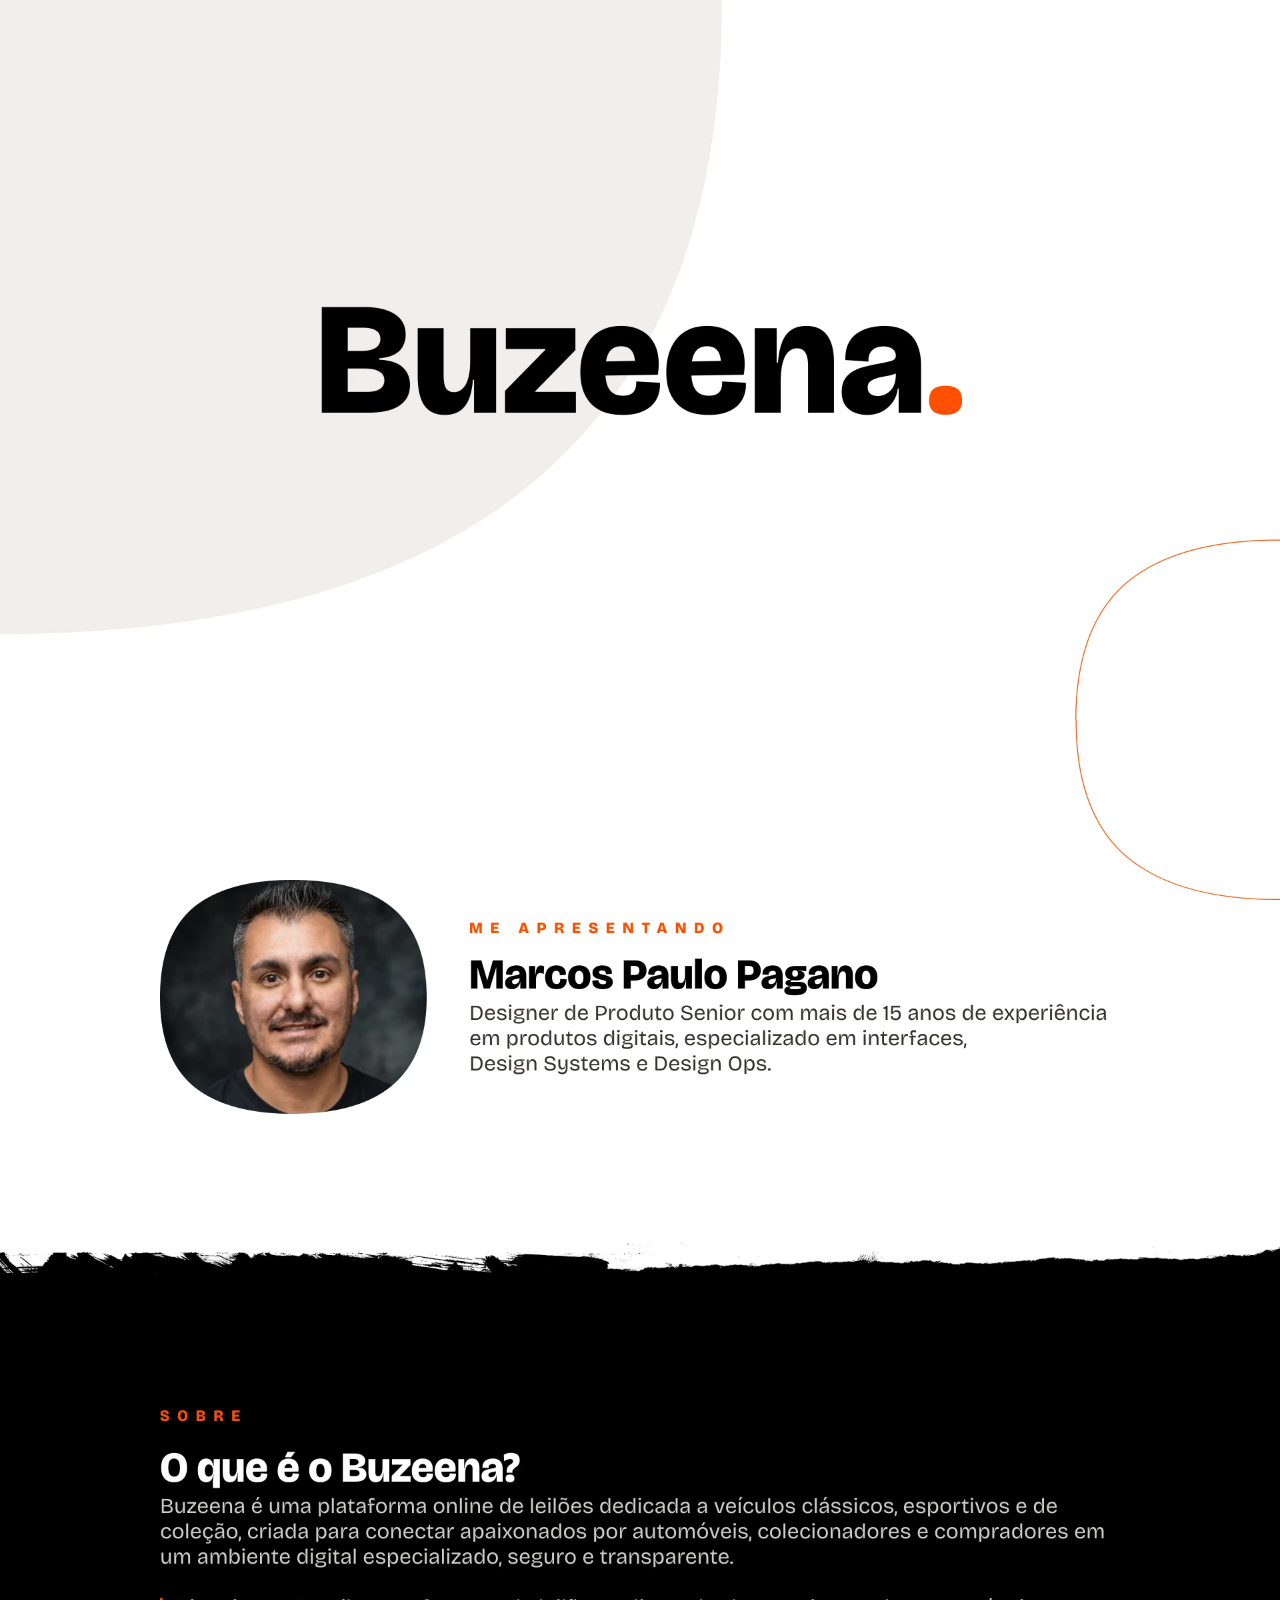
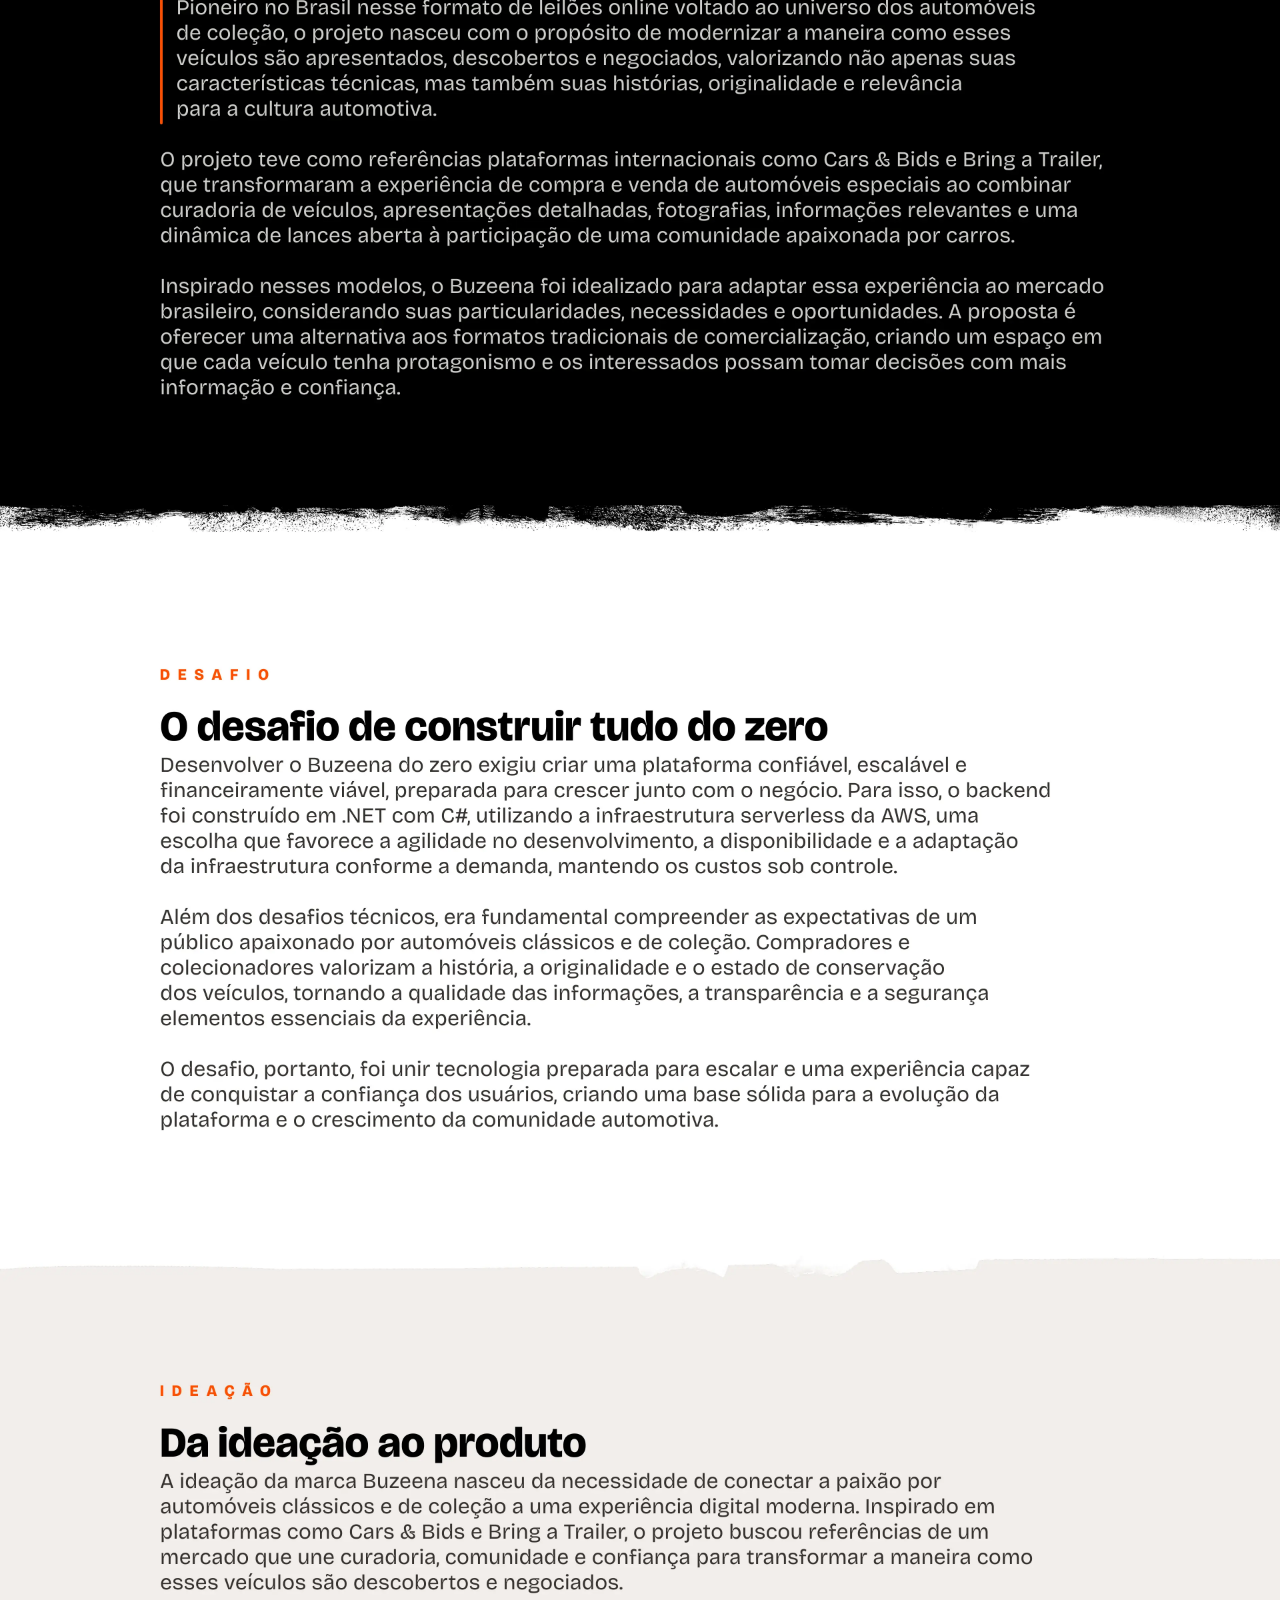
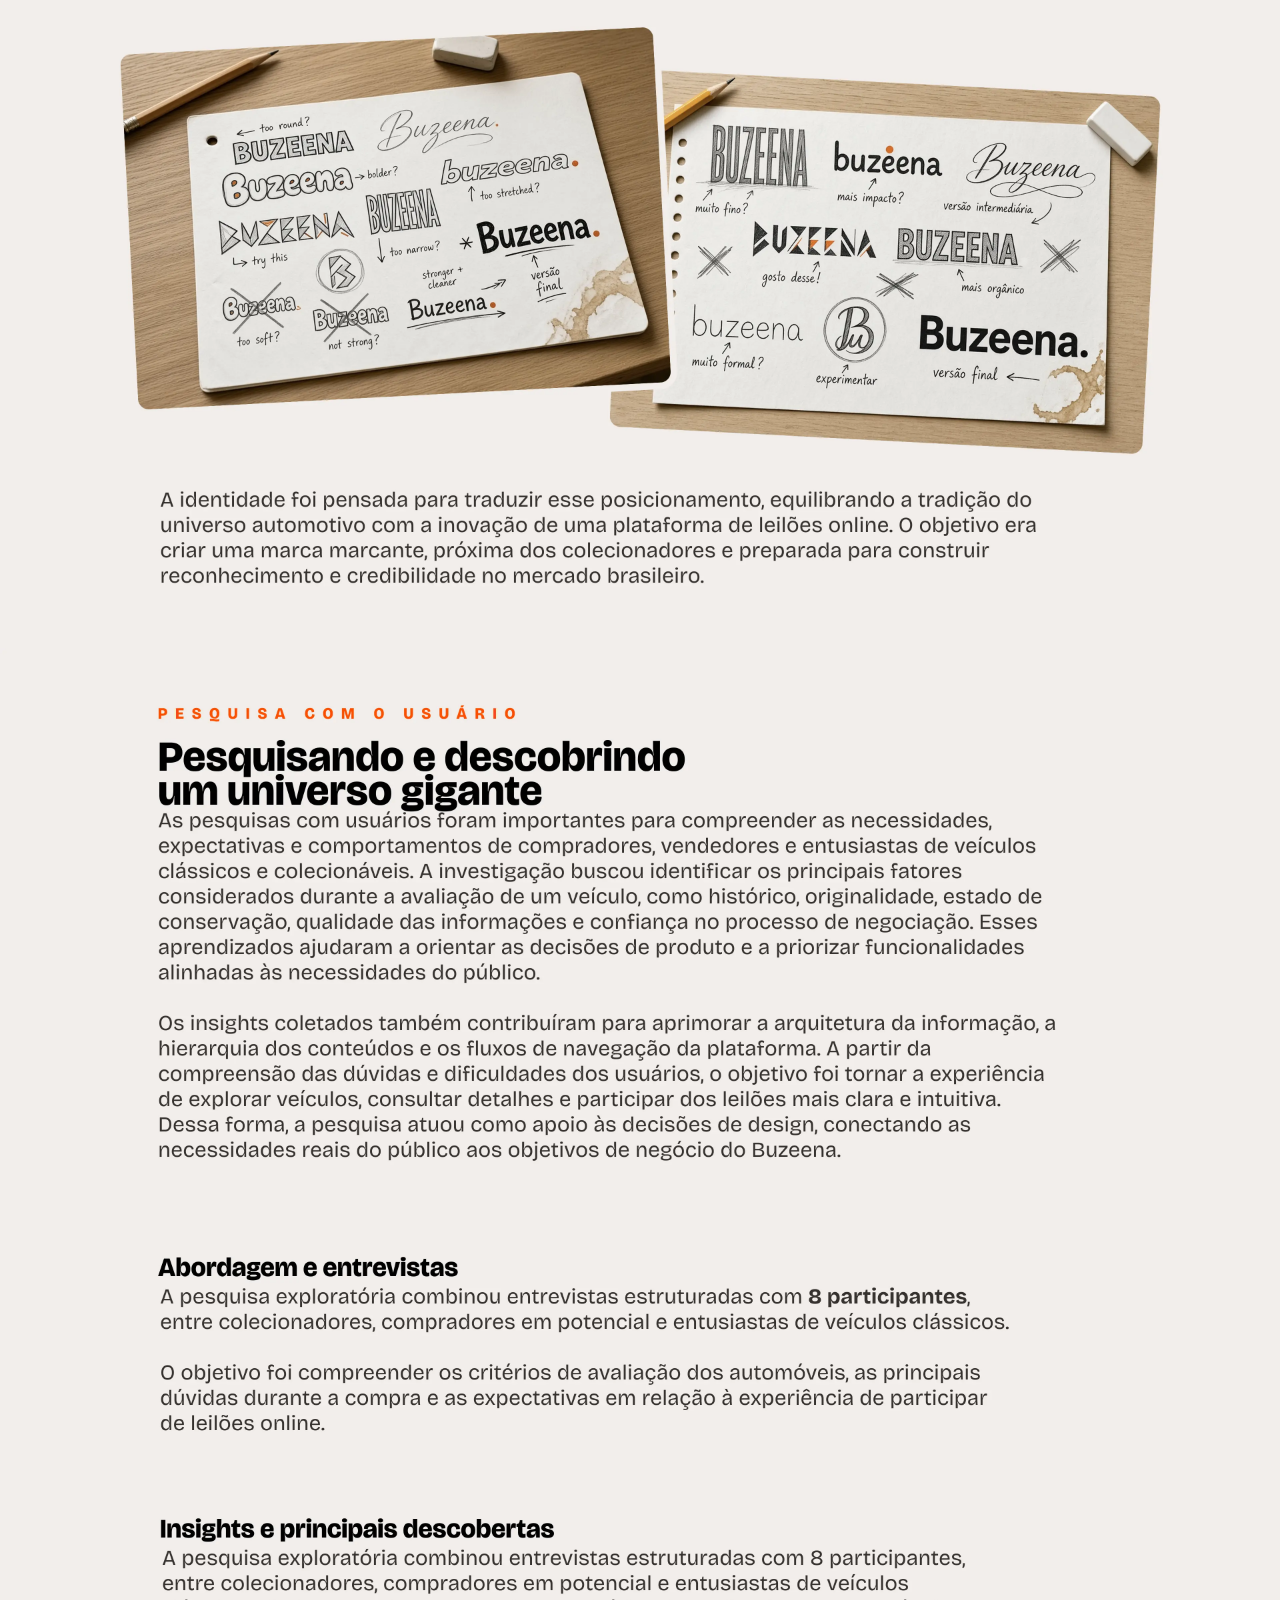
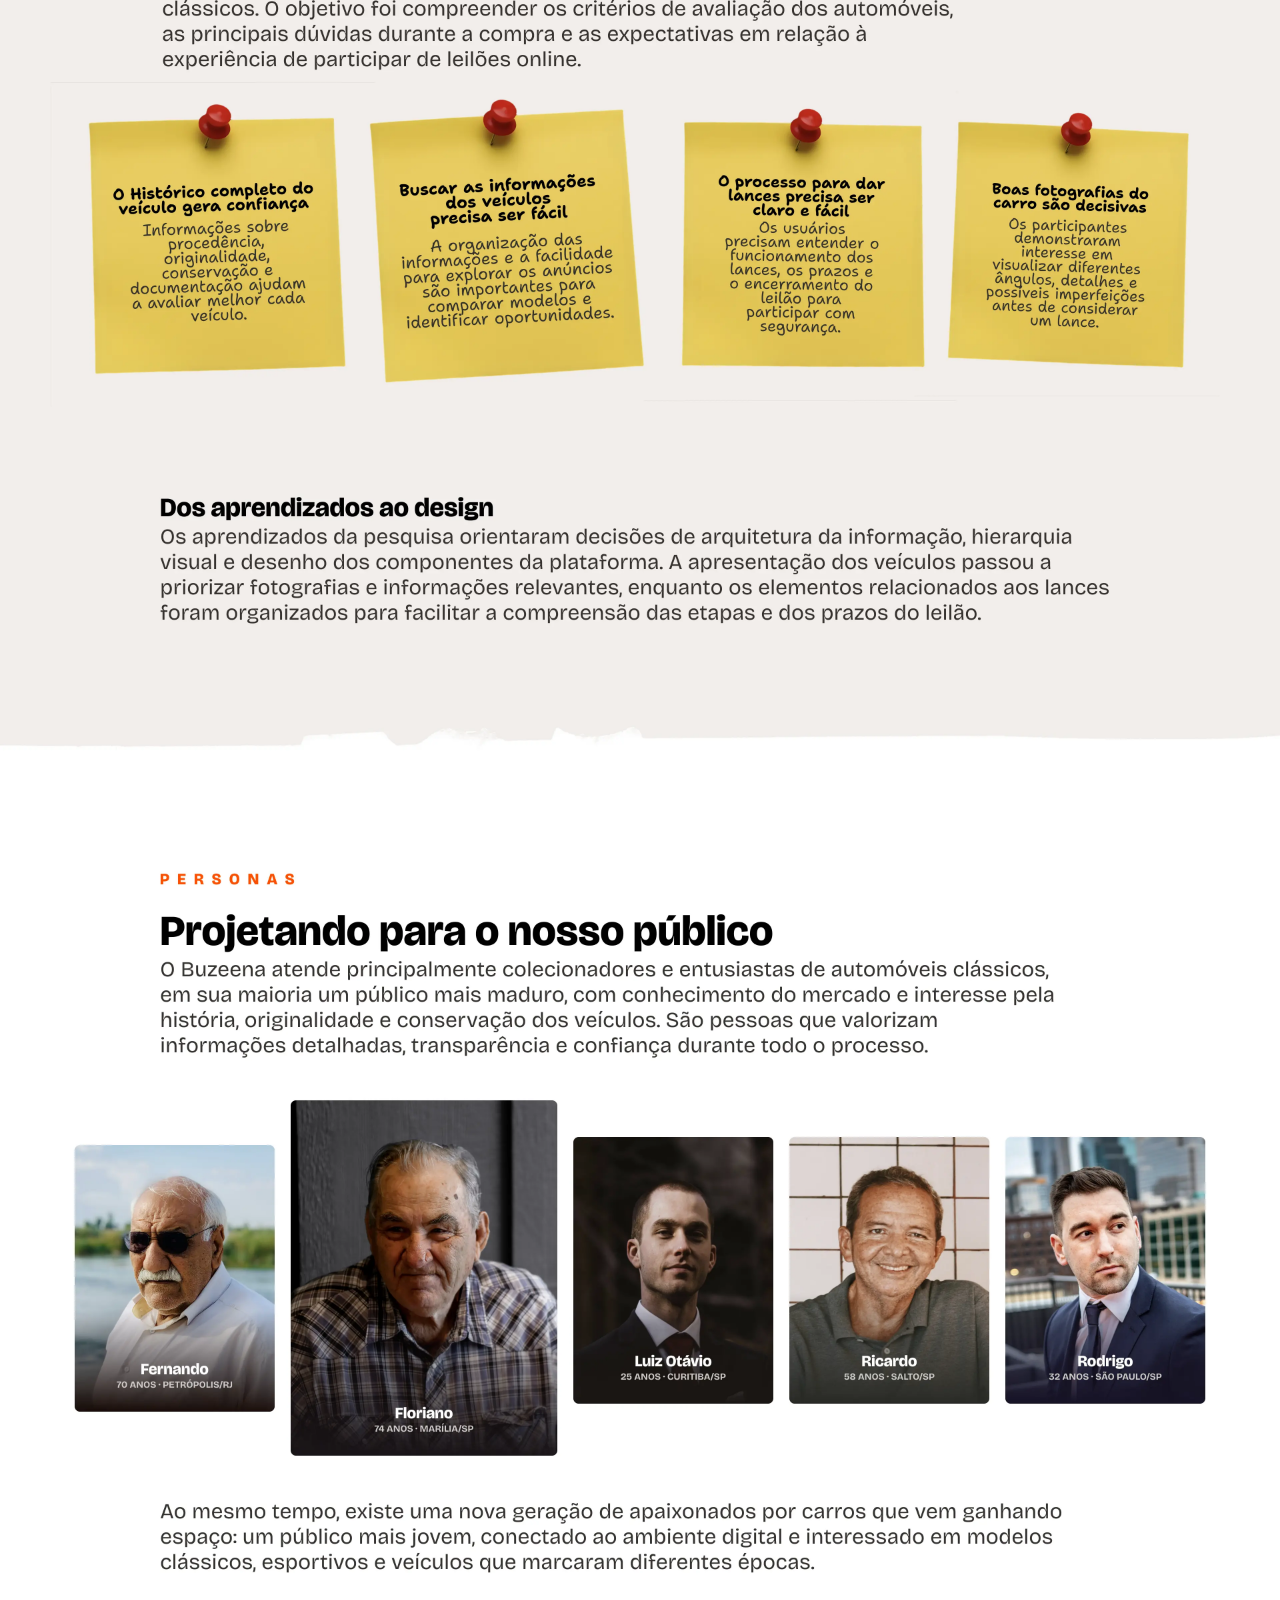
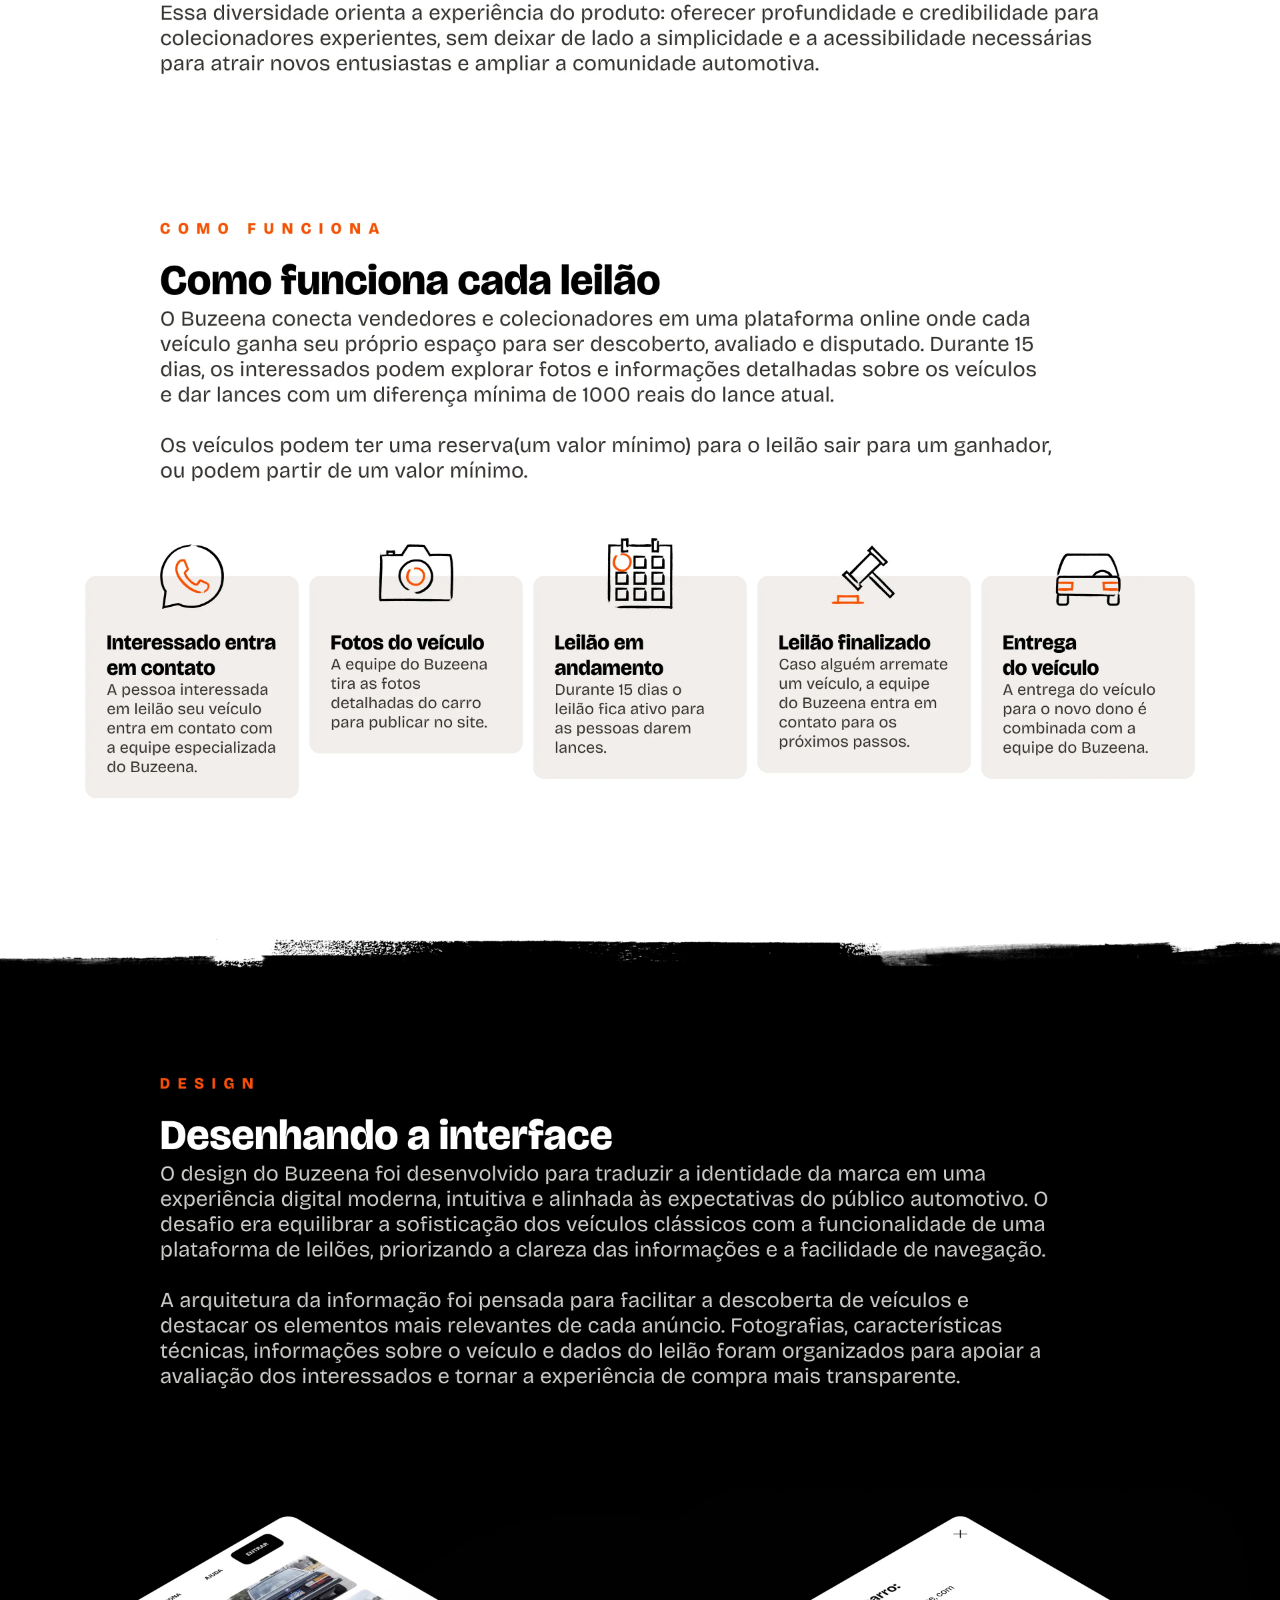
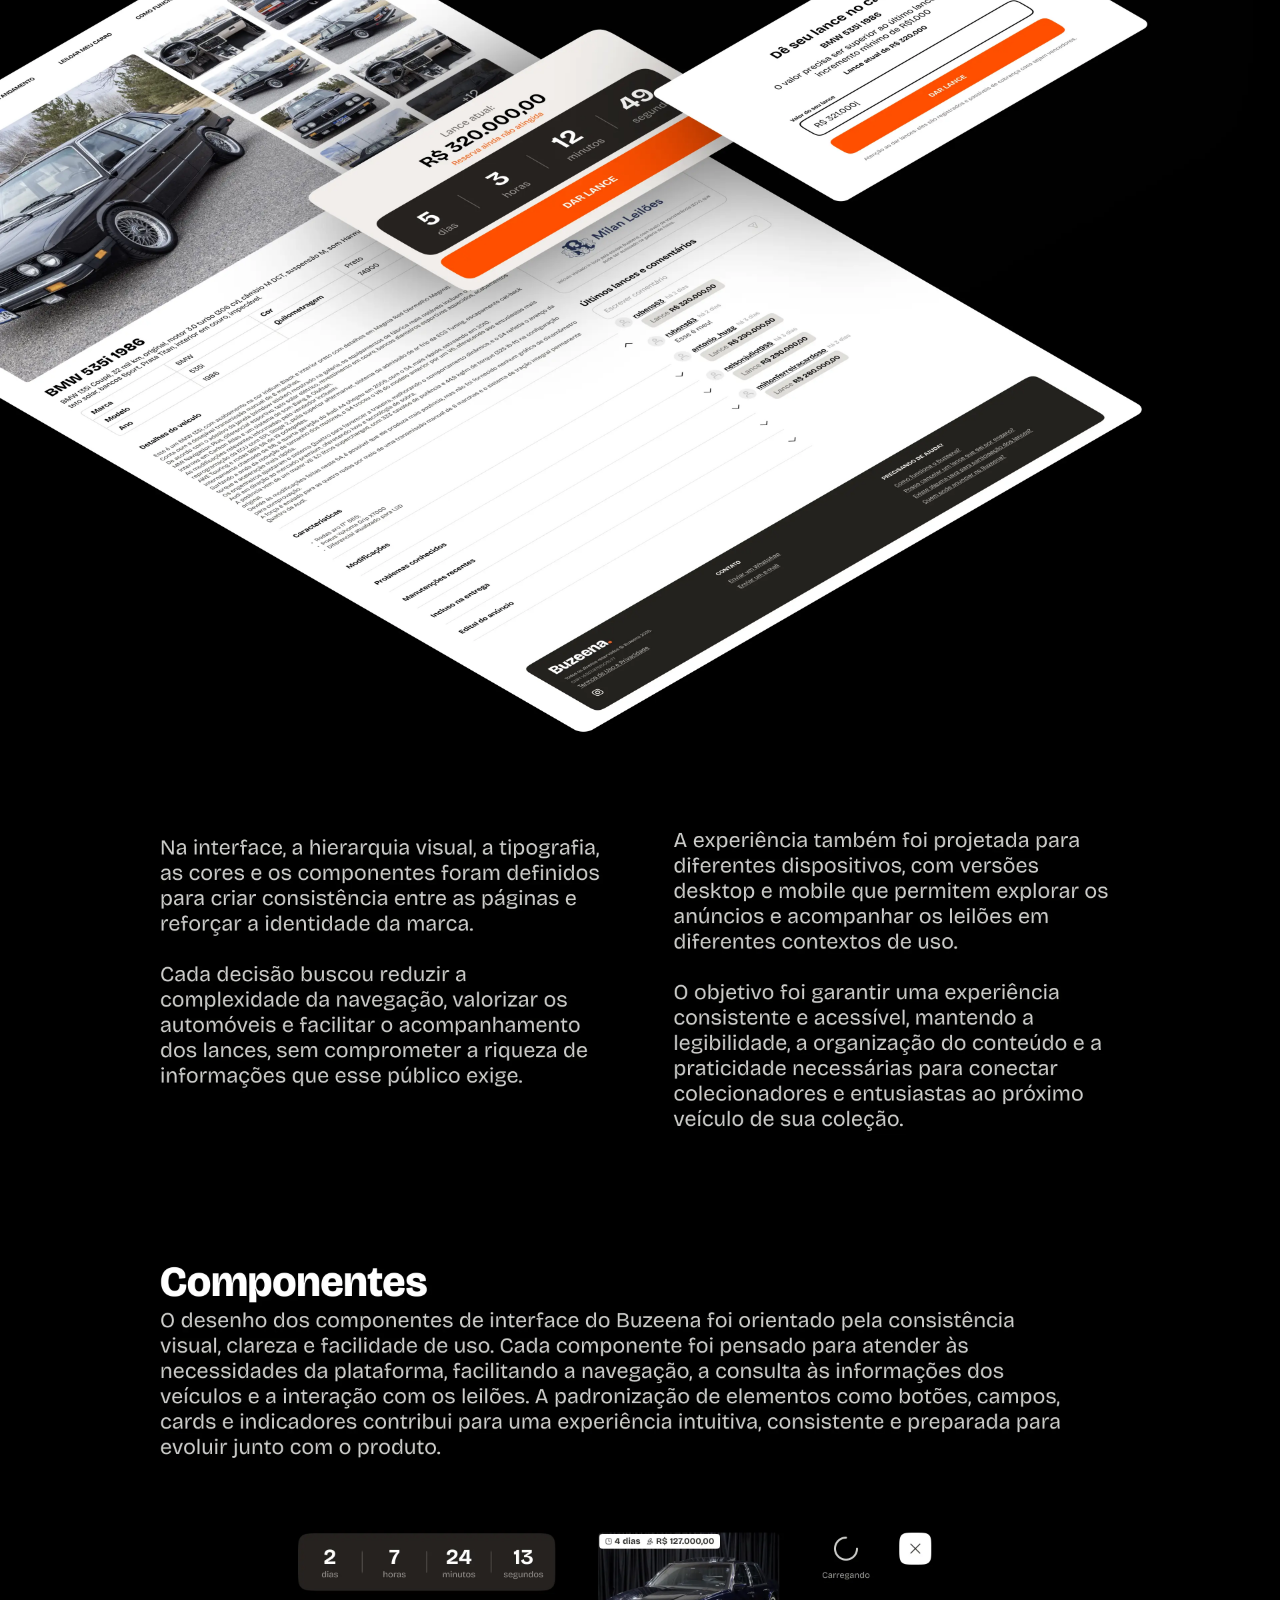
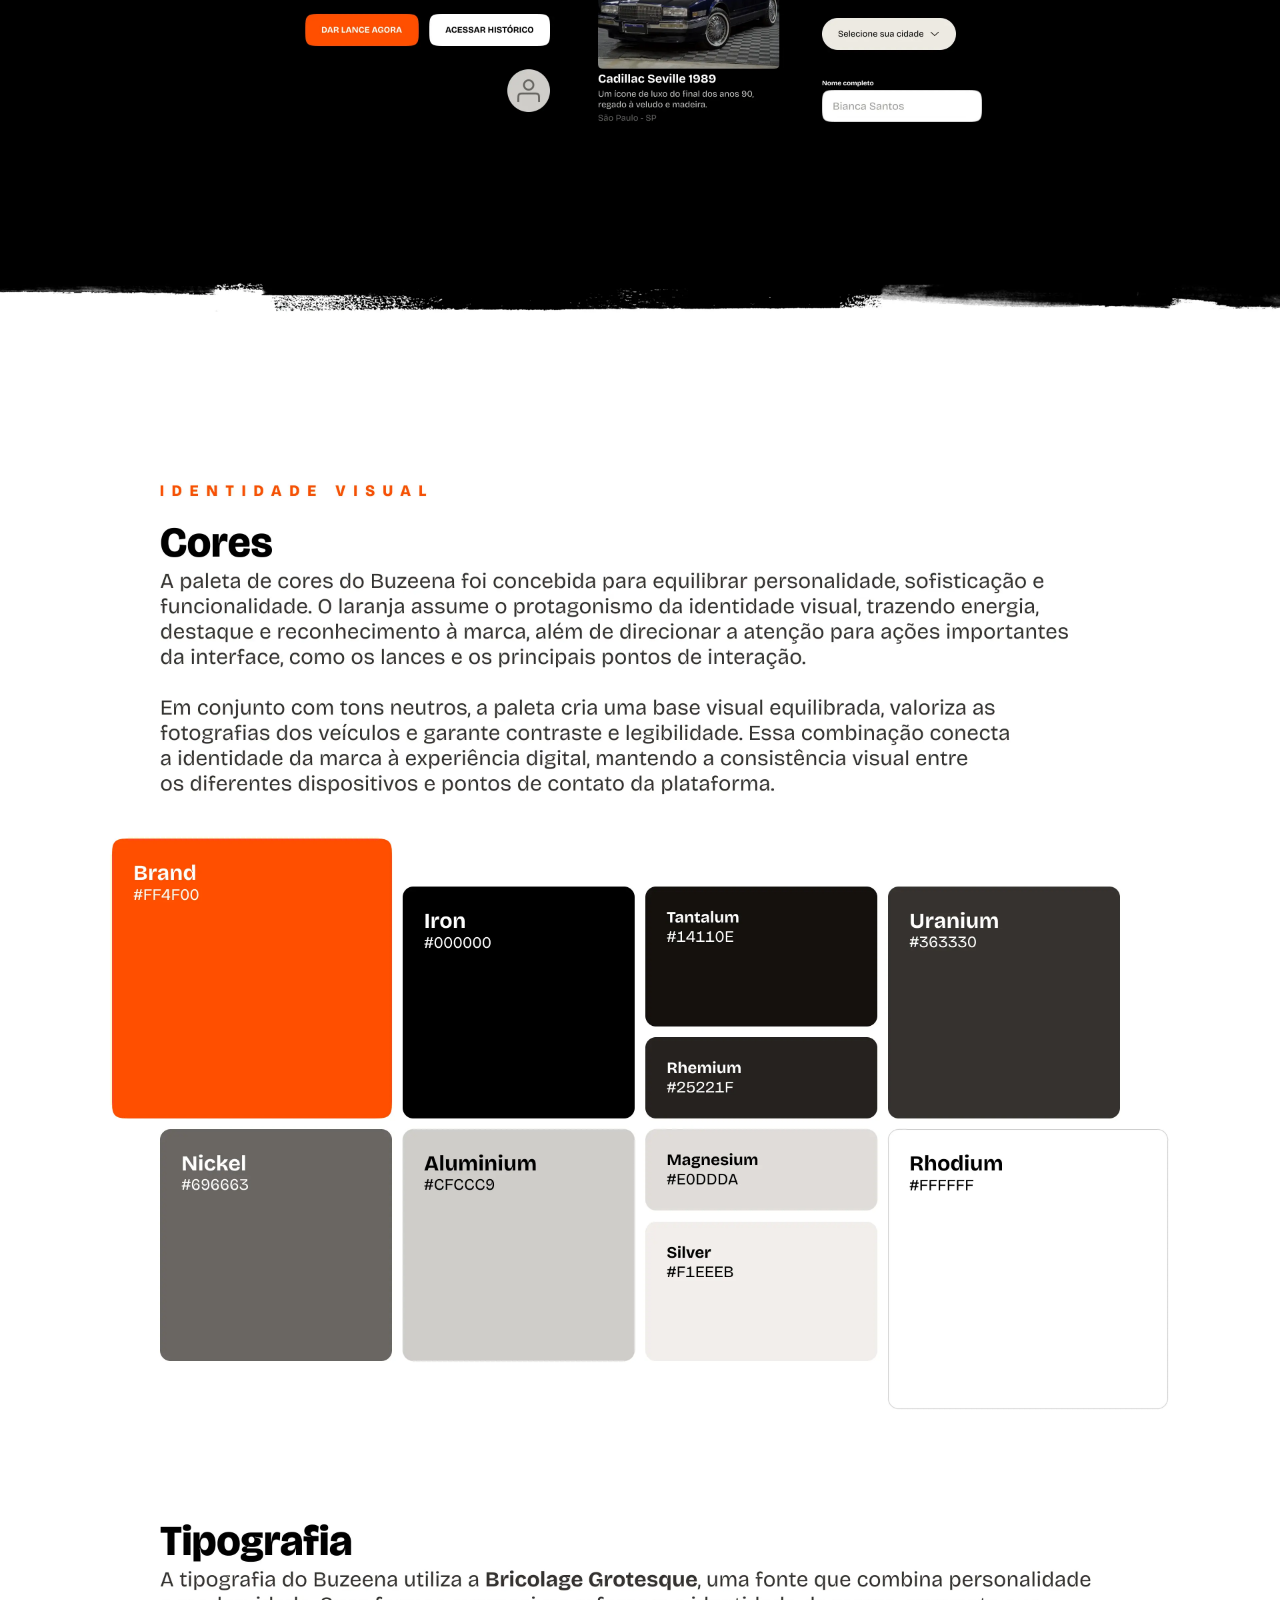
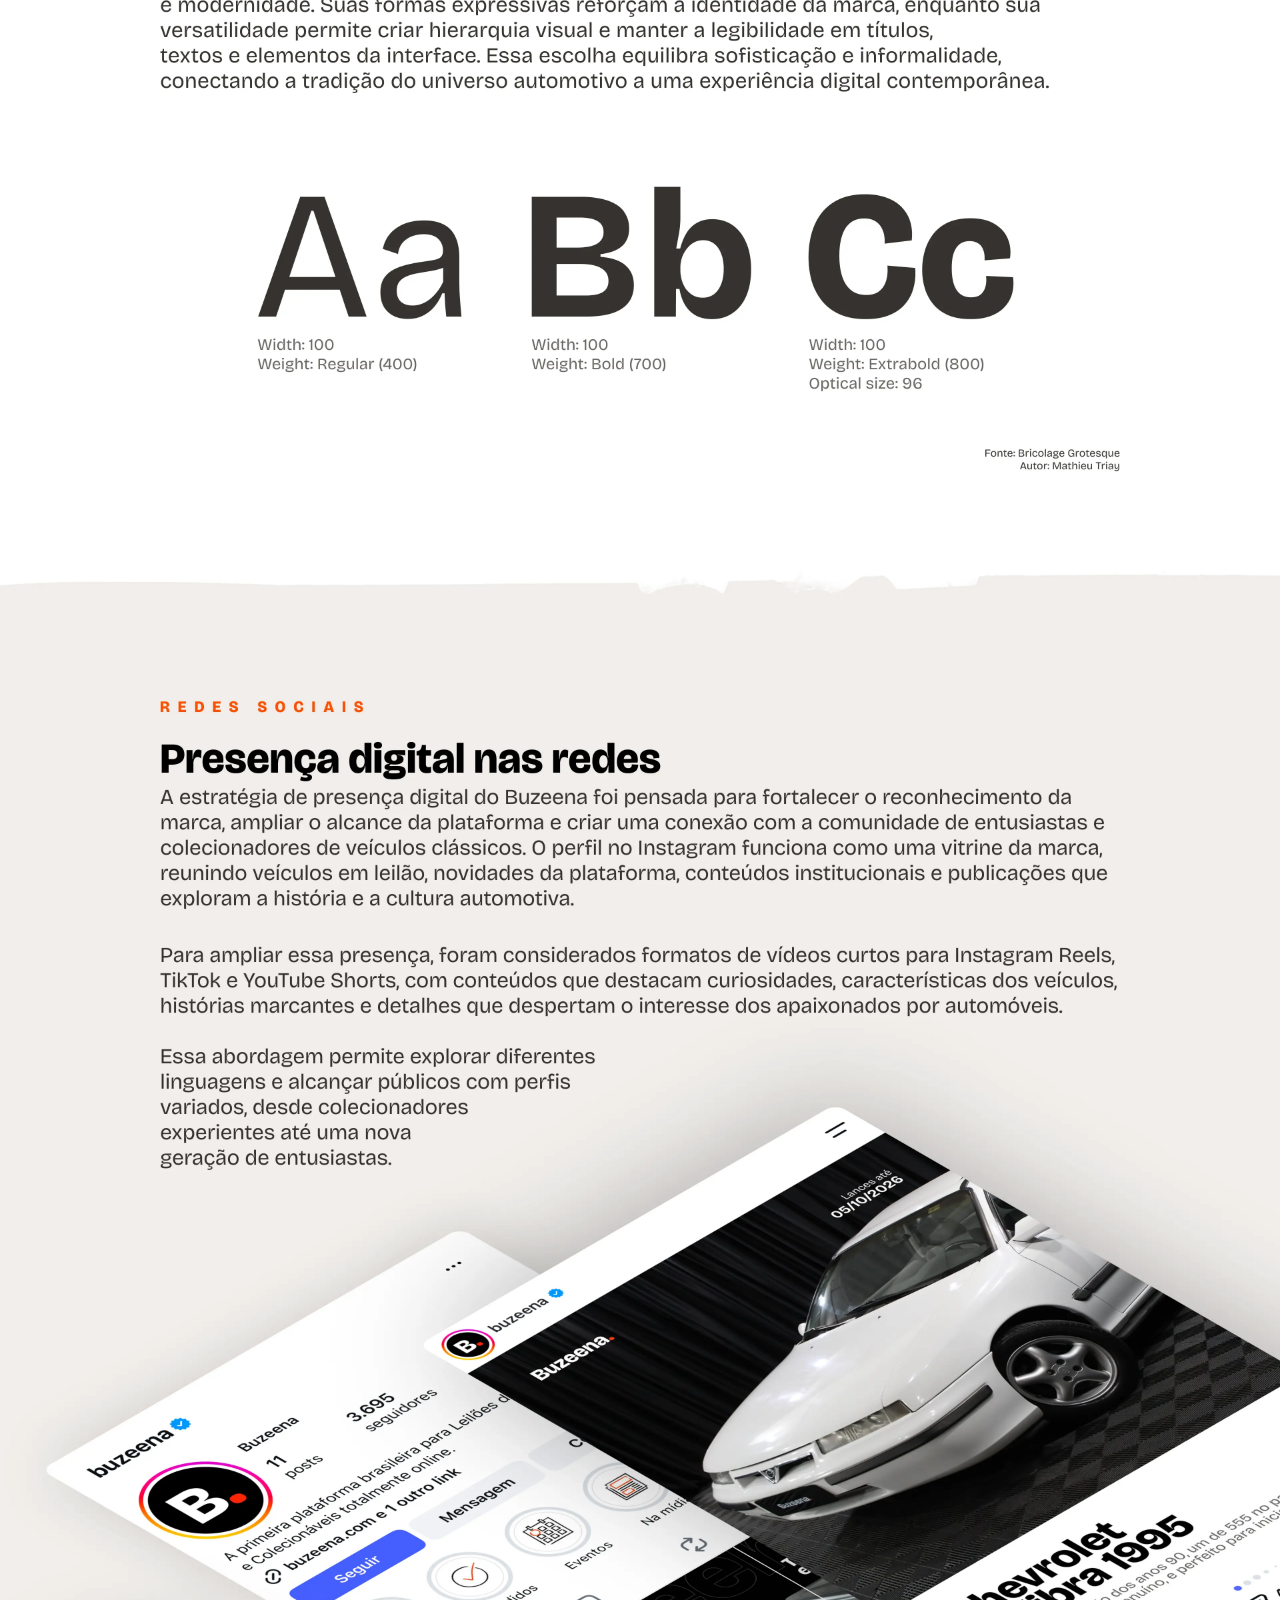
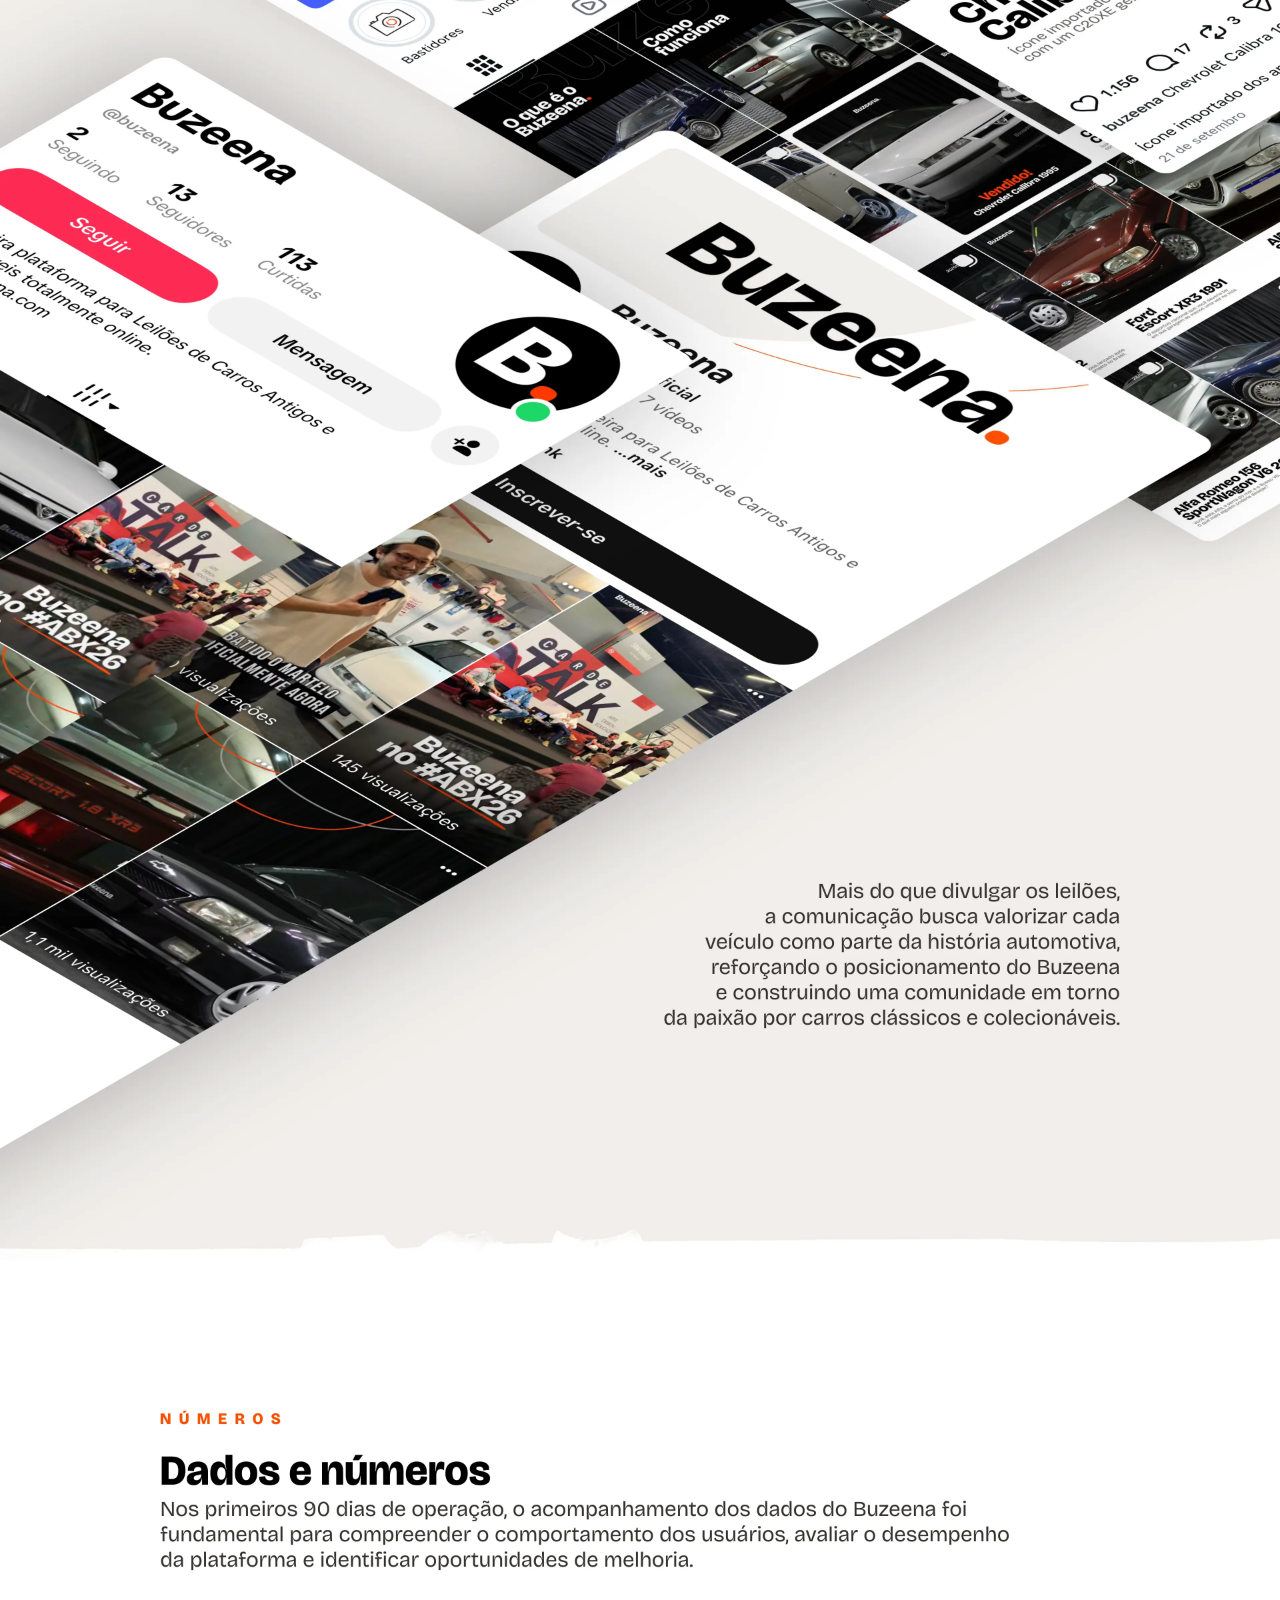
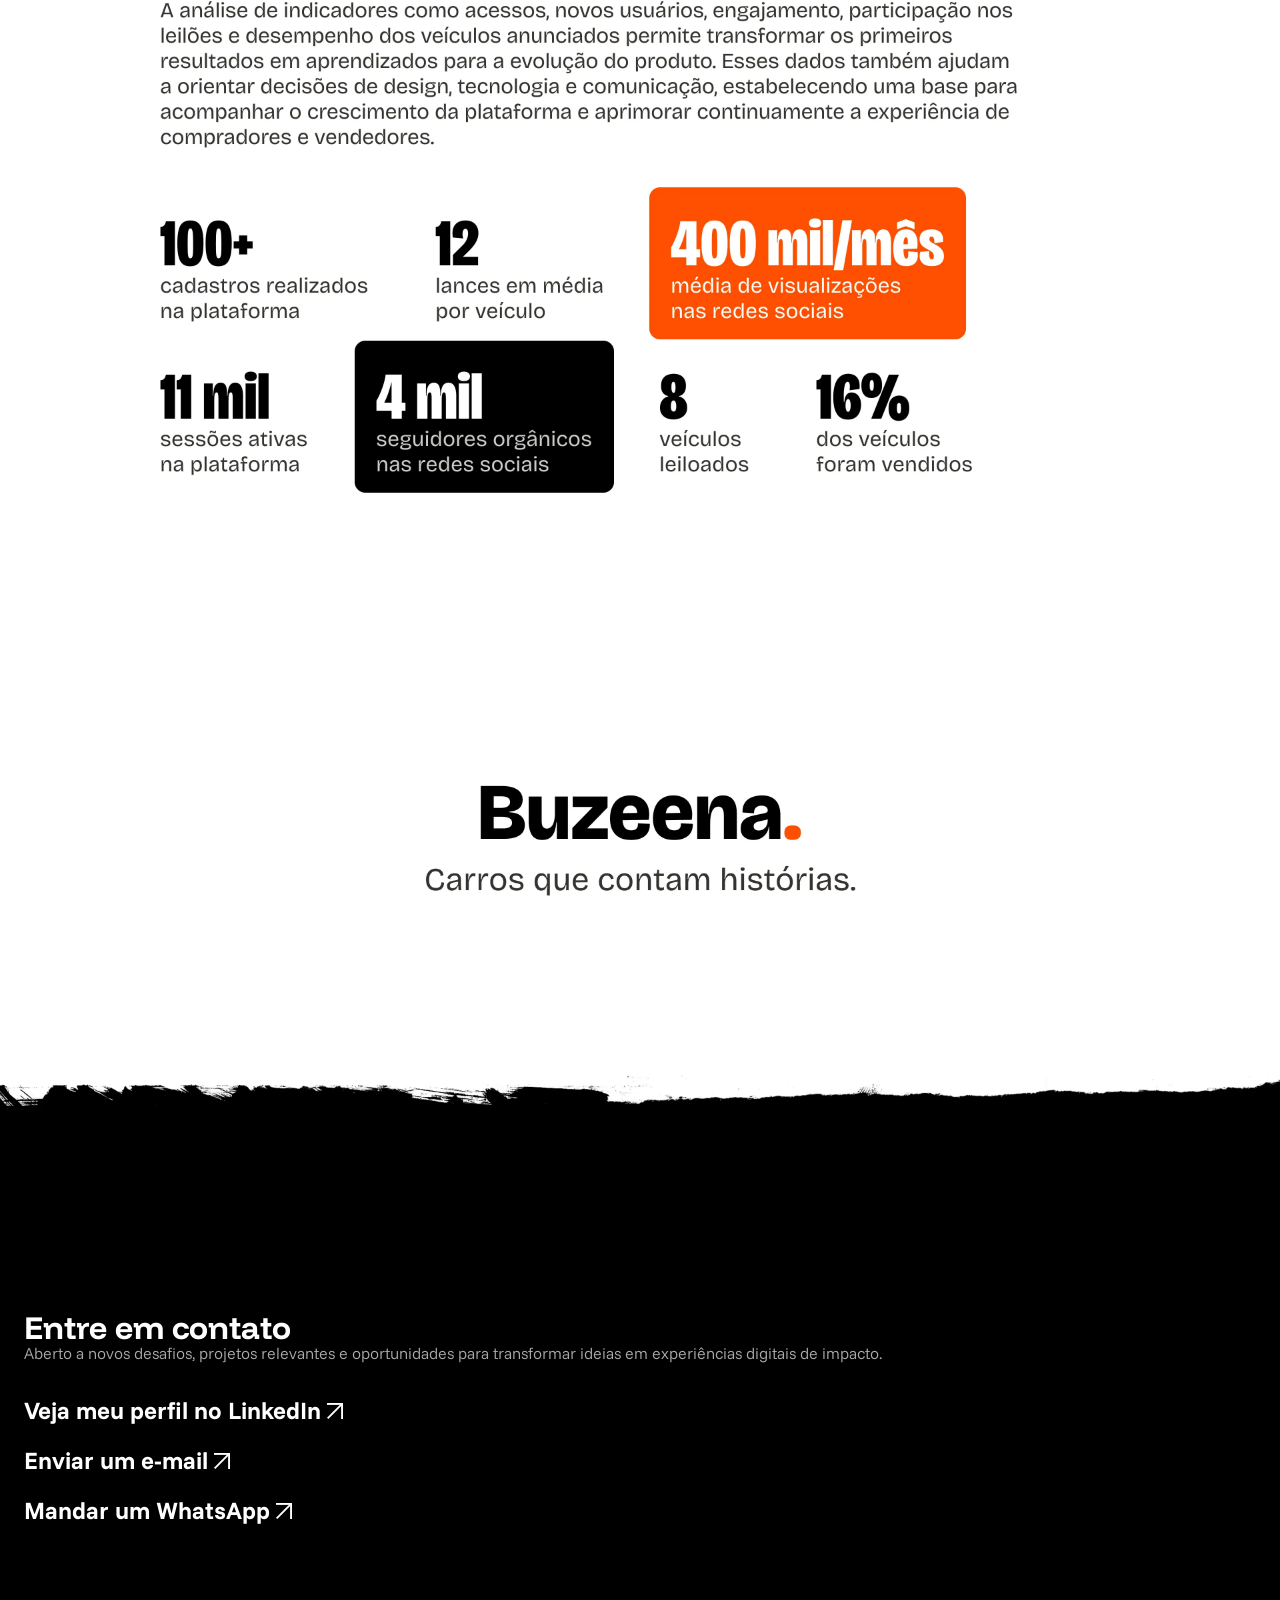
<file: buzeena/index.html>
<!DOCTYPE html>
<html lang="pt-BR">
<head>
    <title>Buzeena – Marcos Paulo Pagano</title>
    <meta name="viewport" content="width=device-width, initial-scale=1.0, maximum-scale=1.0, user-scalable=no">
    <meta charset="UTF-8">
    <link rel="stylesheet" href="../style.css">
    <link rel="icon" type="image/x-icon" href="../favicon.ico">
    <link rel="preconnect" href="https://fonts.googleapis.com">
    <link rel="preconnect" href="https://fonts.gstatic.com" crossorigin>
    <link href="https://fonts.googleapis.com/css2?family=Funnel+Display:wght@100..800&display=swap" rel="stylesheet">
    <link href="https://fonts.googleapis.com/css2?family=Funnel+Sans:ital,wght@0,100..800;1,300..800&display=swap" rel="stylesheet">
</head>
<body>





    
    <img src="cover.webp" class="work-full-image" />
    <img src="me-apresentando.webp" class="work-full-image" />
    <img src="sobre.webp" class="work-full-image" loading="lazy" />
    <img src="desafios.webp" class="work-full-image" loading="lazy" />
    <img src="ideacao.webp" class="work-full-image" loading="lazy" />
    <img src="pesquisa.webp" class="work-full-image" loading="lazy" />
    <img src="personas.webp" class="work-full-image" loading="lazy" />
    <img src="como-funciona.webp" class="work-full-image" loading="lazy" />
    <img src="design.webp" class="work-full-image" loading="lazy" />
    <img src="interface.webp" class="work-full-image" loading="lazy" />
    <img src="cores.webp" class="work-full-image" loading="lazy" />
    <img src="tipografia.webp" class="work-full-image" loading="lazy" />
    <img src="redes-sociais.webp" class="work-full-image" loading="lazy" />
    <img src="dados-e-numeros.webp" class="work-full-image" loading="lazy" />
    <img src="ending.webp" class="work-full-image" loading="lazy" />





    
<section id="contact">
    <div id="contact-title">
        <h2>Entre em contato</h2>
        <p class="contact-text">Aberto a novos desafios, projetos relevantes e oportunidades para transformar ideias em experiências digitais de impacto.</p>
    </div>

    <div class="contact-links">
        <a target="_blank" href="https://www.linkedin.com/in/mppagano">Veja meu perfil no LinkedIn <svg width="16" height="16" viewBox="0 0 24 24" fill="none" xmlns="http://www.w3.org/2000/svg"><g clip-path="url(#clip0_25_41)"><path d="M0 22.0002L22 0L24 2L2 24.0002L0 22.0002Z" fill="white" style="fill:white;fill-opacity:1;"/><rect width="24" height="2.83" fill="white" style="fill:white;fill-opacity:1;"/><rect x="21.17" width="2.83" height="24" fill="white" style="fill:white;fill-opacity:1;"/></g><defs><clipPath id="clip0_25_41"><rect width="24" height="24" fill="white" style="fill:white;fill-opacity:1;"/></clipPath></defs></svg></a><br /><br />
        <a href="mailto:mppagano@gmail.com">Enviar um e-mail <svg width="16" height="16" viewBox="0 0 24 24" fill="none" xmlns="http://www.w3.org/2000/svg"><g clip-path="url(#clip0_25_41)"><path d="M0 22.0002L22 0L24 2L2 24.0002L0 22.0002Z" fill="white" style="fill:white;fill-opacity:1;"/><rect width="24" height="2.83" fill="white" style="fill:white;fill-opacity:1;"/><rect x="21.17" width="2.83" height="24" fill="white" style="fill:white;fill-opacity:1;"/></g><defs><clipPath id="clip0_25_41"><rect width="24" height="24" fill="white" style="fill:white;fill-opacity:1;"/></clipPath></defs></svg></a><br /><br />
        <a href="https://wa.me/5511991570157">Mandar um WhatsApp <svg width="16" height="16" viewBox="0 0 24 24" fill="none" xmlns="http://www.w3.org/2000/svg"><g clip-path="url(#clip0_25_41)"><path d="M0 22.0002L22 0L24 2L2 24.0002L0 22.0002Z" fill="white" style="fill:white;fill-opacity:1;"/><rect width="24" height="2.83" fill="white" style="fill:white;fill-opacity:1;"/><rect x="21.17" width="2.83" height="24" fill="white" style="fill:white;fill-opacity:1;"/></g><defs><clipPath id="clip0_25_41"><rect width="24" height="24" fill="white" style="fill:white;fill-opacity:1;"/></clipPath></defs></svg></a>
    </div>
</section>


    

<footer id="footer">
  <div class="footer-hero-text">#becurious</div>
</footer>
</body>
</file>
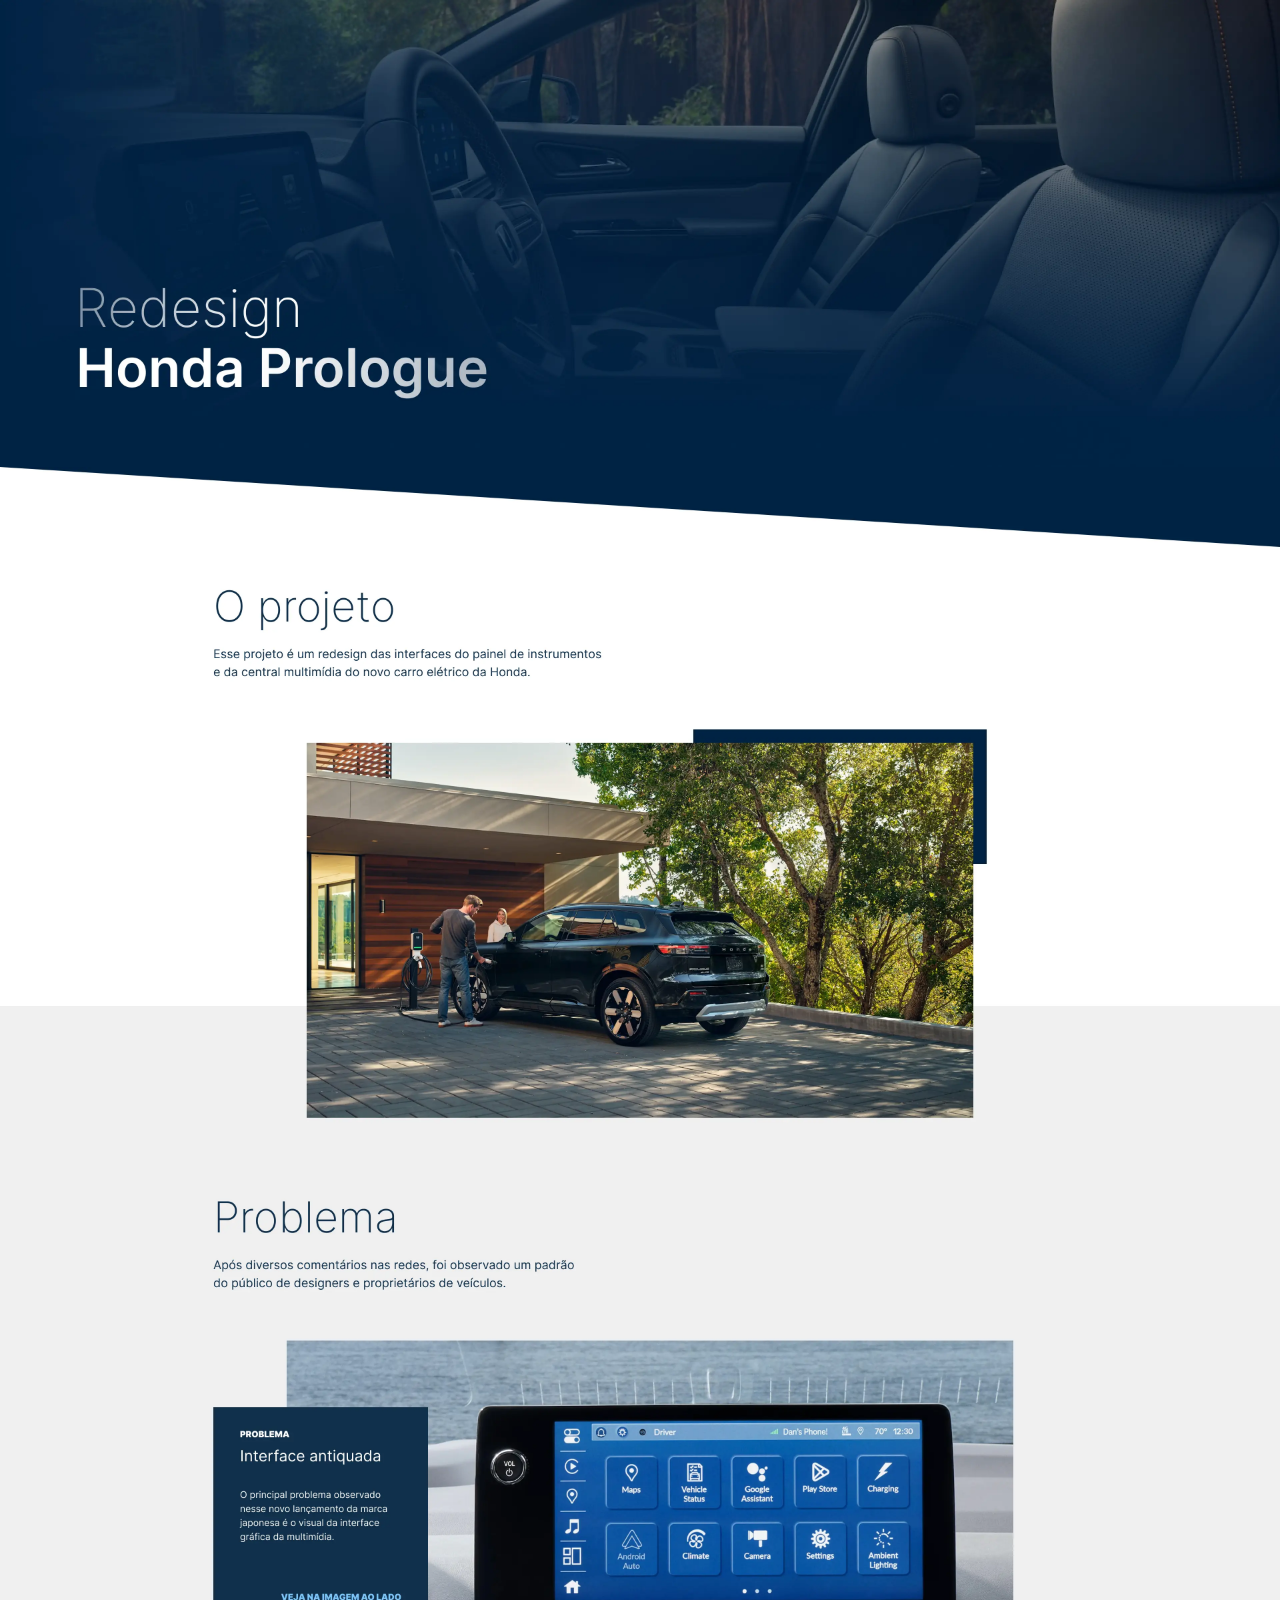
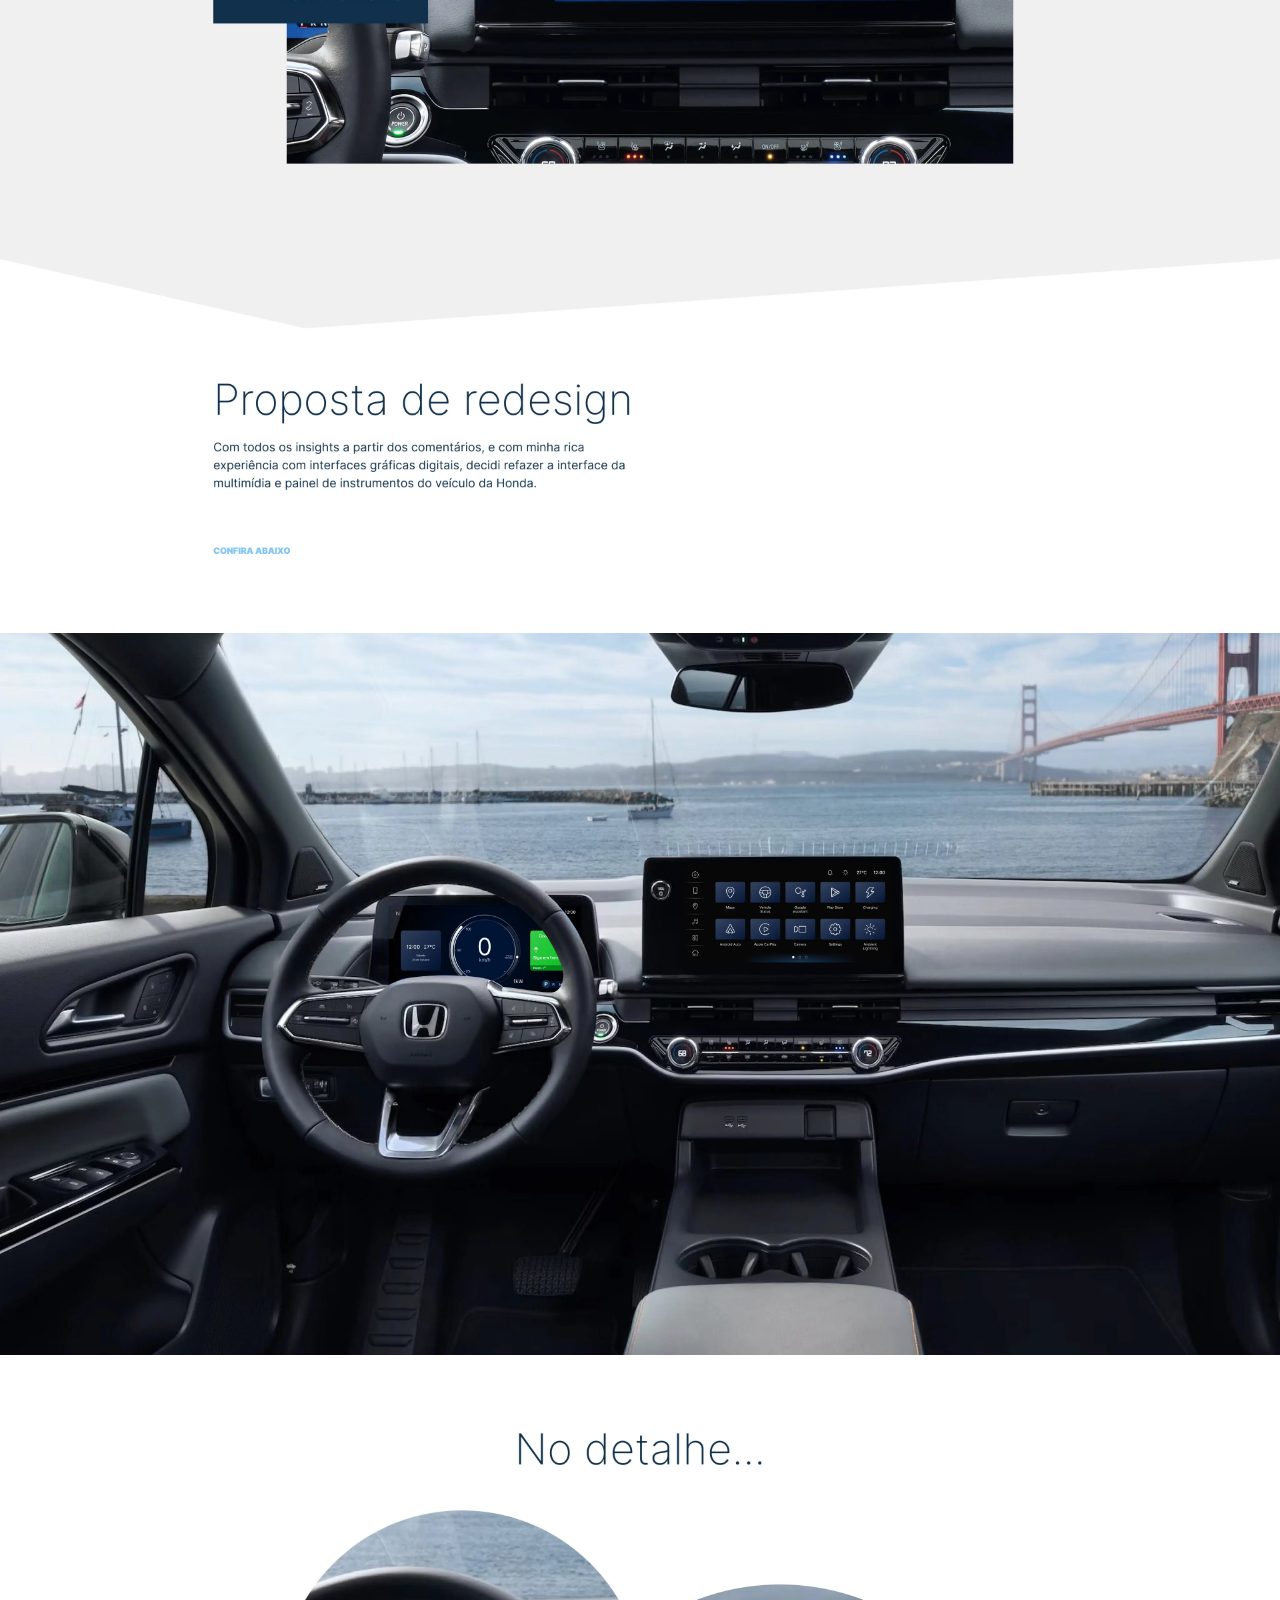
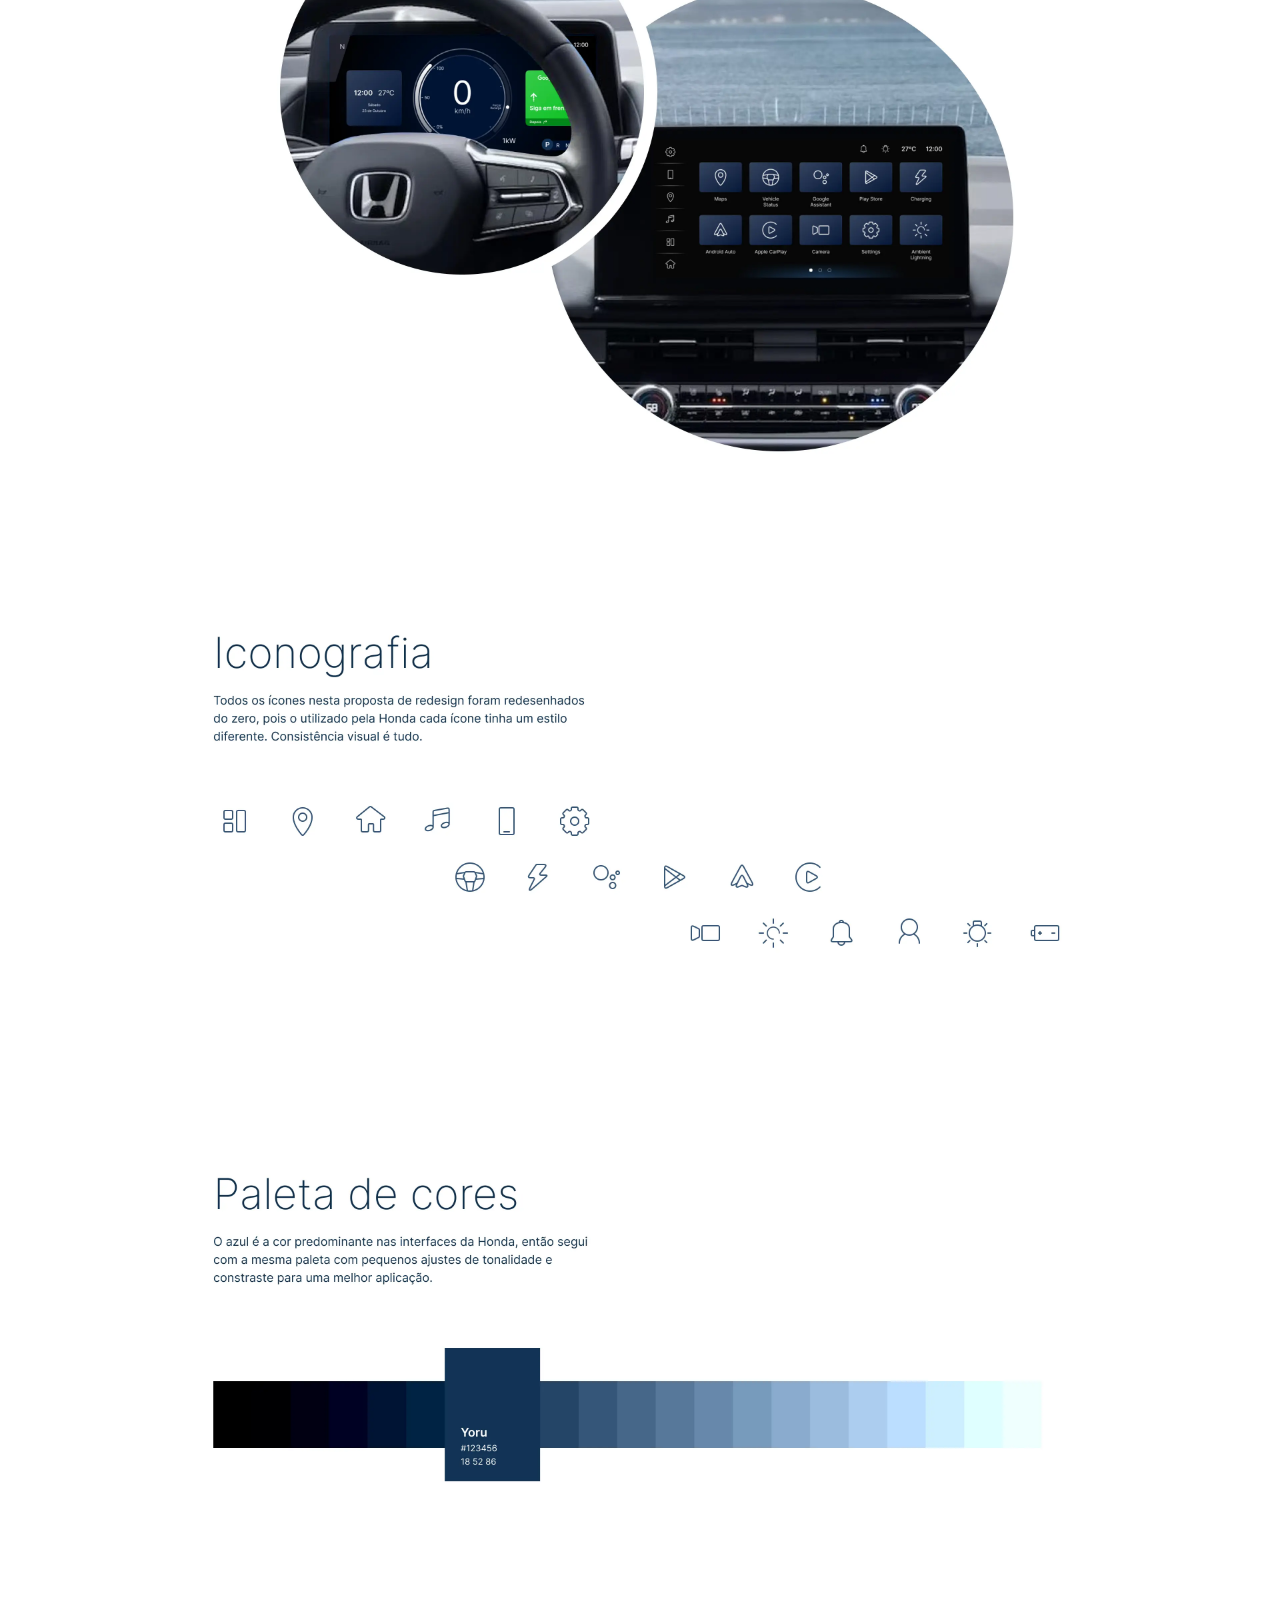
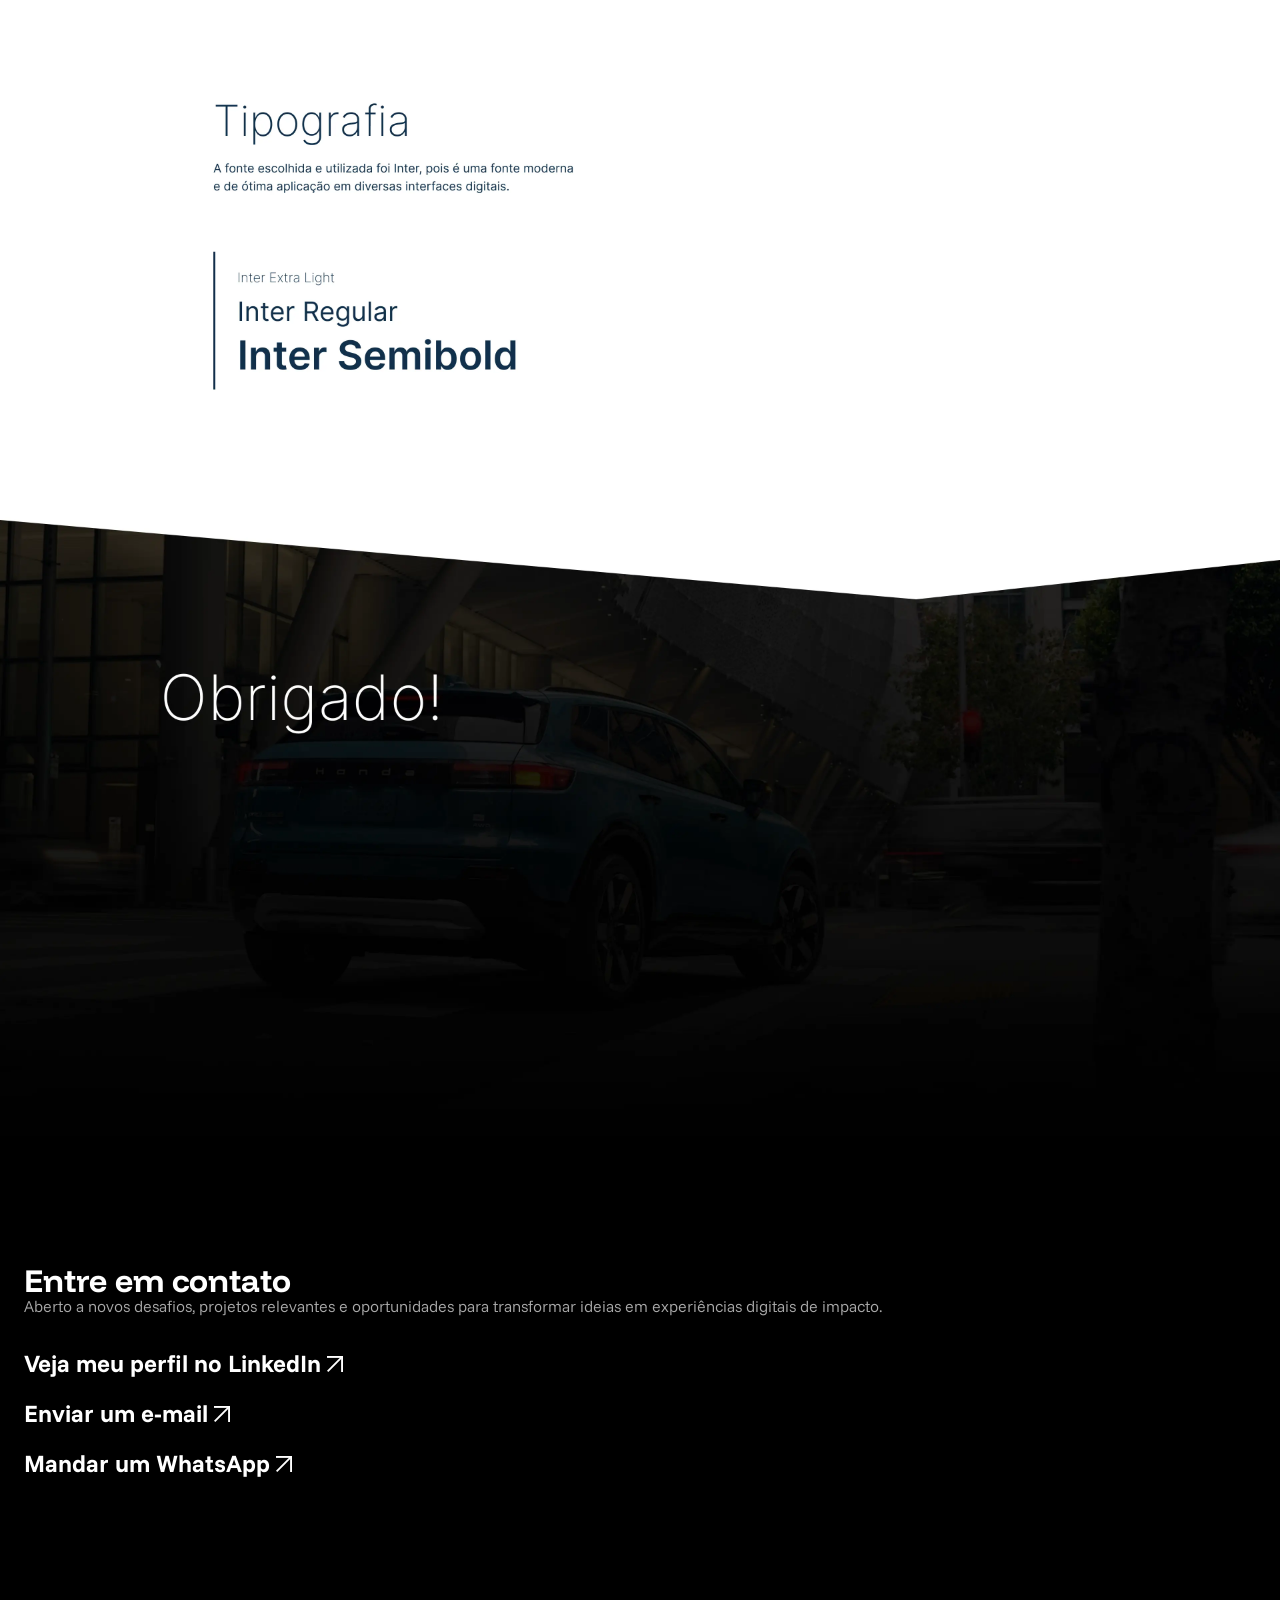
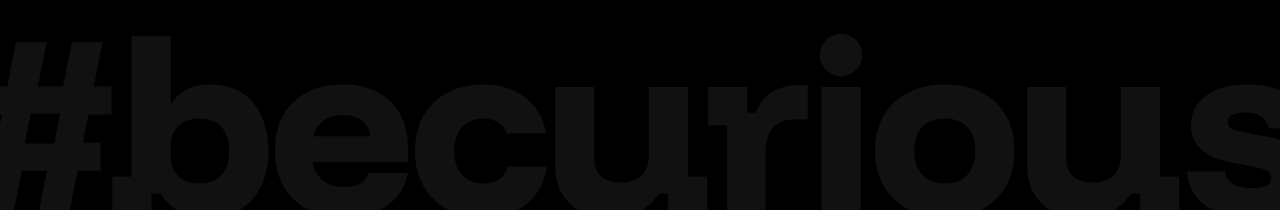
<file: hondaprologue/index.html>
<!DOCTYPE html>
<html lang="pt-BR">
<head>
    <title>Redesign Honda Prologue – Marcos Paulo Pagano</title>
    <meta name="viewport" content="width=device-width, initial-scale=1.0, maximum-scale=1.0, user-scalable=no">
    <meta charset="UTF-8">
    <link rel="stylesheet" href="../style.css">
    <link rel="icon" type="image/x-icon" href="../favicon.ico">
    <link rel="preconnect" href="https://fonts.googleapis.com">
    <link rel="preconnect" href="https://fonts.gstatic.com" crossorigin>
    <link href="https://fonts.googleapis.com/css2?family=Funnel+Display:wght@100..800&display=swap" rel="stylesheet">
    <link href="https://fonts.googleapis.com/css2?family=Funnel+Sans:ital,wght@0,100..800;1,300..800&display=swap" rel="stylesheet">
    <!-- <meta http-equiv="refresh" content="0; url=https://www.behance.net/mppagano"> -->
</head>
<body>





    <img src="cover.webp" class="work-full-image" />
    <img src="projeto.webp" class="work-full-image" />
    <img src="problema.webp" class="work-full-image" loading="lazy" />
    <img src="proposta.webp" class="work-full-image" loading="lazy" />
    <img src="preview.webp" class="work-full-image" loading="lazy" />
    <img src="detalhe.webp" class="work-full-image" loading="lazy" />
    <img src="iconografia.webp" class="work-full-image" loading="lazy" />
    <img src="cores.webp" class="work-full-image" loading="lazy" />
    <img src="tipografia.webp" class="work-full-image" loading="lazy" />
    <img src="end.webp" class="work-full-image" loading="lazy" />
    
  
  








    

<section id="contact">
    <div id="contact-title">
        <h2>Entre em contato</h2>
        <p class="contact-text">Aberto a novos desafios, projetos relevantes e oportunidades para transformar ideias em experiências digitais de impacto.</p>
    </div>

    <div class="contact-links">
        <a target="_blank" href="https://www.linkedin.com/in/mppagano">Veja meu perfil no LinkedIn <svg width="16" height="16" viewBox="0 0 24 24" fill="none" xmlns="http://www.w3.org/2000/svg"><g clip-path="url(#clip0_25_41)"><path d="M0 22.0002L22 0L24 2L2 24.0002L0 22.0002Z" fill="white" style="fill:white;fill-opacity:1;"/><rect width="24" height="2.83" fill="white" style="fill:white;fill-opacity:1;"/><rect x="21.17" width="2.83" height="24" fill="white" style="fill:white;fill-opacity:1;"/></g><defs><clipPath id="clip0_25_41"><rect width="24" height="24" fill="white" style="fill:white;fill-opacity:1;"/></clipPath></defs></svg></a><br /><br />
        <a href="mailto:mppagano@gmail.com">Enviar um e-mail <svg width="16" height="16" viewBox="0 0 24 24" fill="none" xmlns="http://www.w3.org/2000/svg"><g clip-path="url(#clip0_25_41)"><path d="M0 22.0002L22 0L24 2L2 24.0002L0 22.0002Z" fill="white" style="fill:white;fill-opacity:1;"/><rect width="24" height="2.83" fill="white" style="fill:white;fill-opacity:1;"/><rect x="21.17" width="2.83" height="24" fill="white" style="fill:white;fill-opacity:1;"/></g><defs><clipPath id="clip0_25_41"><rect width="24" height="24" fill="white" style="fill:white;fill-opacity:1;"/></clipPath></defs></svg></a><br /><br />
        <a href="https://wa.me/5511991570157">Mandar um WhatsApp <svg width="16" height="16" viewBox="0 0 24 24" fill="none" xmlns="http://www.w3.org/2000/svg"><g clip-path="url(#clip0_25_41)"><path d="M0 22.0002L22 0L24 2L2 24.0002L0 22.0002Z" fill="white" style="fill:white;fill-opacity:1;"/><rect width="24" height="2.83" fill="white" style="fill:white;fill-opacity:1;"/><rect x="21.17" width="2.83" height="24" fill="white" style="fill:white;fill-opacity:1;"/></g><defs><clipPath id="clip0_25_41"><rect width="24" height="24" fill="white" style="fill:white;fill-opacity:1;"/></clipPath></defs></svg></a>
    </div>
</section>


    

<footer id="footer">
  <div class="footer-hero-text">#becurious</div>
</footer>
</body>
</file>
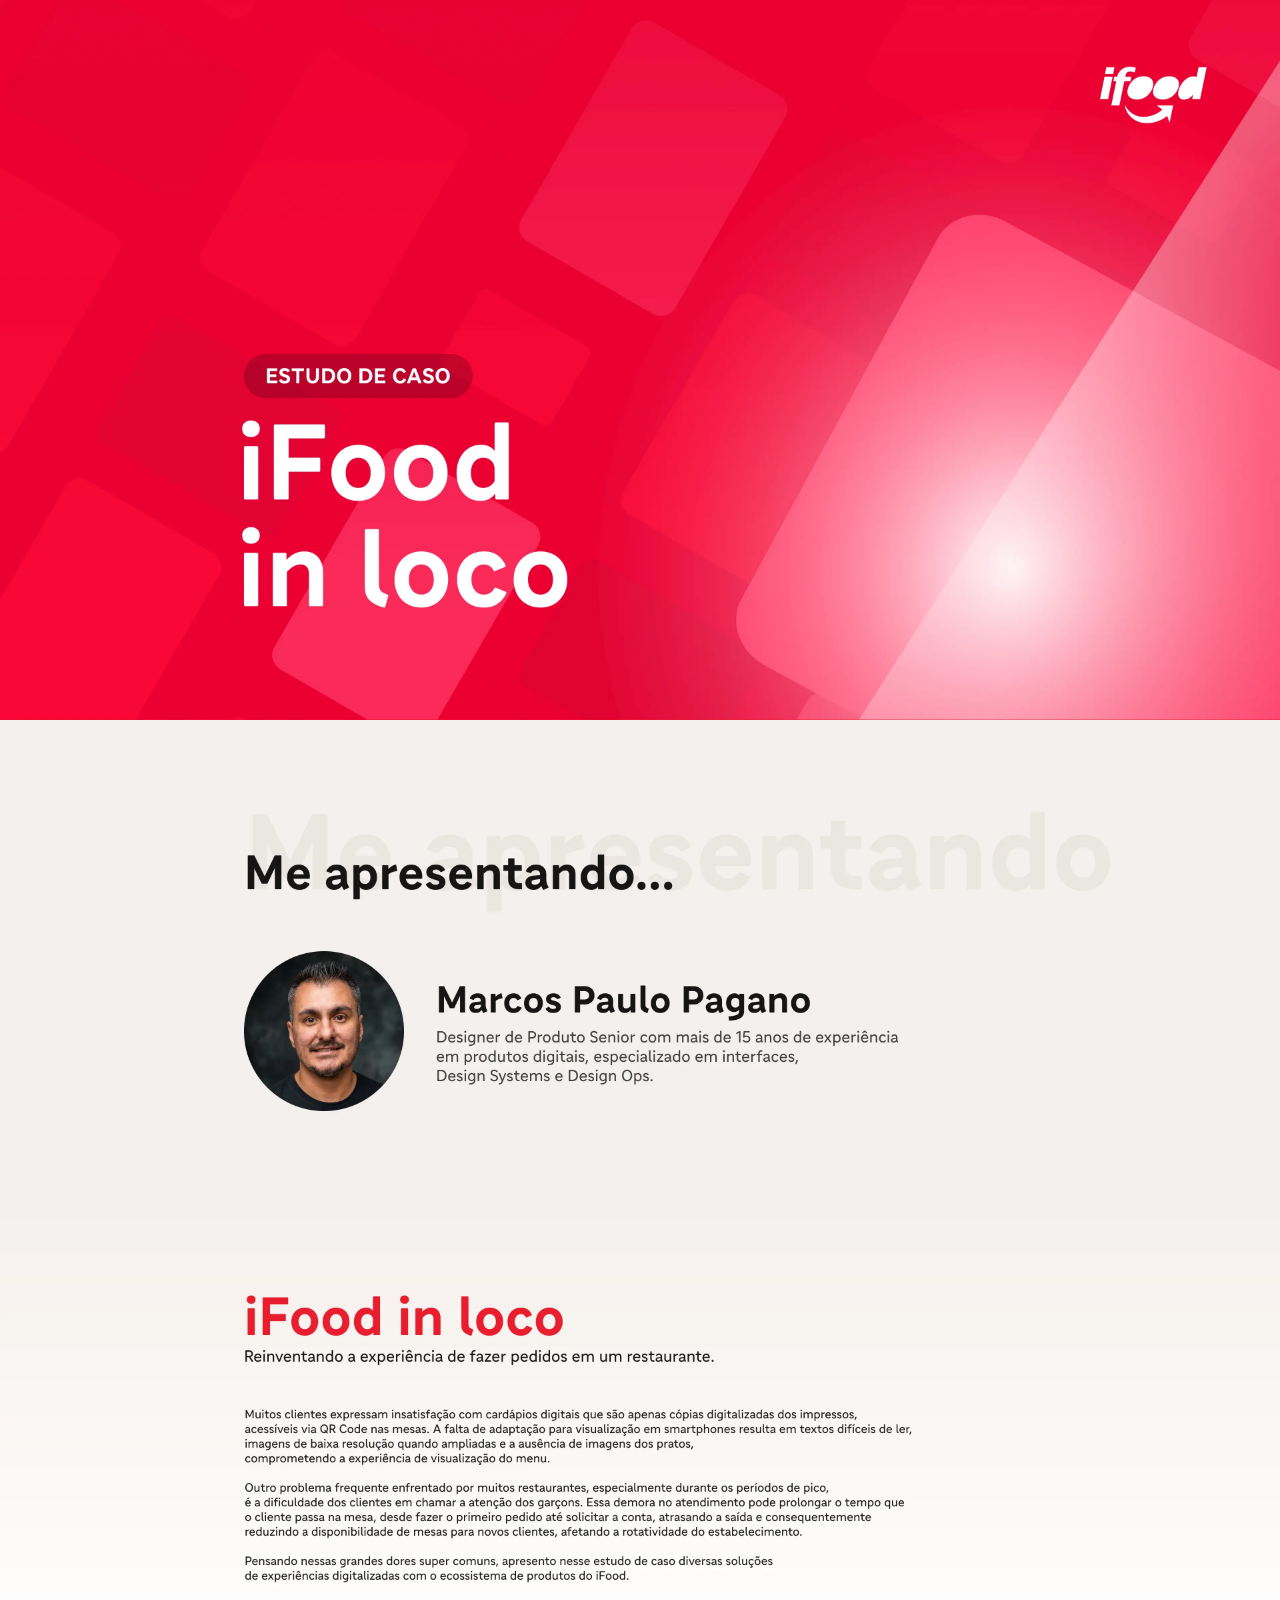
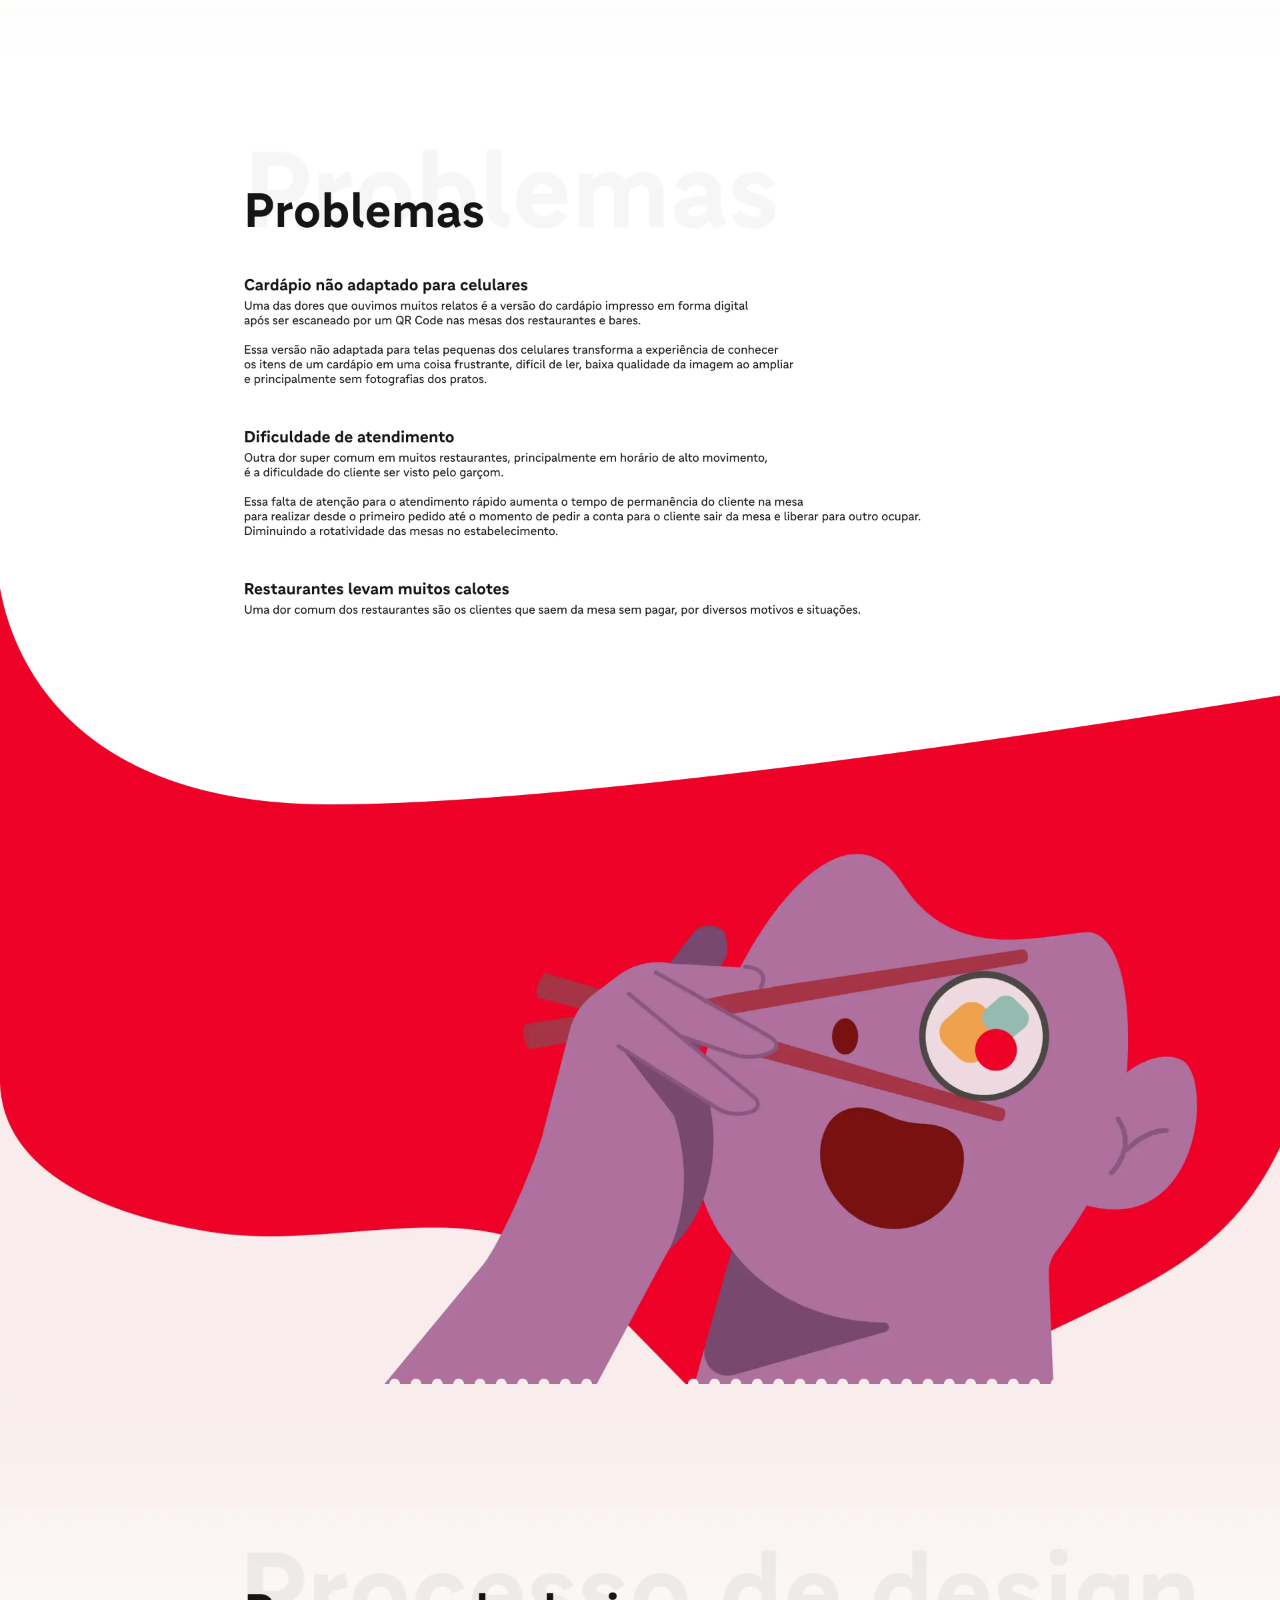
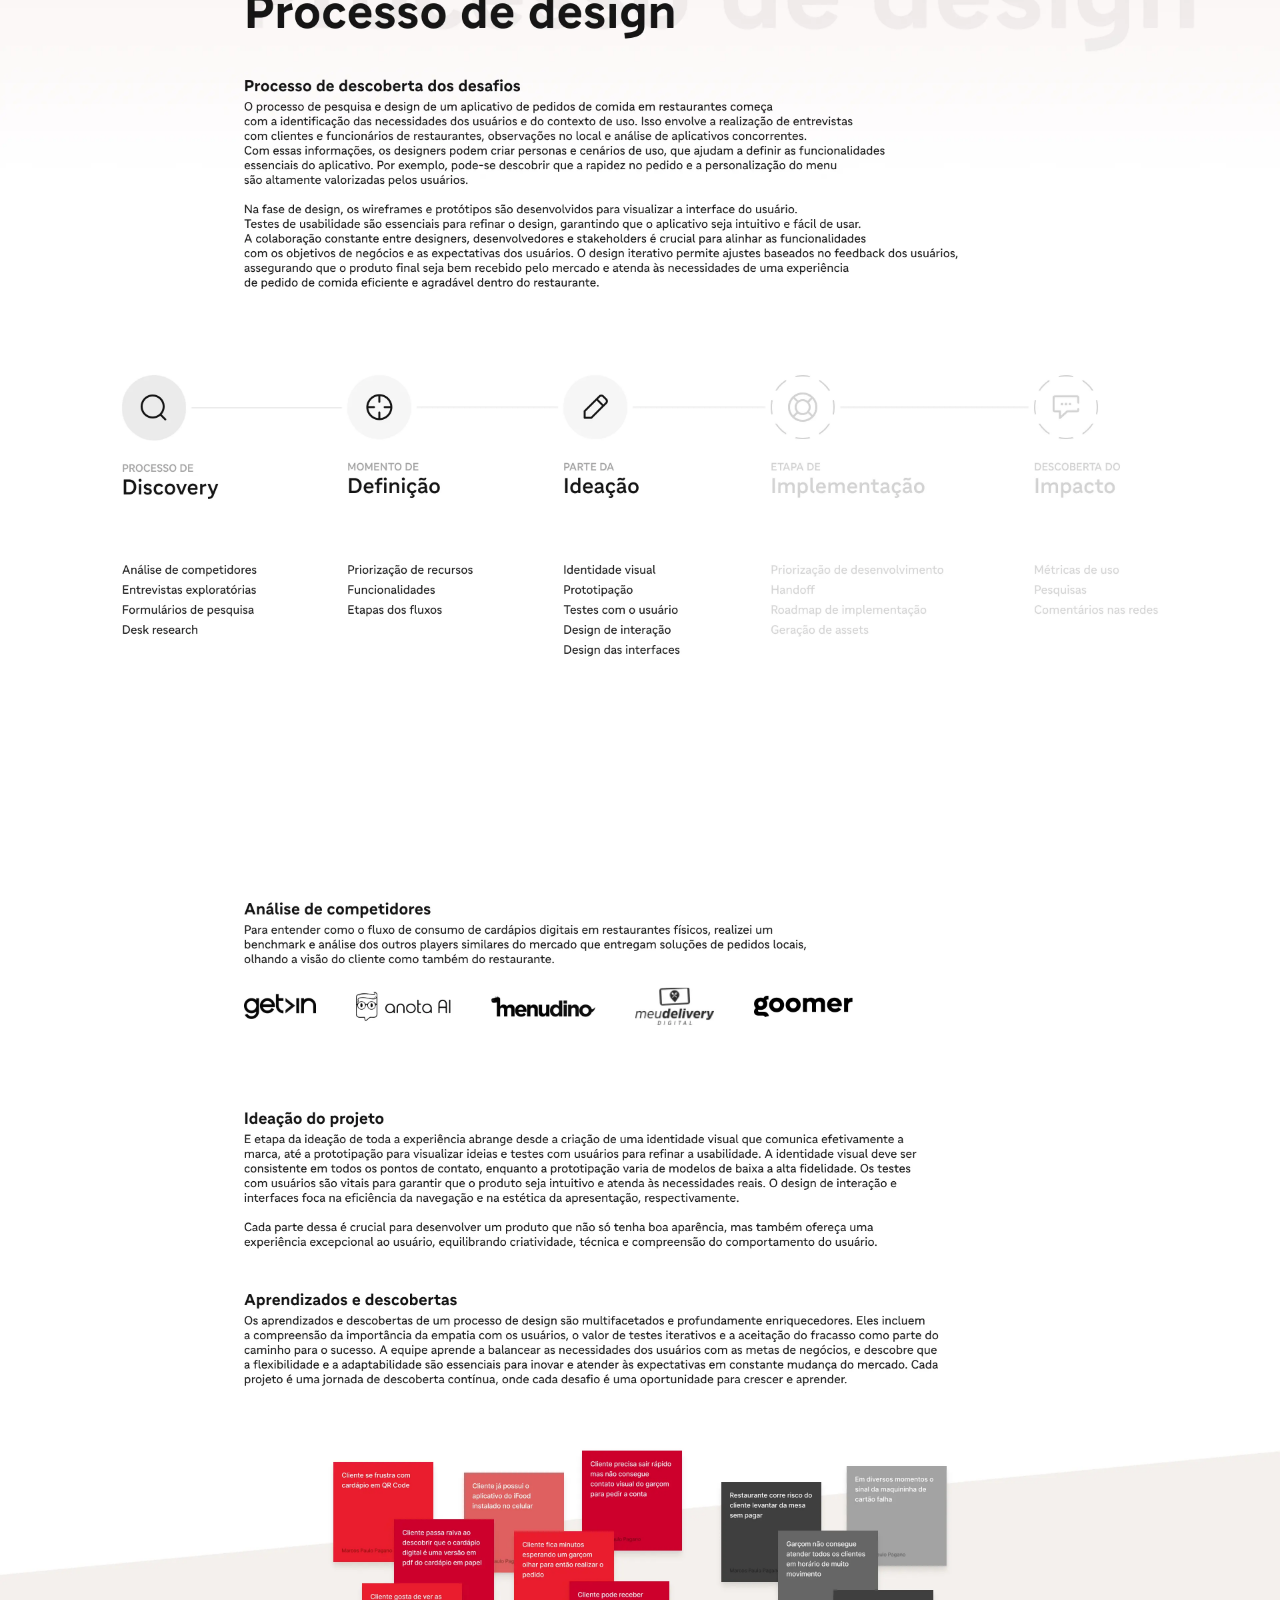
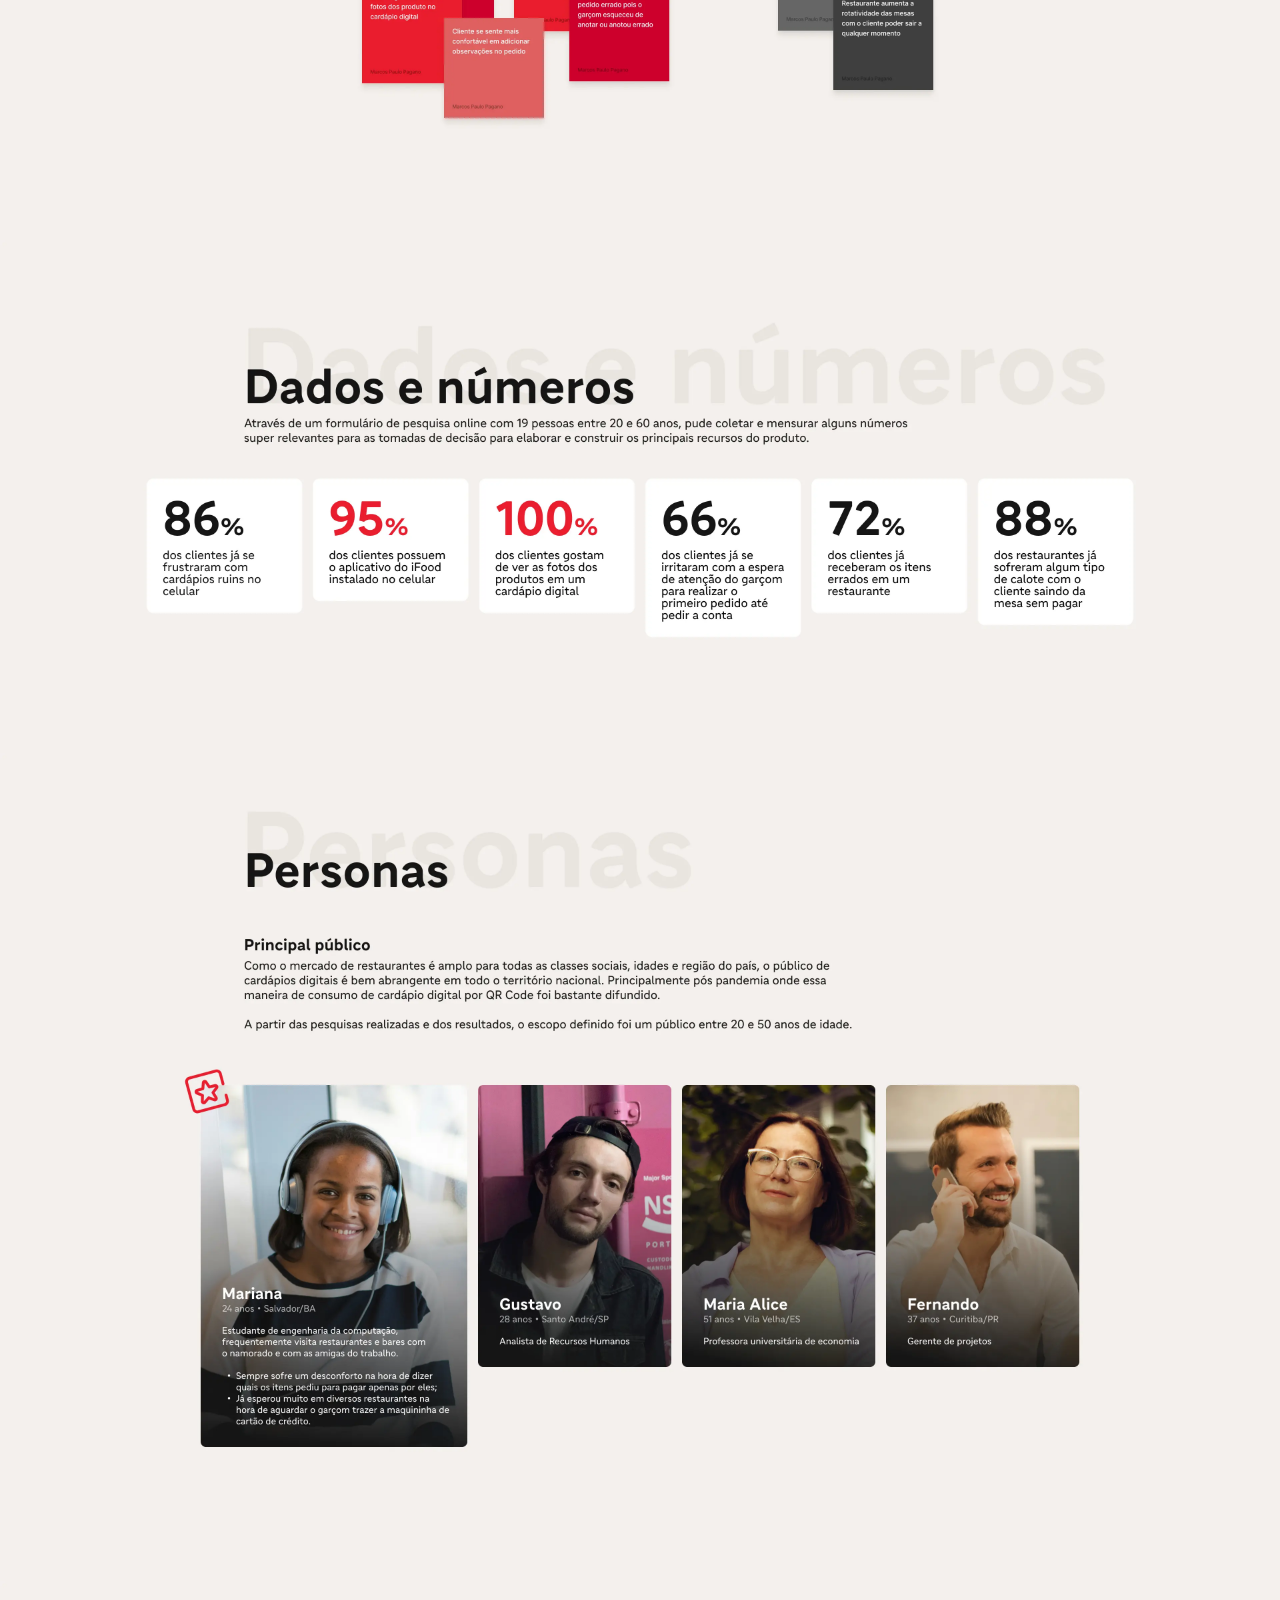
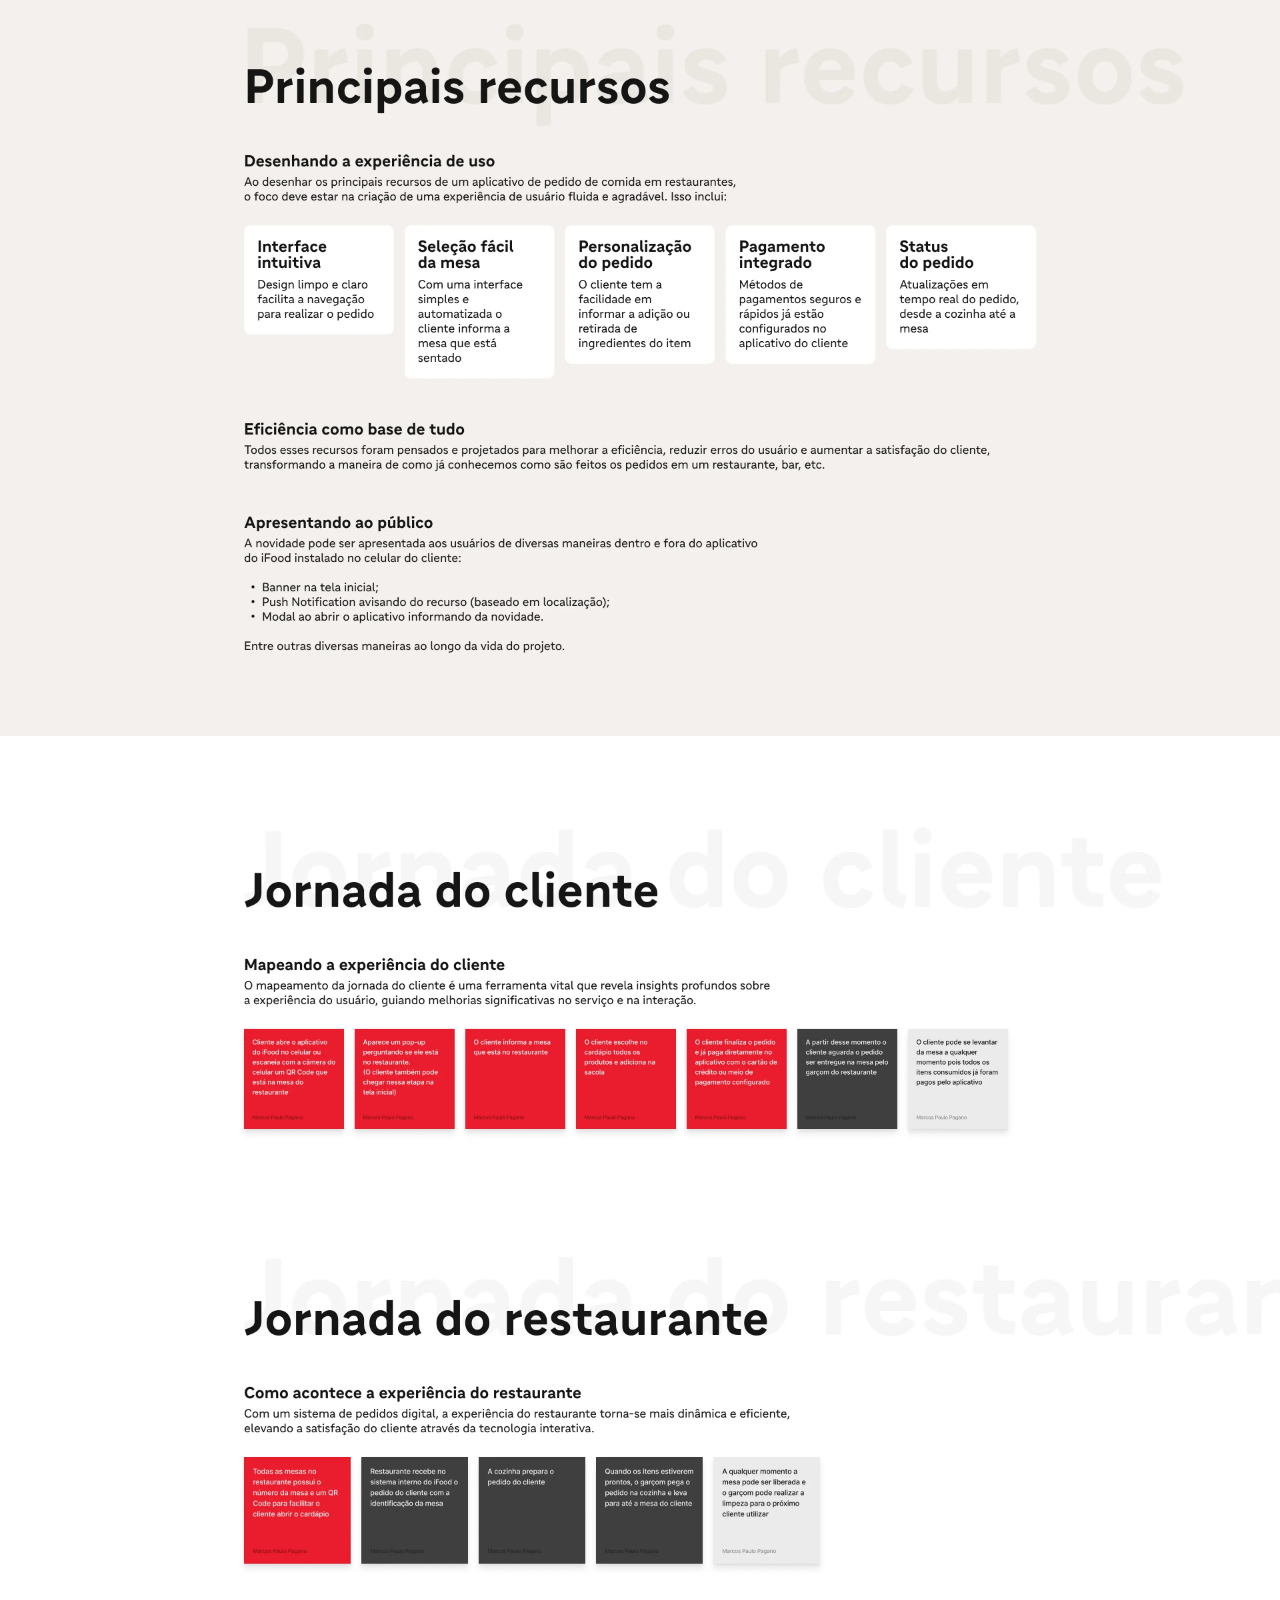
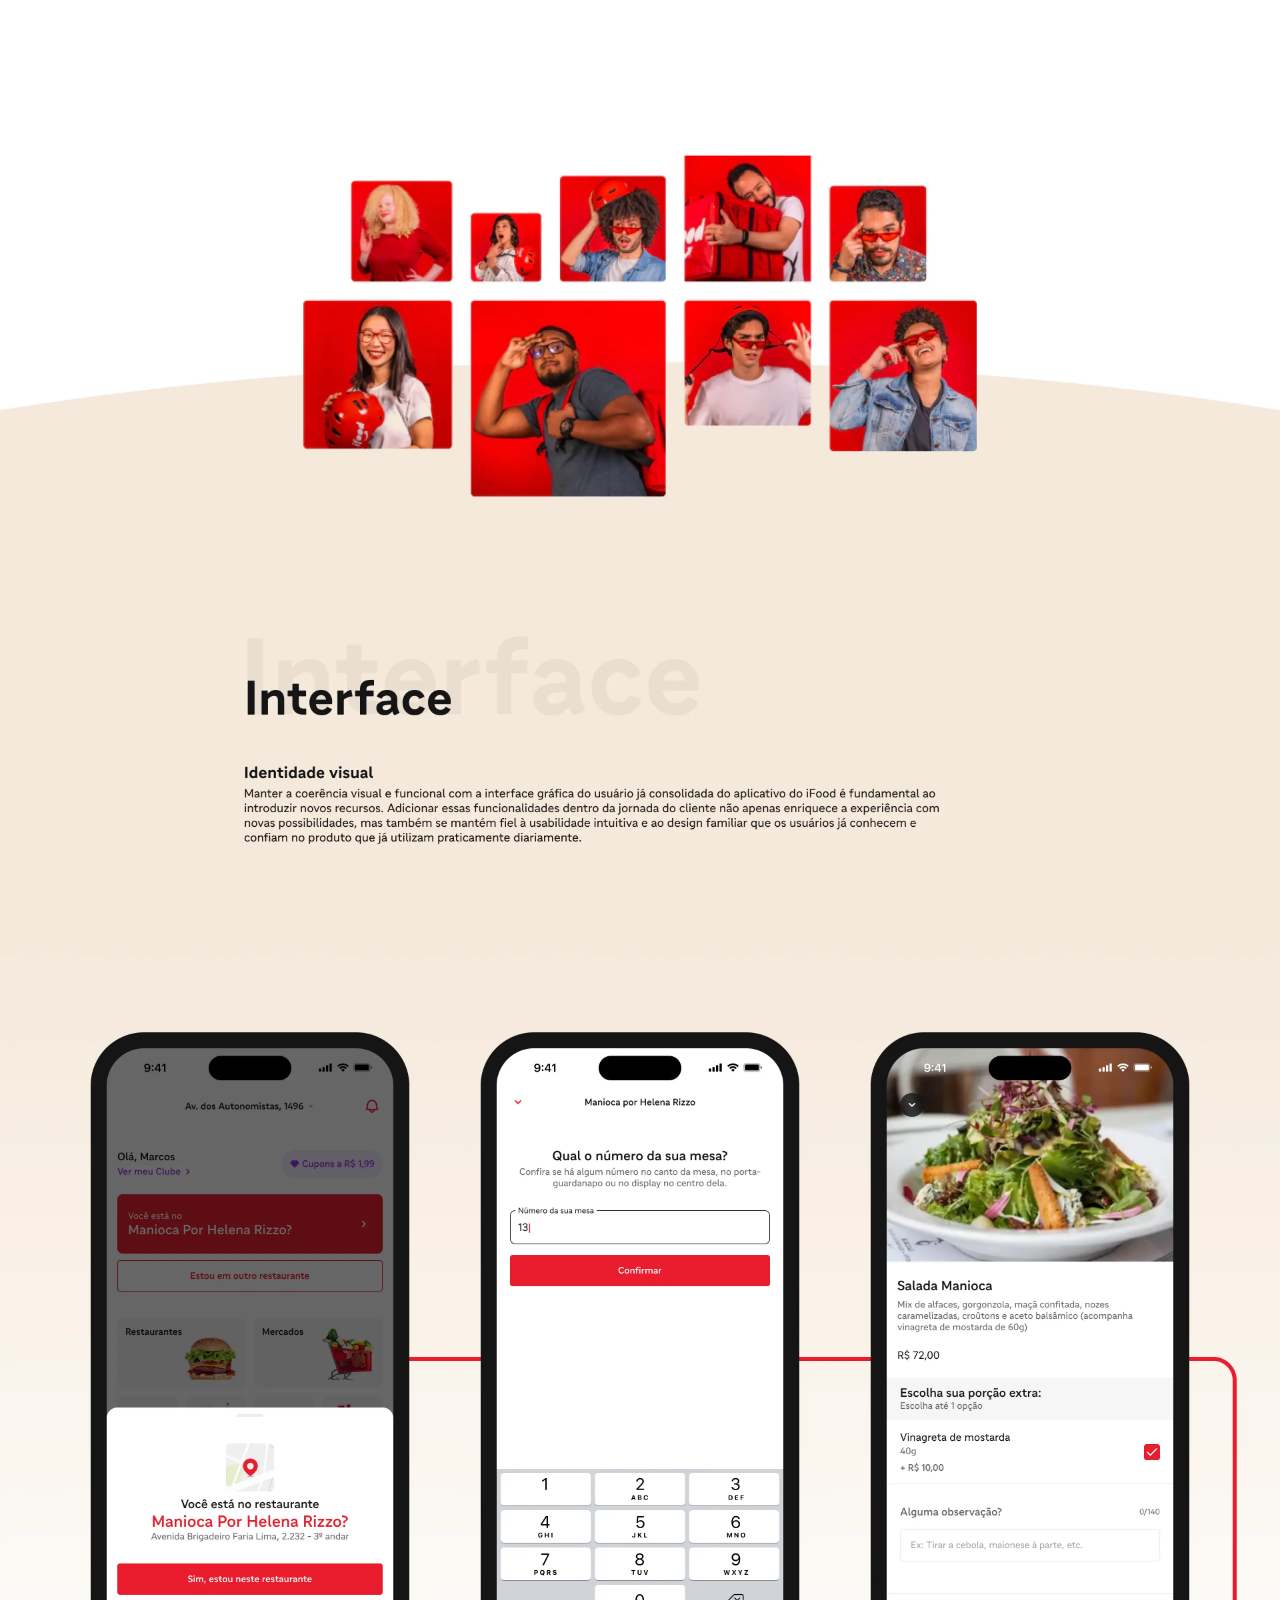
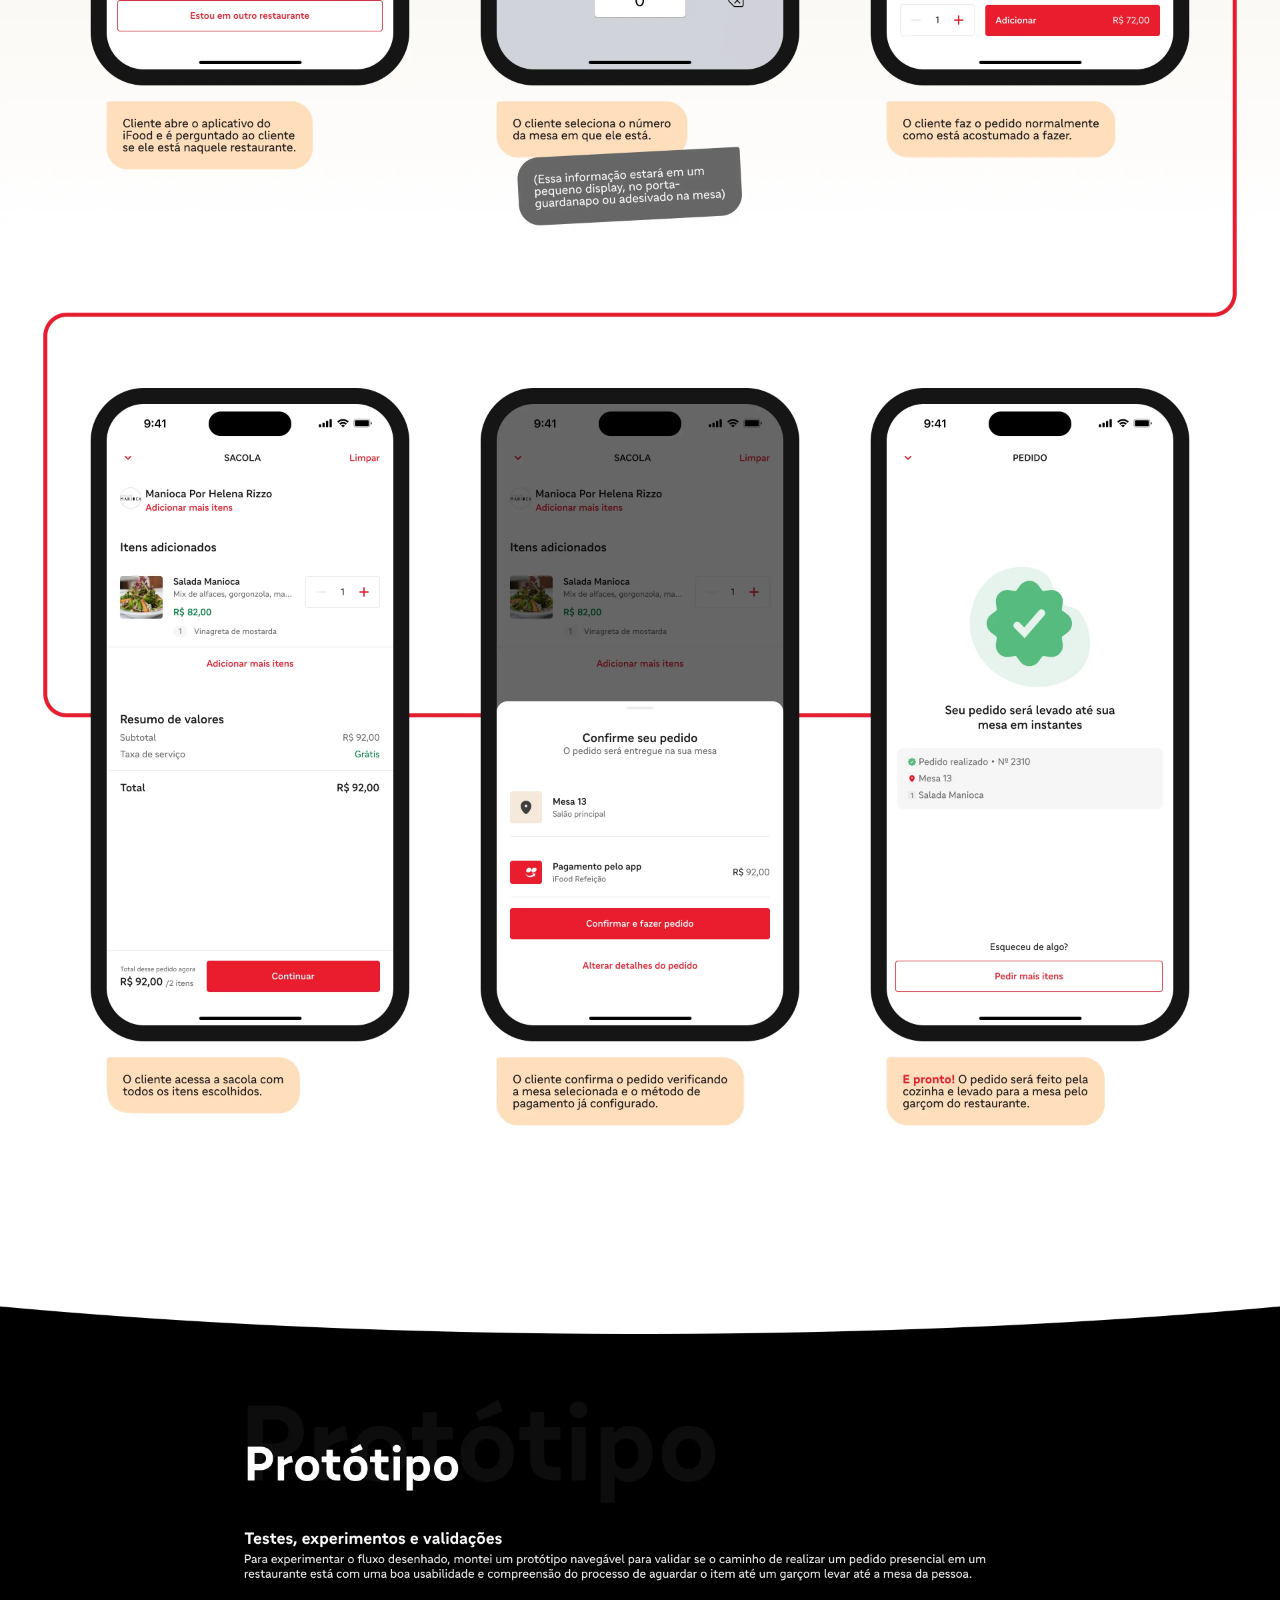
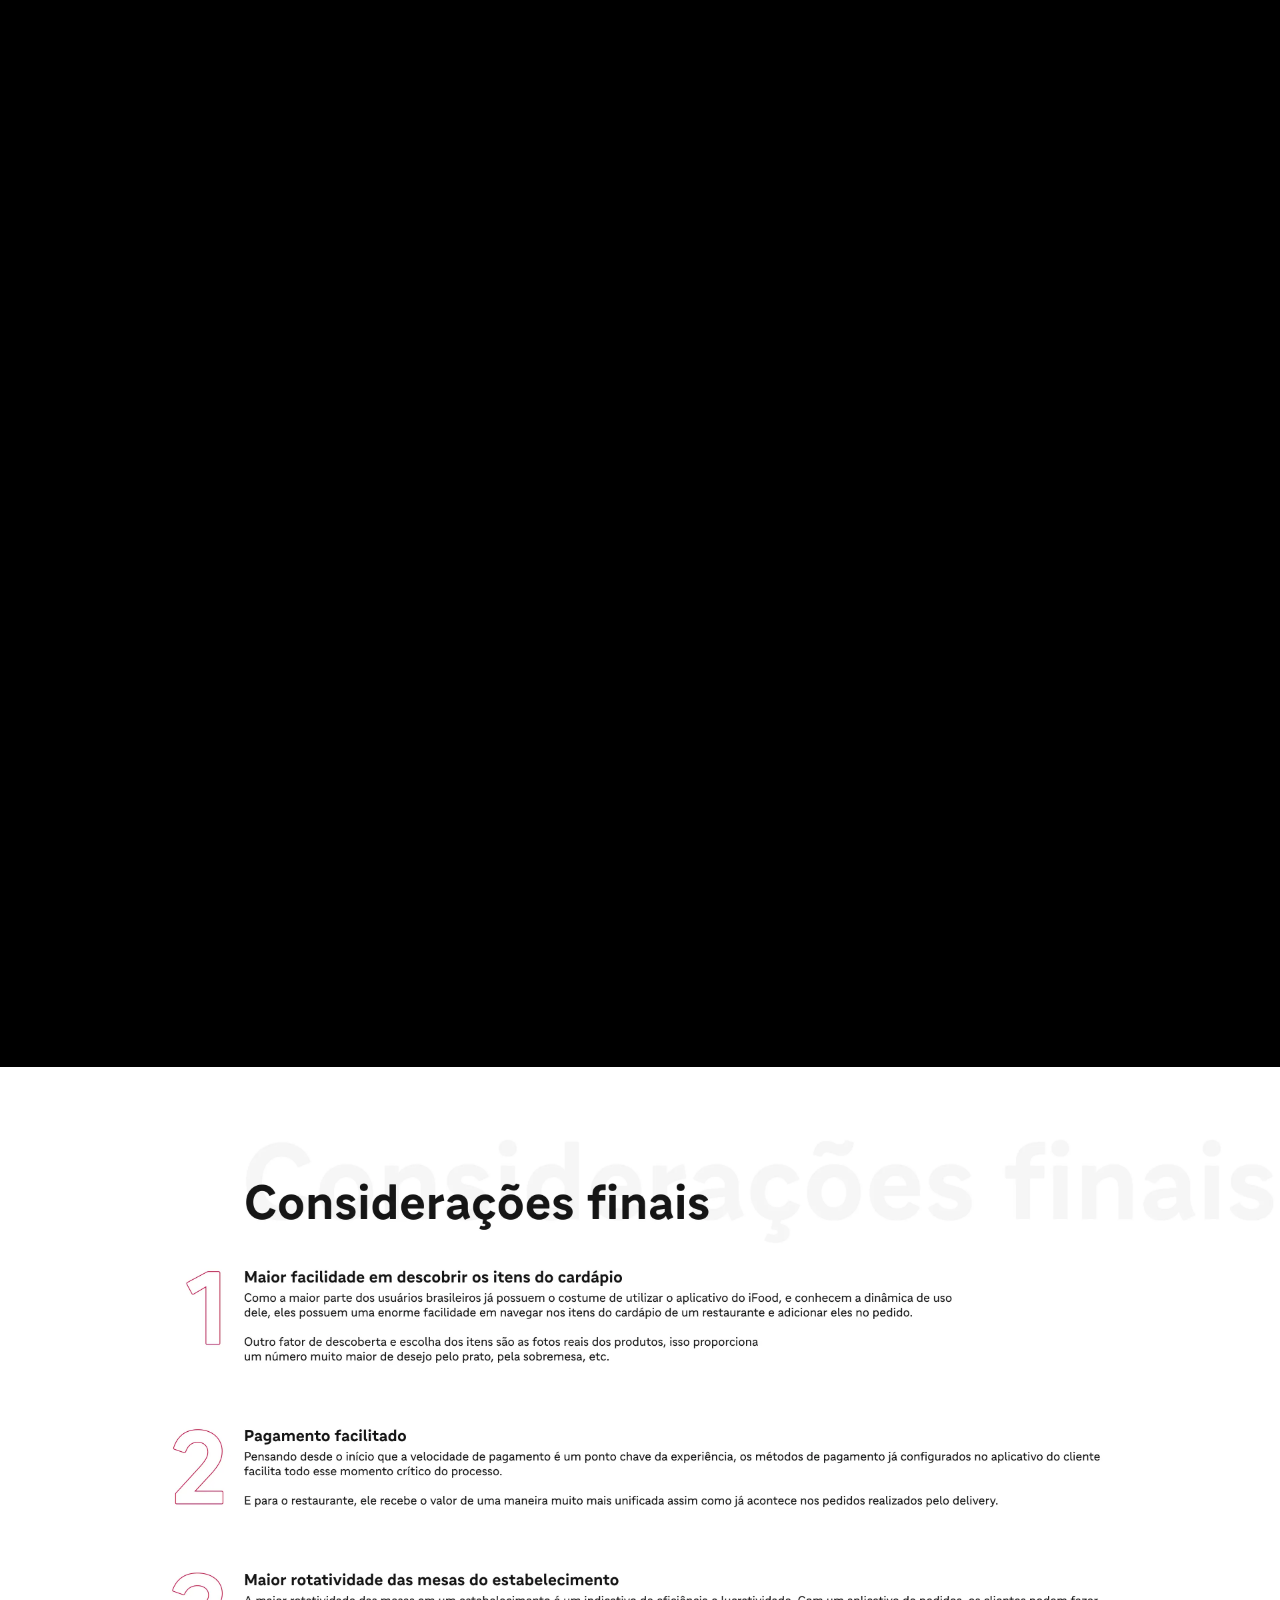
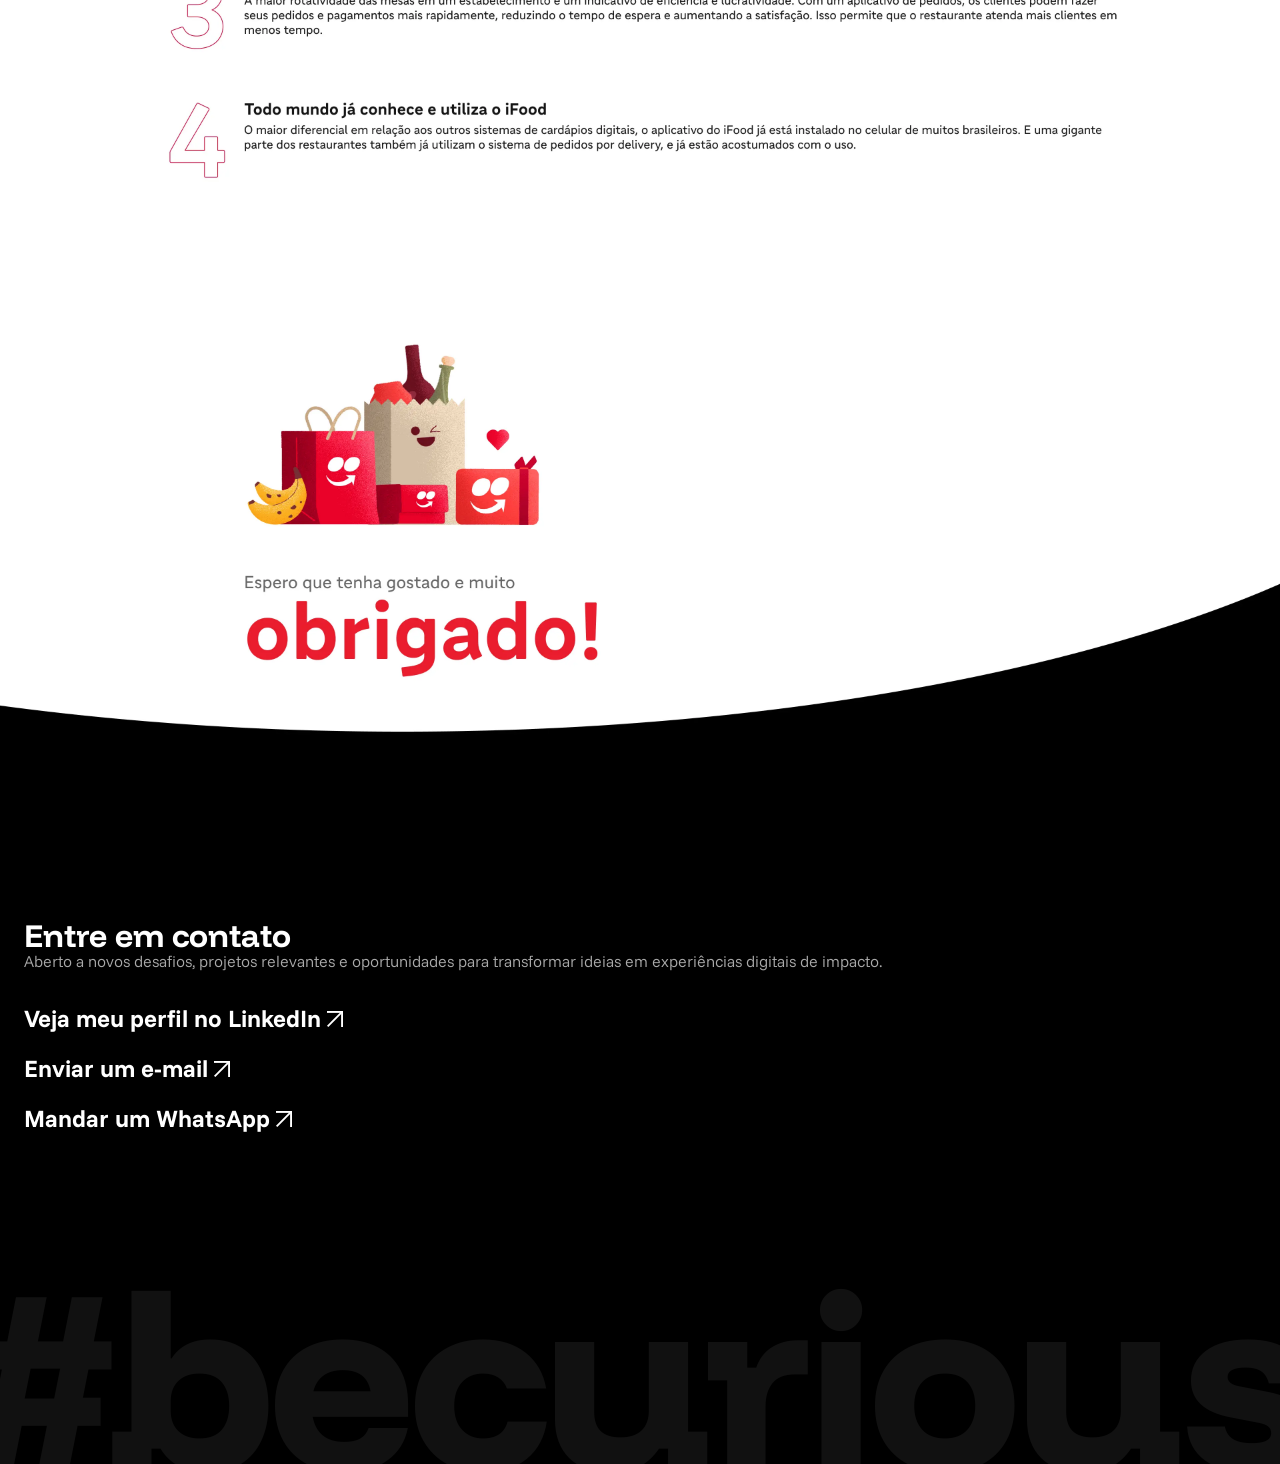
<file: ifood/index.html>
<!DOCTYPE html>
<html lang="pt-BR">
<head>
    <title>iFood in loco – Marcos Paulo Pagano</title>
    <meta name="viewport" content="width=device-width, initial-scale=1.0, maximum-scale=1.0, user-scalable=no">
    <meta charset="UTF-8">
    <link rel="stylesheet" href="../style.css">
    <link rel="icon" type="image/x-icon" href="../favicon.ico">
    <link rel="preconnect" href="https://fonts.googleapis.com">
    <link rel="preconnect" href="https://fonts.gstatic.com" crossorigin>
    <link href="https://fonts.googleapis.com/css2?family=Funnel+Display:wght@100..800&display=swap" rel="stylesheet">
    <link href="https://fonts.googleapis.com/css2?family=Funnel+Sans:ital,wght@0,100..800;1,300..800&display=swap" rel="stylesheet">
</head>
<body>












    <img src="cover.webp" class="work-full-image" />
    <img src="about.webp" class="work-full-image" />
    <img src="intro.webp" class="work-full-image" loading="lazy" />
    <img src="problemas.webp" class="work-full-image" loading="lazy" />
    <img src="illustration.webp" class="work-full-image" loading="lazy" />
    <img src="processo.webp" class="work-full-image" loading="lazy" />
    <img src="detalhes.webp" class="work-full-image" loading="lazy" />
    <img src="numeros.webp" class="work-full-image" loading="lazy" />
    <img src="personas.webp" class="work-full-image" loading="lazy" />
    <img src="experience.webp" class="work-full-image" loading="lazy" />
    <img src="jornadas.webp" class="work-full-image" loading="lazy" />
    <img src="people.webp" class="work-full-image" loading="lazy" />
    <img src="interface.webp" class="work-full-image" loading="lazy" />
    <img src="fluxo-1.webp" class="work-full-image" loading="lazy" />
    <img src="fluxo-2.webp" class="work-full-image" loading="lazy" />
    <img src="prototipo.webp" class="work-full-image" loading="lazy" />
    <iframe style="border: 1px solid rgba(0, 0, 0, 1);" width="100%" height="1000px" src="https://embed.figma.com/proto/VKfmbDgXOrijZgUXR1Zznx/iFood-in-loco?node-id=17-140&p=f&viewport=336%2C372%2C0.06&scaling=scale-down&content-scaling=fixed&starting-point-node-id=1781%3A735&page-id=0%3A1&embed-host=share" allowfullscreen></iframe>
    <img src="resultados.webp" class="work-full-image" loading="lazy" />
    <img src="end.webp" class="work-full-image" loading="lazy" />




    
    
    





<section id="contact">
    <div id="contact-title">
        <h2>Entre em contato</h2>
        <p class="contact-text">Aberto a novos desafios, projetos relevantes e oportunidades para transformar ideias em experiências digitais de impacto.</p>
    </div>

    <div class="contact-links">
        <a target="_blank" href="https://www.linkedin.com/in/mppagano">Veja meu perfil no LinkedIn <svg width="16" height="16" viewBox="0 0 24 24" fill="none" xmlns="http://www.w3.org/2000/svg"><g clip-path="url(#clip0_25_41)"><path d="M0 22.0002L22 0L24 2L2 24.0002L0 22.0002Z" fill="white" style="fill:white;fill-opacity:1;"/><rect width="24" height="2.83" fill="white" style="fill:white;fill-opacity:1;"/><rect x="21.17" width="2.83" height="24" fill="white" style="fill:white;fill-opacity:1;"/></g><defs><clipPath id="clip0_25_41"><rect width="24" height="24" fill="white" style="fill:white;fill-opacity:1;"/></clipPath></defs></svg></a><br /><br />
        <a href="mailto:mppagano@gmail.com">Enviar um e-mail <svg width="16" height="16" viewBox="0 0 24 24" fill="none" xmlns="http://www.w3.org/2000/svg"><g clip-path="url(#clip0_25_41)"><path d="M0 22.0002L22 0L24 2L2 24.0002L0 22.0002Z" fill="white" style="fill:white;fill-opacity:1;"/><rect width="24" height="2.83" fill="white" style="fill:white;fill-opacity:1;"/><rect x="21.17" width="2.83" height="24" fill="white" style="fill:white;fill-opacity:1;"/></g><defs><clipPath id="clip0_25_41"><rect width="24" height="24" fill="white" style="fill:white;fill-opacity:1;"/></clipPath></defs></svg></a><br /><br />
        <a href="https://wa.me/5511991570157">Mandar um WhatsApp <svg width="16" height="16" viewBox="0 0 24 24" fill="none" xmlns="http://www.w3.org/2000/svg"><g clip-path="url(#clip0_25_41)"><path d="M0 22.0002L22 0L24 2L2 24.0002L0 22.0002Z" fill="white" style="fill:white;fill-opacity:1;"/><rect width="24" height="2.83" fill="white" style="fill:white;fill-opacity:1;"/><rect x="21.17" width="2.83" height="24" fill="white" style="fill:white;fill-opacity:1;"/></g><defs><clipPath id="clip0_25_41"><rect width="24" height="24" fill="white" style="fill:white;fill-opacity:1;"/></clipPath></defs></svg></a>
    </div>
</section>

<footer id="footer">
    <div class="footer-hero-text">#becurious</div>
</footer>
  
</body>
</html>
</file>
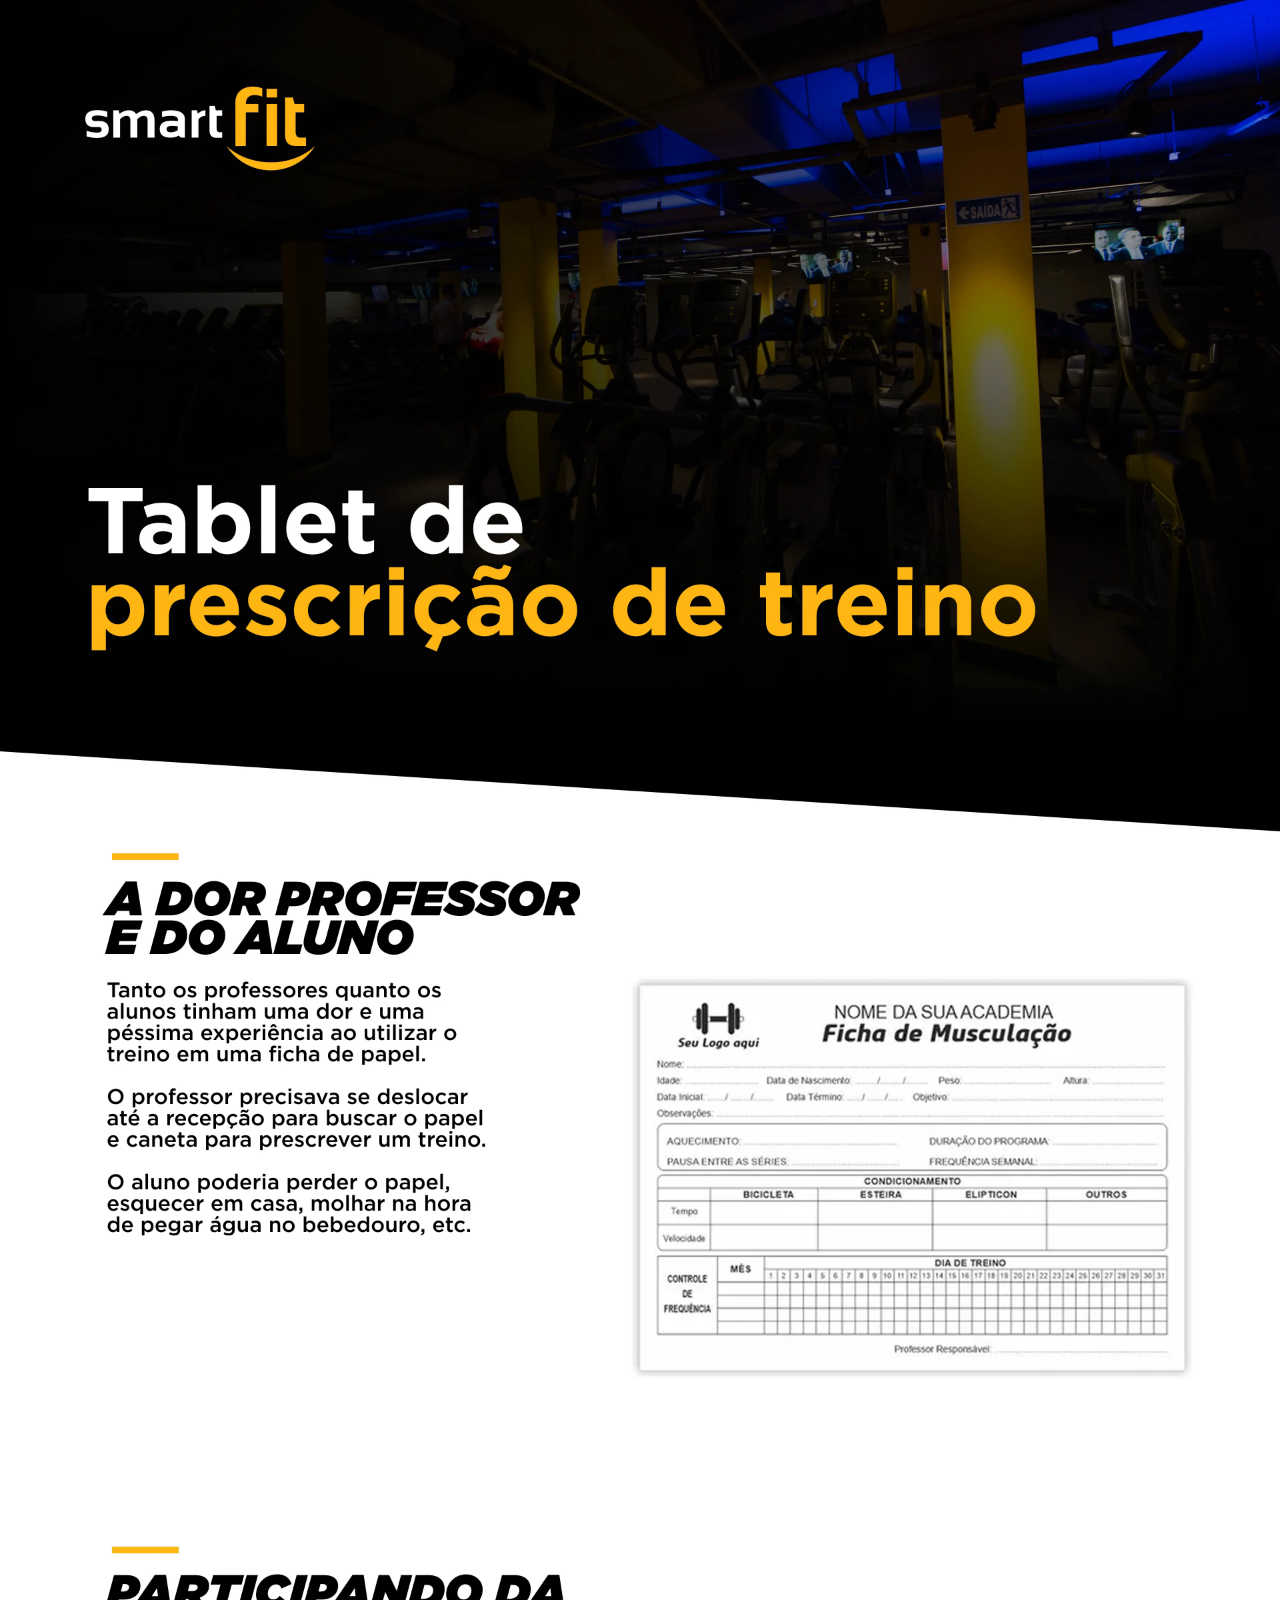
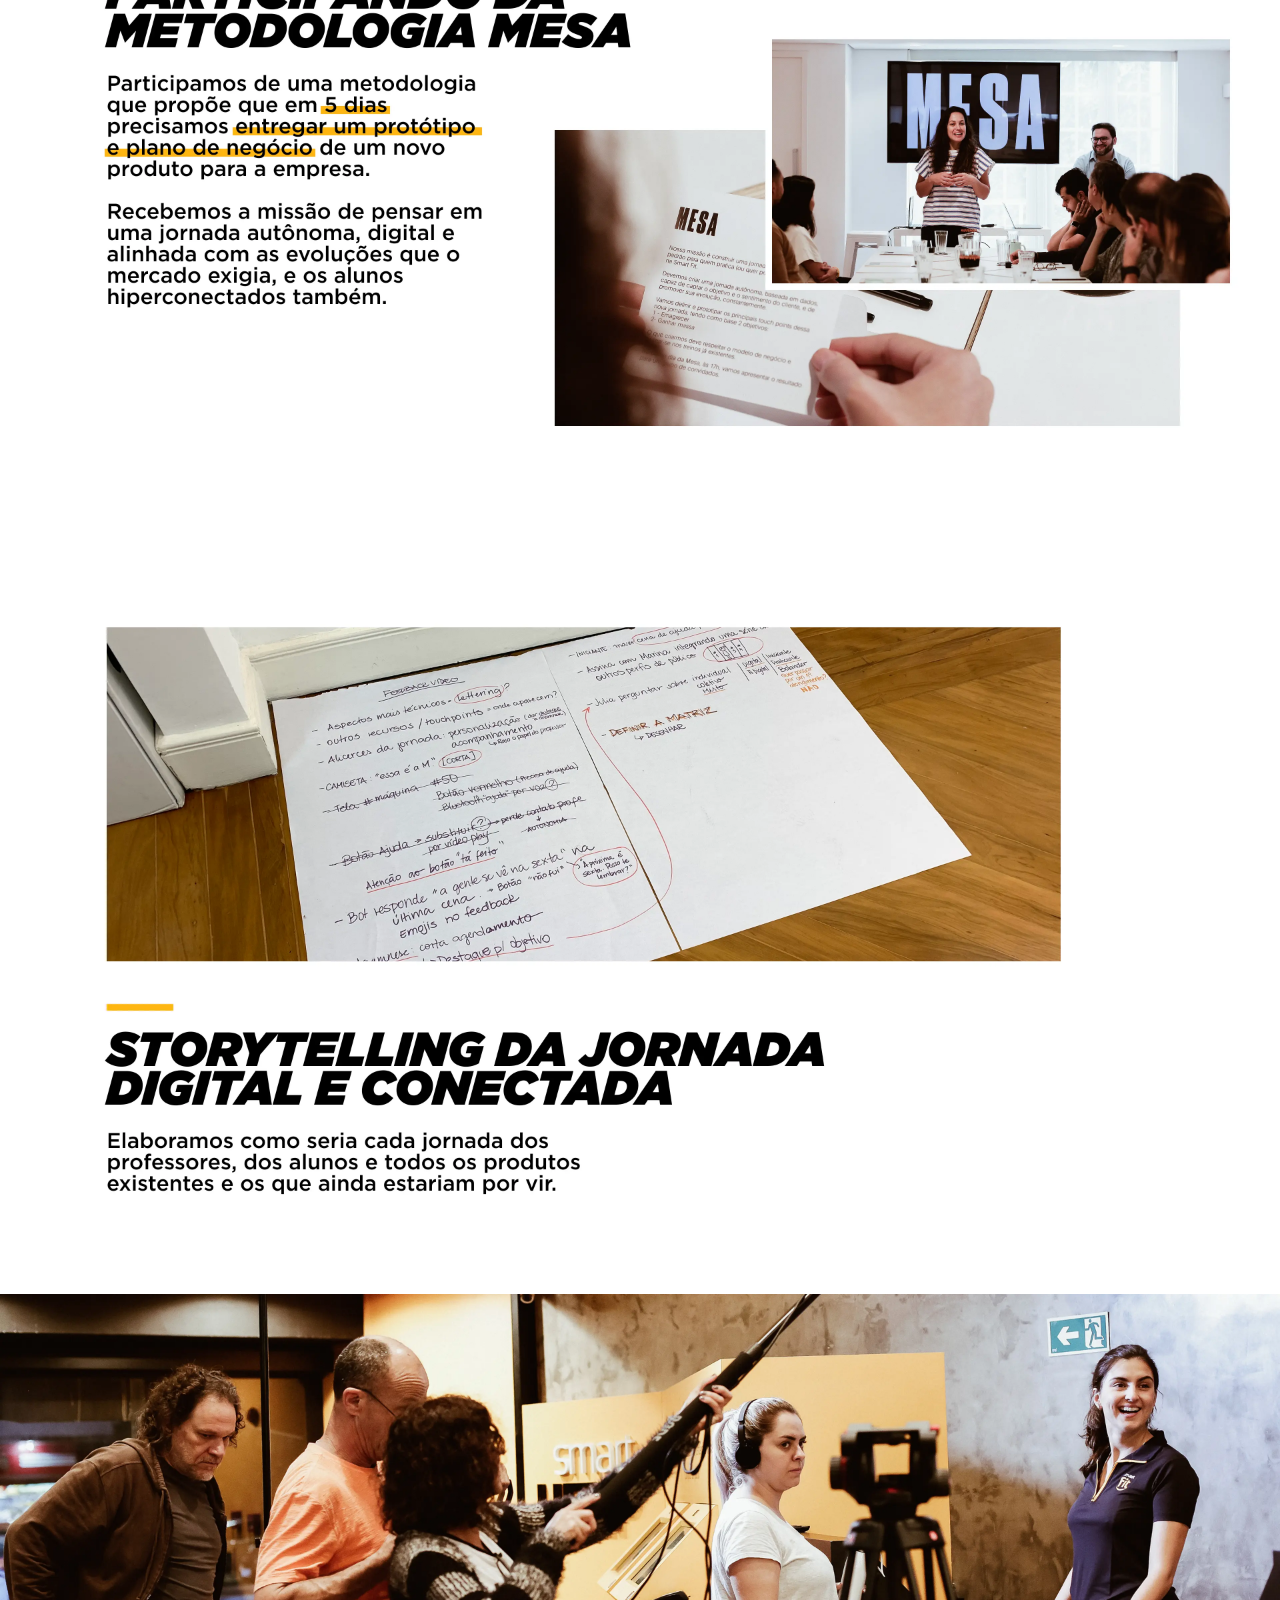
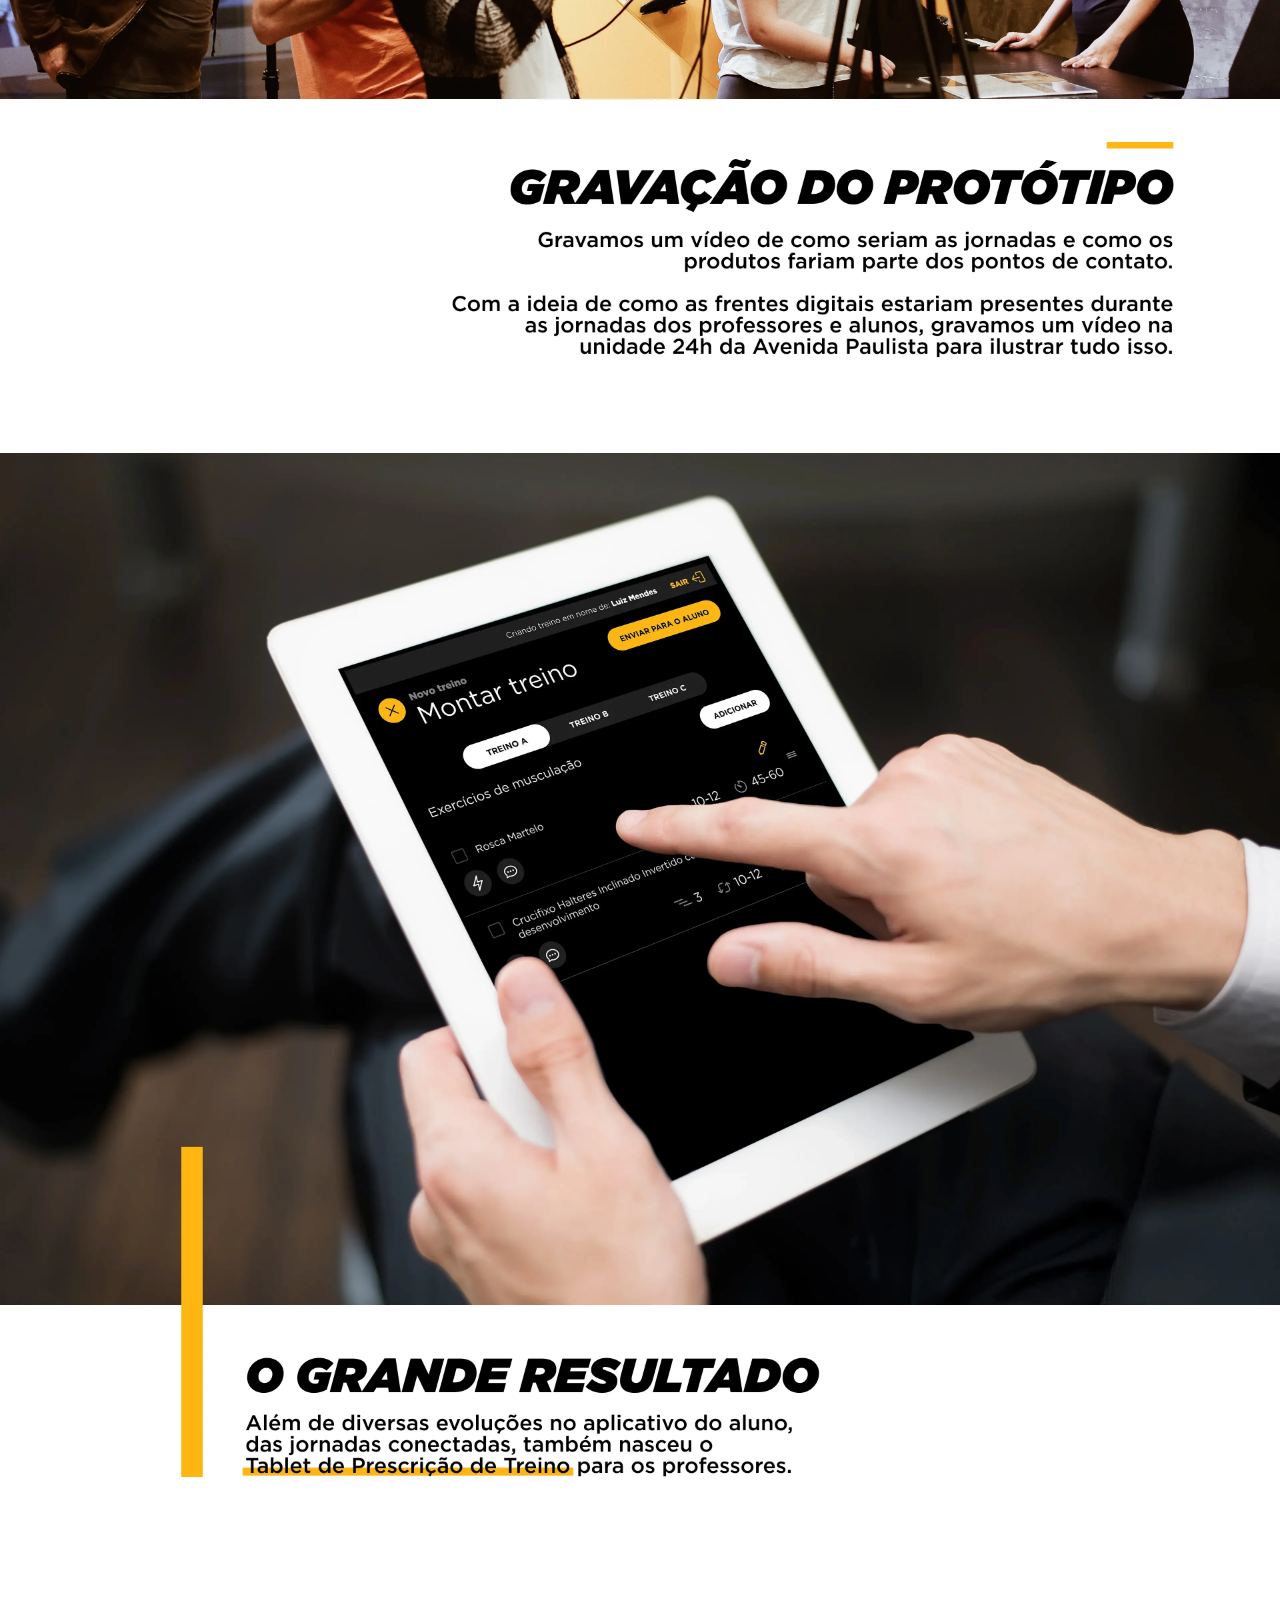
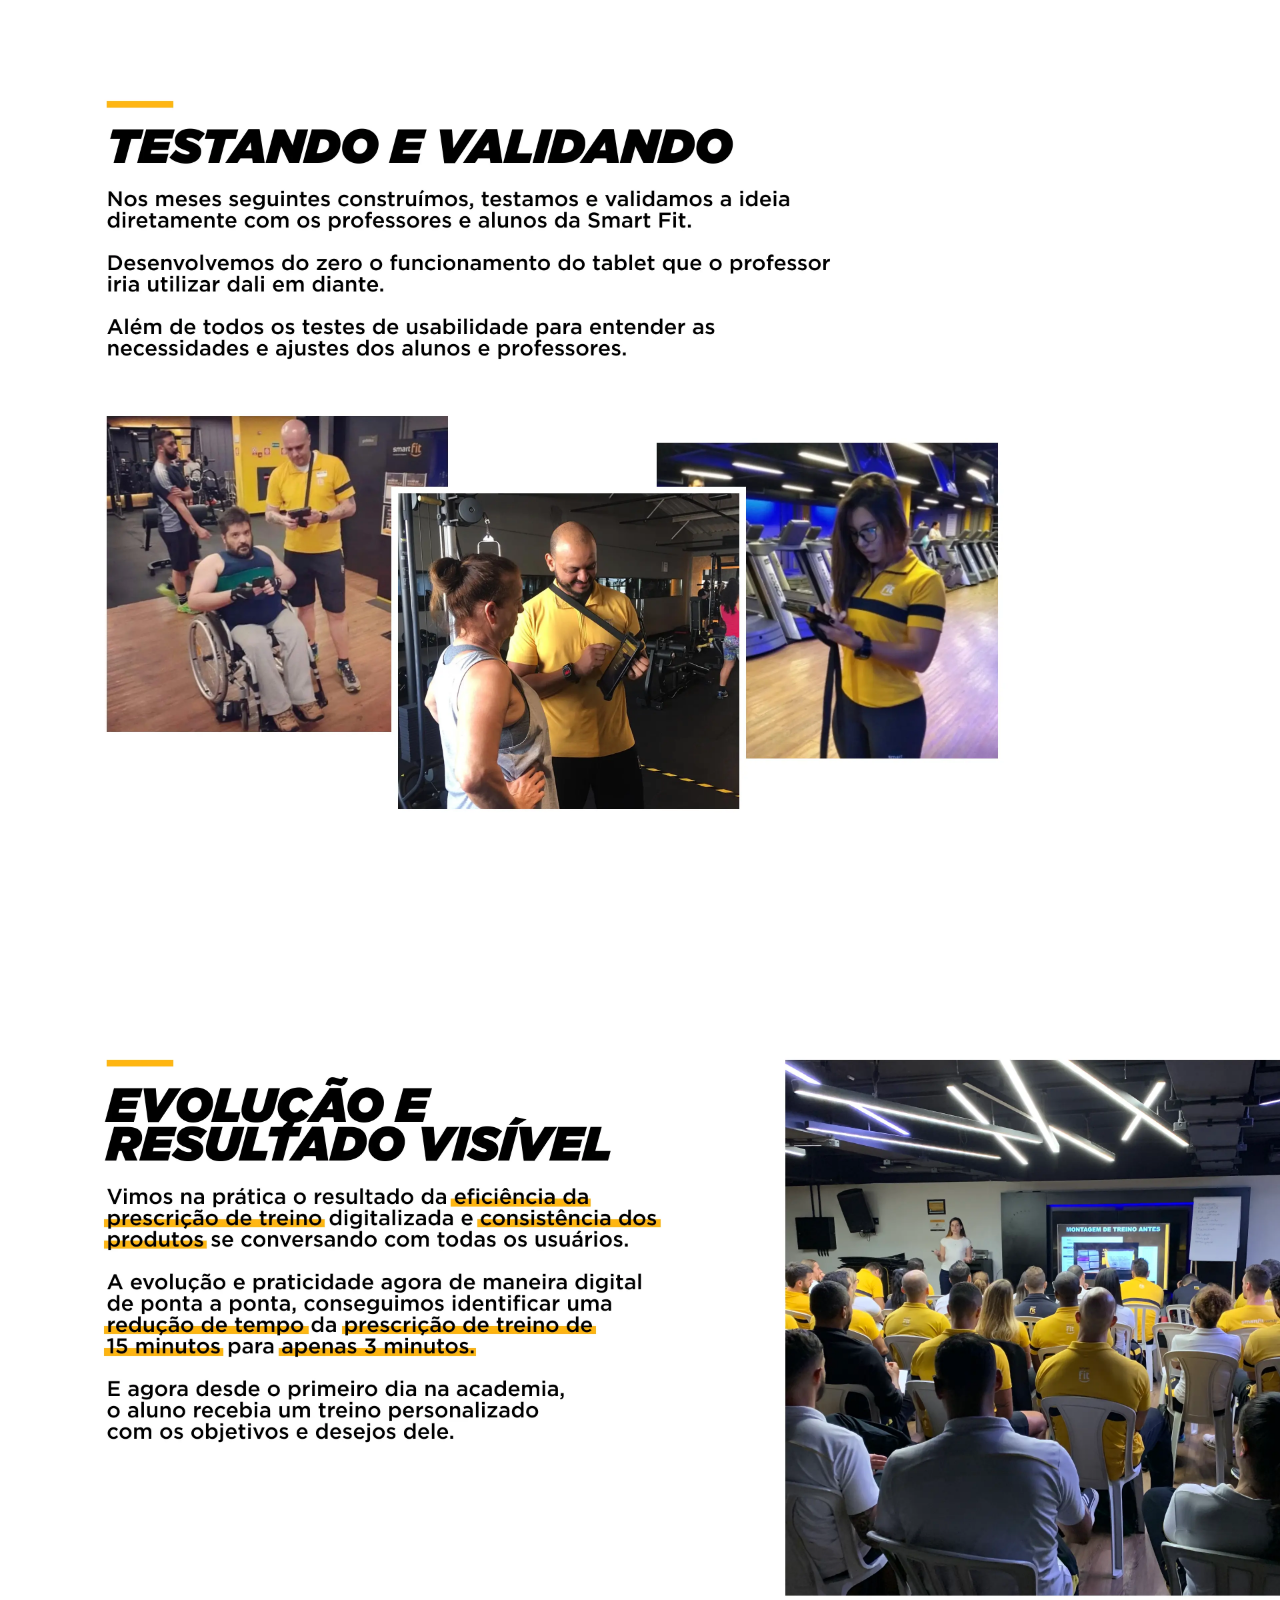
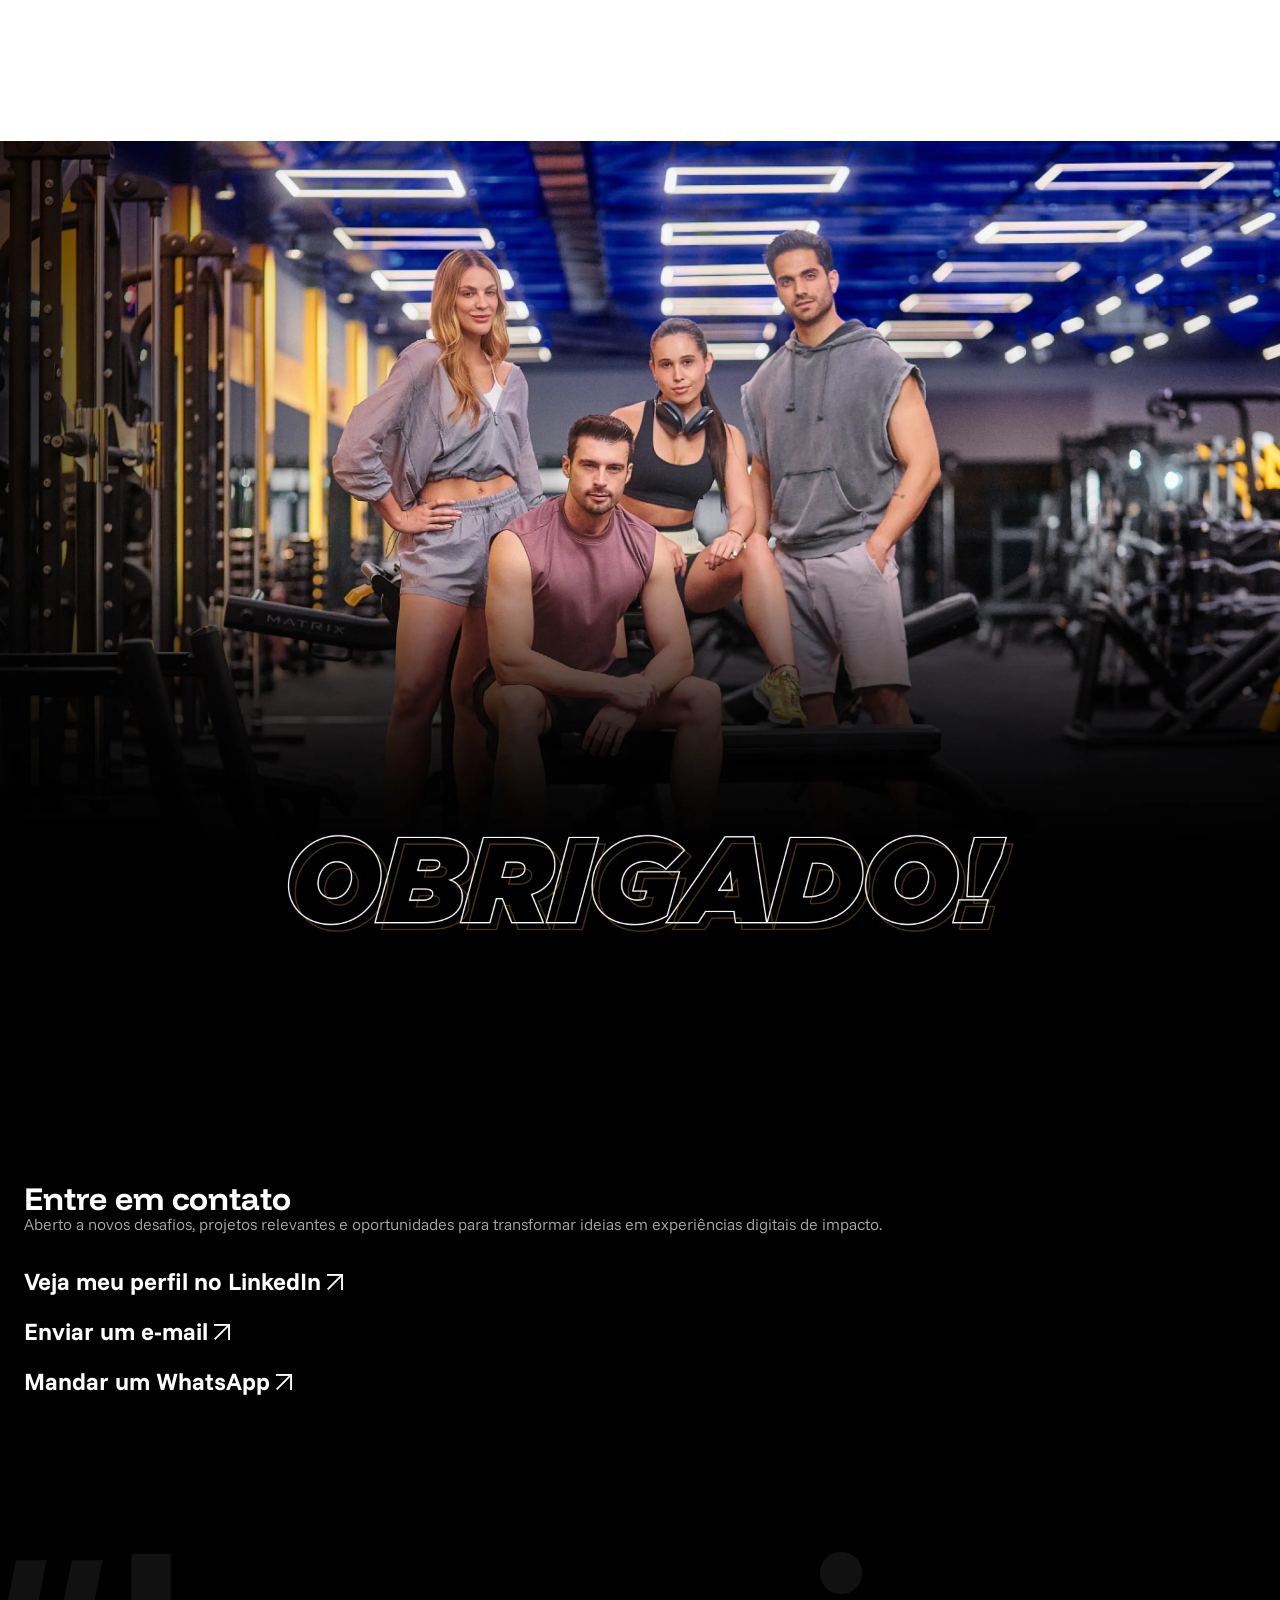
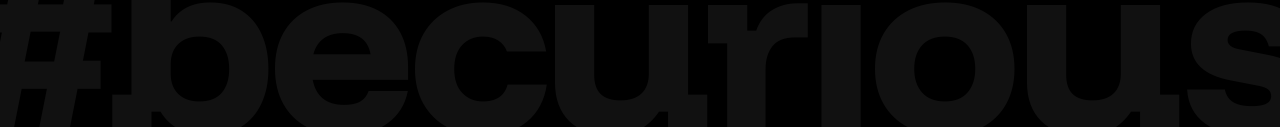
<file: smartfit-tablet/index.html>
<!DOCTYPE html>
<html lang="pt-BR">
<head>
    <title>Tablet de Prescrição de Treino - Smart Fit – Marcos Paulo Pagano</title>
    <meta name="viewport" content="width=device-width, initial-scale=1.0, maximum-scale=1.0, user-scalable=no">
    <meta charset="UTF-8">
    <link rel="stylesheet" href="../style.css">
    <link rel="icon" type="image/x-icon" href="../favicon.ico">
    <link rel="preconnect" href="https://fonts.googleapis.com">
    <link rel="preconnect" href="https://fonts.gstatic.com" crossorigin>
    <link href="https://fonts.googleapis.com/css2?family=Funnel+Display:wght@100..800&display=swap" rel="stylesheet">
    <link href="https://fonts.googleapis.com/css2?family=Funnel+Sans:ital,wght@0,100..800;1,300..800&display=swap" rel="stylesheet">
</head>
<body>





    
    <img src="cover.webp" class="work-full-image" />
    <img src="dor.webp" class="work-full-image" />
    <img src="metodologia.webp" class="work-full-image" loading="lazy" />
  <img src="storytelling.webp" class="work-full-image" loading="lazy" />
  <img src="gravacao.webp" class="work-full-image" loading="lazy" />
  <img src="tablet.webp" class="work-full-image" loading="lazy" />
  <img src="testando.webp" class="work-full-image" loading="lazy" />
  <img src="resultado.webp" class="work-full-image" loading="lazy" />
  <img src="end.webp" class="work-full-image" loading="lazy" />






    
<section id="contact">
    <div id="contact-title">
        <h2>Entre em contato</h2>
        <p class="contact-text">Aberto a novos desafios, projetos relevantes e oportunidades para transformar ideias em experiências digitais de impacto.</p>
    </div>

    <div class="contact-links">
        <a target="_blank" href="https://www.linkedin.com/in/mppagano">Veja meu perfil no LinkedIn <svg width="16" height="16" viewBox="0 0 24 24" fill="none" xmlns="http://www.w3.org/2000/svg"><g clip-path="url(#clip0_25_41)"><path d="M0 22.0002L22 0L24 2L2 24.0002L0 22.0002Z" fill="white" style="fill:white;fill-opacity:1;"/><rect width="24" height="2.83" fill="white" style="fill:white;fill-opacity:1;"/><rect x="21.17" width="2.83" height="24" fill="white" style="fill:white;fill-opacity:1;"/></g><defs><clipPath id="clip0_25_41"><rect width="24" height="24" fill="white" style="fill:white;fill-opacity:1;"/></clipPath></defs></svg></a><br /><br />
        <a href="mailto:mppagano@gmail.com">Enviar um e-mail <svg width="16" height="16" viewBox="0 0 24 24" fill="none" xmlns="http://www.w3.org/2000/svg"><g clip-path="url(#clip0_25_41)"><path d="M0 22.0002L22 0L24 2L2 24.0002L0 22.0002Z" fill="white" style="fill:white;fill-opacity:1;"/><rect width="24" height="2.83" fill="white" style="fill:white;fill-opacity:1;"/><rect x="21.17" width="2.83" height="24" fill="white" style="fill:white;fill-opacity:1;"/></g><defs><clipPath id="clip0_25_41"><rect width="24" height="24" fill="white" style="fill:white;fill-opacity:1;"/></clipPath></defs></svg></a><br /><br />
        <a href="https://wa.me/5511991570157">Mandar um WhatsApp <svg width="16" height="16" viewBox="0 0 24 24" fill="none" xmlns="http://www.w3.org/2000/svg"><g clip-path="url(#clip0_25_41)"><path d="M0 22.0002L22 0L24 2L2 24.0002L0 22.0002Z" fill="white" style="fill:white;fill-opacity:1;"/><rect width="24" height="2.83" fill="white" style="fill:white;fill-opacity:1;"/><rect x="21.17" width="2.83" height="24" fill="white" style="fill:white;fill-opacity:1;"/></g><defs><clipPath id="clip0_25_41"><rect width="24" height="24" fill="white" style="fill:white;fill-opacity:1;"/></clipPath></defs></svg></a>
    </div>
</section>


    

<footer id="footer">
  <div class="footer-hero-text">#becurious</div>
</footer>
</body>
</file>
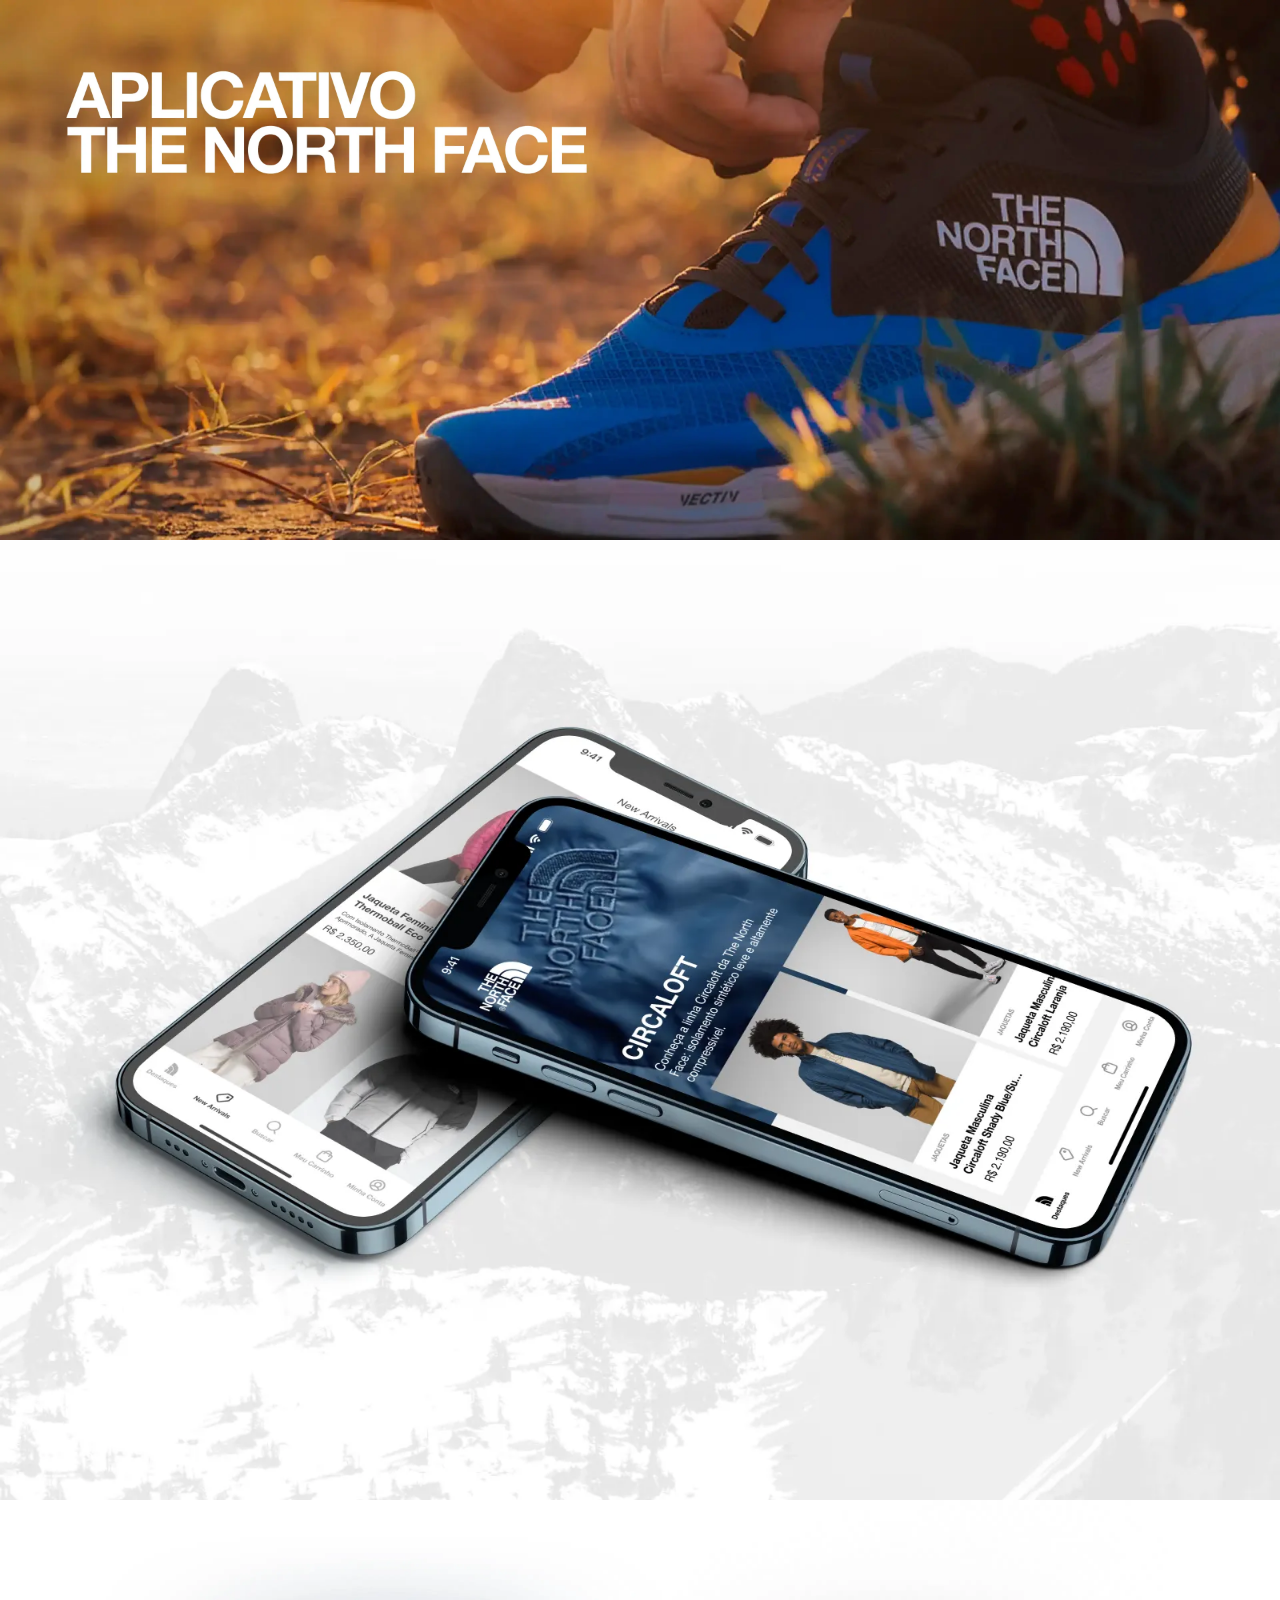
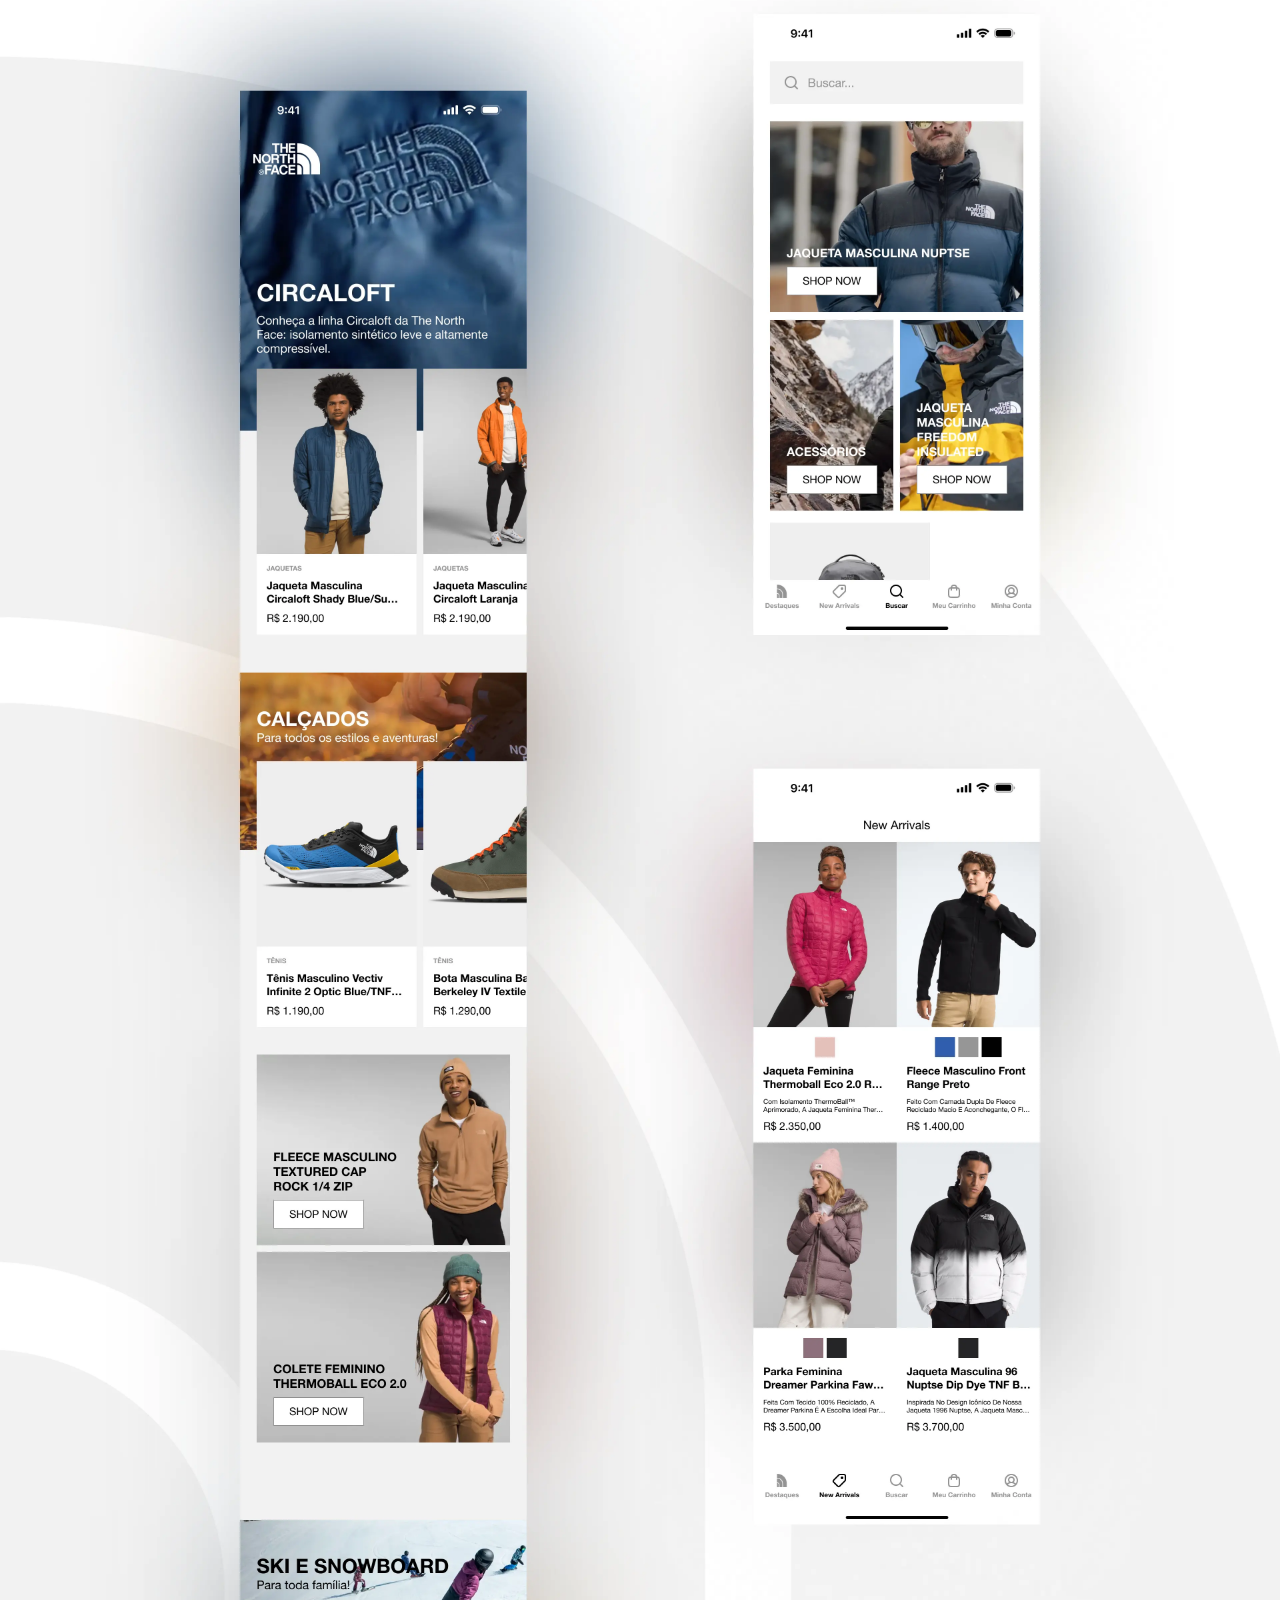
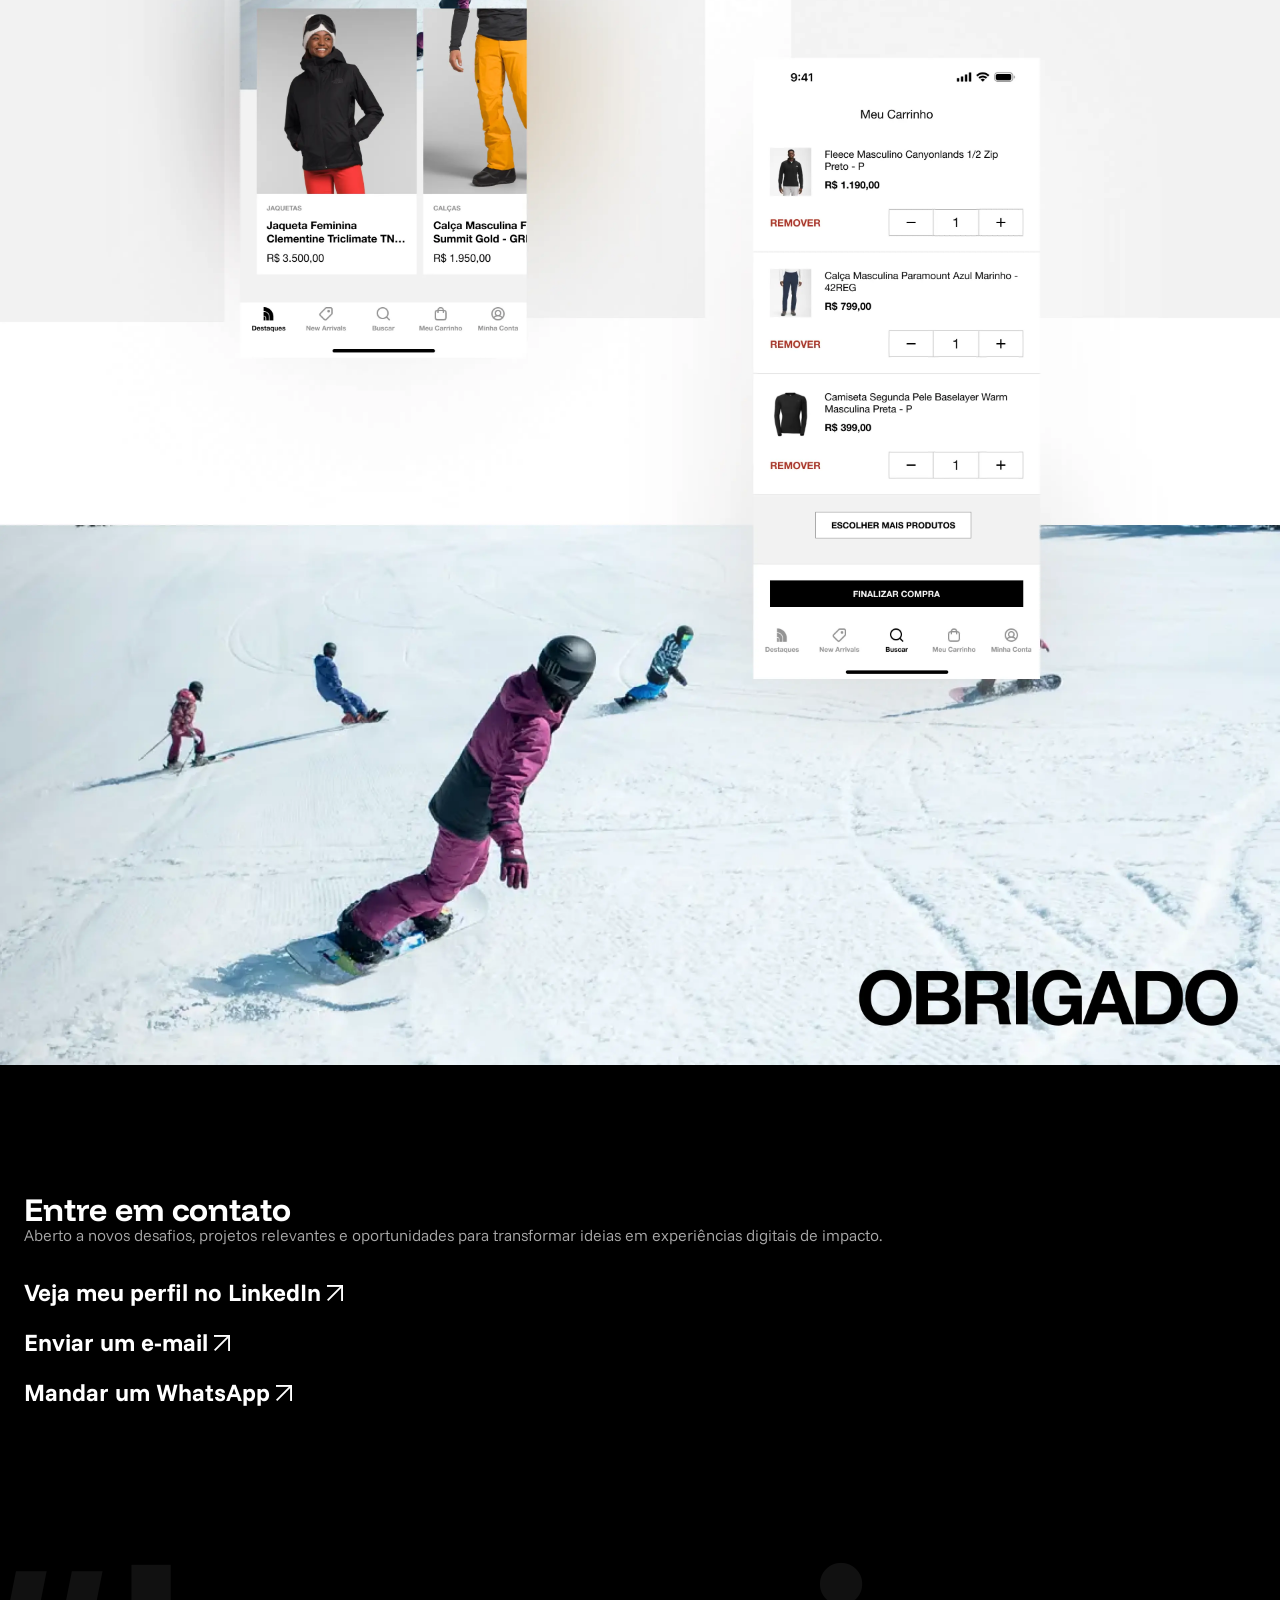
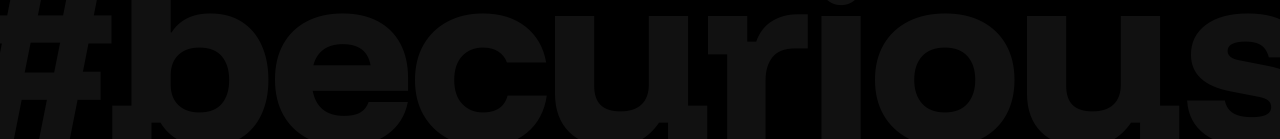
<file: thenorthface/index.html>
<!DOCTYPE html>
<html lang="pt-BR">
<head>
    <title>Aplicativo The North Face – Marcos Paulo Pagano</title>
    <meta name="viewport" content="width=device-width, initial-scale=1.0, maximum-scale=1.0, user-scalable=no">
    <meta charset="UTF-8">
    <link rel="stylesheet" href="../style.css">
    <link rel="icon" type="image/x-icon" href="../favicon.ico">
    <link rel="preconnect" href="https://fonts.googleapis.com">
    <link rel="preconnect" href="https://fonts.gstatic.com" crossorigin>
    <link href="https://fonts.googleapis.com/css2?family=Funnel+Display:wght@100..800&display=swap" rel="stylesheet">
    <link href="https://fonts.googleapis.com/css2?family=Funnel+Sans:ital,wght@0,100..800;1,300..800&display=swap" rel="stylesheet">
    <!-- <meta http-equiv="refresh" content="0; url=https://www.behance.net/mppagano"> -->
</head>
<body>


    <img src="cover.webp" class="work-full-image" />
    <img src="app-mockup.webp" class="work-full-image" />
    <img src="detail.webp" class="work-full-image" loading="lazy" />




    
    
<section id="contact">
    <div id="contact-title">
        <h2>Entre em contato</h2>
        <p class="contact-text">Aberto a novos desafios, projetos relevantes e oportunidades para transformar ideias em experiências digitais de impacto.</p>
    </div>

    <div class="contact-links">
        <a target="_blank" href="https://www.linkedin.com/in/mppagano">Veja meu perfil no LinkedIn <svg width="16" height="16" viewBox="0 0 24 24" fill="none" xmlns="http://www.w3.org/2000/svg"><g clip-path="url(#clip0_25_41)"><path d="M0 22.0002L22 0L24 2L2 24.0002L0 22.0002Z" fill="white" style="fill:white;fill-opacity:1;"/><rect width="24" height="2.83" fill="white" style="fill:white;fill-opacity:1;"/><rect x="21.17" width="2.83" height="24" fill="white" style="fill:white;fill-opacity:1;"/></g><defs><clipPath id="clip0_25_41"><rect width="24" height="24" fill="white" style="fill:white;fill-opacity:1;"/></clipPath></defs></svg></a><br /><br />
        <a href="mailto:mppagano@gmail.com">Enviar um e-mail <svg width="16" height="16" viewBox="0 0 24 24" fill="none" xmlns="http://www.w3.org/2000/svg"><g clip-path="url(#clip0_25_41)"><path d="M0 22.0002L22 0L24 2L2 24.0002L0 22.0002Z" fill="white" style="fill:white;fill-opacity:1;"/><rect width="24" height="2.83" fill="white" style="fill:white;fill-opacity:1;"/><rect x="21.17" width="2.83" height="24" fill="white" style="fill:white;fill-opacity:1;"/></g><defs><clipPath id="clip0_25_41"><rect width="24" height="24" fill="white" style="fill:white;fill-opacity:1;"/></clipPath></defs></svg></a><br /><br />
        <a href="https://wa.me/5511991570157">Mandar um WhatsApp <svg width="16" height="16" viewBox="0 0 24 24" fill="none" xmlns="http://www.w3.org/2000/svg"><g clip-path="url(#clip0_25_41)"><path d="M0 22.0002L22 0L24 2L2 24.0002L0 22.0002Z" fill="white" style="fill:white;fill-opacity:1;"/><rect width="24" height="2.83" fill="white" style="fill:white;fill-opacity:1;"/><rect x="21.17" width="2.83" height="24" fill="white" style="fill:white;fill-opacity:1;"/></g><defs><clipPath id="clip0_25_41"><rect width="24" height="24" fill="white" style="fill:white;fill-opacity:1;"/></clipPath></defs></svg></a>
    </div>
</section>


    
<footer id="footer">
  <div class="footer-hero-text">#becurious</div>
</footer>
</body>
</file>
<file: style.css>
@import url('https://fonts.googleapis.com/css2?family=Funnel+Display:wght@300..800&display=swap');
@import url('https://fonts.googleapis.com/css2?family=Funnel+Sans:ital,wght@0,300..800;1,300..800&display=swap');

* {
margin: 0;
padding: 0;
box-sizing: border-box;
}

::selection {
background-color: #0F0; /* Cor do fundo do destaque */
color: #000;           /* Cor da fonte do texto */
}

/* Opcional: Suporte para navegadores antigos baseados em Firefox */
::-moz-selection {
background-color: #0F0;
color: #000;
}

body {
font-family: "Funnel Sans", sans-serif;
font-optical-sizing: auto;
font-style: normal;
background-color: #000;
}

img {
display: block;
}




/* ESTILOS DE TEXTO */
h1 {
font-family: "Funnel Display", sans-serif;
font-size: 128px;
font-weight: 700;
line-height: 0.8;
}

h2 {
font-family: "Funnel Display", sans-serif;
font-size: 32px;
font-weight: 700;
line-height: 0.8;
}

h3 {
font-family: "Funnel Display", sans-serif;
font-size: 24px;
font-weight: 700;
}

h4 {
font-family: "Funnel Display", sans-serif;
font-size: 18px;
font-weight: 700;
}

h5 {
font-family: "Funnel Display", sans-serif;
font-size: 14px;
font-weight: 700;
}

h6 {
font-family: "Funnel Display", sans-serif;
font-size: 12px;
font-weight: 700;
}

p {
font-family: "Funnel Sans", sans-serif;
font-size: 18px;
font-weight: 300;
}









/*   N A V   */
nav {
padding: 32px;
color: #fff;
justify-content: space-between; align-items: center;
background-color: rgba(0, 0, 0, 0.9); backdrop-filter: blur(25px); -webkit-backdrop-filter: blur(25px);
top: 0; left: 0; width: 100%; z-index: 1000; box-sizing: border-box; position: fixed; display: flex;
}

.nav-links {
display: flex;
font-size: 16px; font-family: "Funnel Sans", sans-serif; font-weight: 300;
gap: 32px;
}

.nav-links a {
color: #aaa; text-decoration: none;
}

.nav-links a:hover {
color: #fff; text-decoration: underline;
}

.logo {
}

@media (max-width: 768px) {
    nav {
    padding: 24px;
    }
    
    .nav-links {
    gap: 16px;
    }
}









/*   H E R O   */
#hero {
align-items: center; justify-content: center; display: flex;
width: 100%;
    padding-top: 240px;
    padding-left: 24px;
    padding-right: 24px;
    padding-bottom: 24px;
background-color: #000;
}

#hero h1 {
color: #fff;
}

#hero p {
color: #aaa; font-size: 24px; font-weight: 100;
}

.hero-content {
max-width: 1234px; display: flex; flex-direction: column; gap: 32px; width: 100%; margin: 0 auto; align-items: flex-start;
}

@media (max-width: 768px) {
    #hero {
    padding: 128px 24px;
    }

    .hero-content {
    gap: 24px;
    }
    
    #hero h1 {
    font-size: 64px;
    }
}





#experience {
align-items: center;
justify-content: center;
width: 100%;
display: flex;
flex-direction: column;
padding: 64px 24px;
}

#experience-title {
max-width: 1234px;
width: 100%;
padding: 32px 0px;
}

#experience h2 {
font-family: "Funnel Display", sans-serif;
font-weight: 700;
color: #fff;
line-height: 1;
}

.experience-line {
display: flex;
width: 100%;
max-width: 1234px;
border-bottom: 1px solid #111;
padding: 32px 0px;
}

.experience-period {
width: 150px;
flex-shrink: 0;
color: #555;
text-align: left !important;
font-family: "Funnel Sans", sans-serif;
font-size: 14px;
display: grid;
align-content: center;
}

.experience-enterprise {
flex-grow: 1;
color: #fff;
}

.experience-text {
font-family: "Funnel Sans", sans-serif;
font-size: 16px;
color: #aaa;
}

@media (max-width: 768px) {
    #experience {
        padding: 64px 16px;
        }
    }
















#about {
align-items: center;
justify-content: center;
width: 100%;
    padding-top: 160px;
    padding-left: 24px;
    padding-right: 24px;
    padding-bottom: 0px;
background-color: #000;
display: flex;
}

.about-container {
display: flex;
flex-direction: row;
gap: 64px;
max-width: 1234px;
width: 100%;
}

.about-esquerda {
flex: 1;
width: 100%;
}

.about-direita {
flex: 1;
display: flex;
flex-direction: column;
gap: 24px;
width: 100%;
}

.about-picture {
width: 100%;
height: auto;
border-radius: 0px;
object-fit: cover;
}

.about-title {
color: #fff;
}

.about-text {
color: #aaa;
}

.social-link {
fill: #fff;
opacity: 0.66;
transition: opacity 250ms ease;
}

.social-link:hover {
opacity: 1;
}

    @media (max-width: 768px) {
        #about { padding: 0px 24px; }
        .about-container { flex-direction: column; }
        }









/* W O R K */
#work {
    align-items: center;
    justify-content: center;
    width: 100%;
    display: flex;
    flex-direction: column;
    padding: 64px 24px;
    }

#work-title {
    max-width: 1234px;
    width: 100%;
    padding: 32px 0px;
    }

#work h2 {
font-family: "Funnel Display", sans-serif;
font-weight: 700;
color: #fff;
line-height: 1;
}

.portfolio-grid {
  display: grid;
  grid-template-columns: 1fr;
  gap: 8px;
  max-width: 1234px;
width: 100%;
padding: 32px 0px;
}

.portfolio-title {
  font-size: 18px
  font-weight: 700;
  margin: 0;
  color: #fff;
}

.portfolio-description {
  font-size: 12px;
  margin: 0;
  color: #999;
}

.portfolio-content {
background-color: #0f0;
}

@media (min-width: 768px) {
    .portfolio-grid {
    grid-template-columns: repeat(3, 1fr);
    }
        
    #work {
        padding: 64px 24px;
        }
    }

.portfolio-item {
width: 100%;
aspect-ratio: 4 / 3;
overflow: hidden;
background-color: #f0f0f0;
}

.portfolio-item:hover {
transition: opacity 0.3s ease;
opacity: 0.66;
}

.portfolio-item img {
width: 100%;
height: 100%;
object-fit: cover;
display: block;
}













/*   C O N T A C T   */
#contact {
align-items: center;
justify-content: center;
width: 100%;
display: flex;
flex-direction: column;
padding: 128px 24px;
gap: 32px;
}

#contact-title {
max-width: 1234px;
width: 100%;
}

#contact h2 {
font-family: "Funnel Display", sans-serif;
font-weight: 700;
color: #fff;
line-height: 1;
}

.contact-text {
font-family: "Funnel Sans", sans-serif;
font-size: 16px;
color: #aaa;
}

.contact-links {
max-width: 1234px;
width: 100%;
text-align: left;
}

.contact-links a {
font-family: "Funnel Sans", sans-serif;
font-size: 24px;
color: #fff;
font-weight: 700;
text-decoration: none;
}

.contact-links a:hover {
color: #fff;
font-weight: 700;
text-decoration: underline;
}

@media (min-width: 768px) {
}





/*   I M A G E  P O R T F O L I O   */
.work-full-image {
width: 100%;
}






/*   F O O T E R   */
footer {
width: 100%; overflow: hidden;
padding-top: 24px;
}

.footer-hero-text {
font-family: "Funnel Display", sans-serif; font-weight: 800; line-height: 0.7; font-size: 20vw; text-align: center; color: #111;
width: 106vw; margin-left: -3vw; letter-spacing: -0.02em; white-space: nowrap; user-select: none;
}





/* LAZY LOADING */
.lazy-image {
  opacity: 0;
  transition: opacity 0.5s ease-in-out;
}

.lazy-image.loaded {
  opacity: 1;
}
</file>
